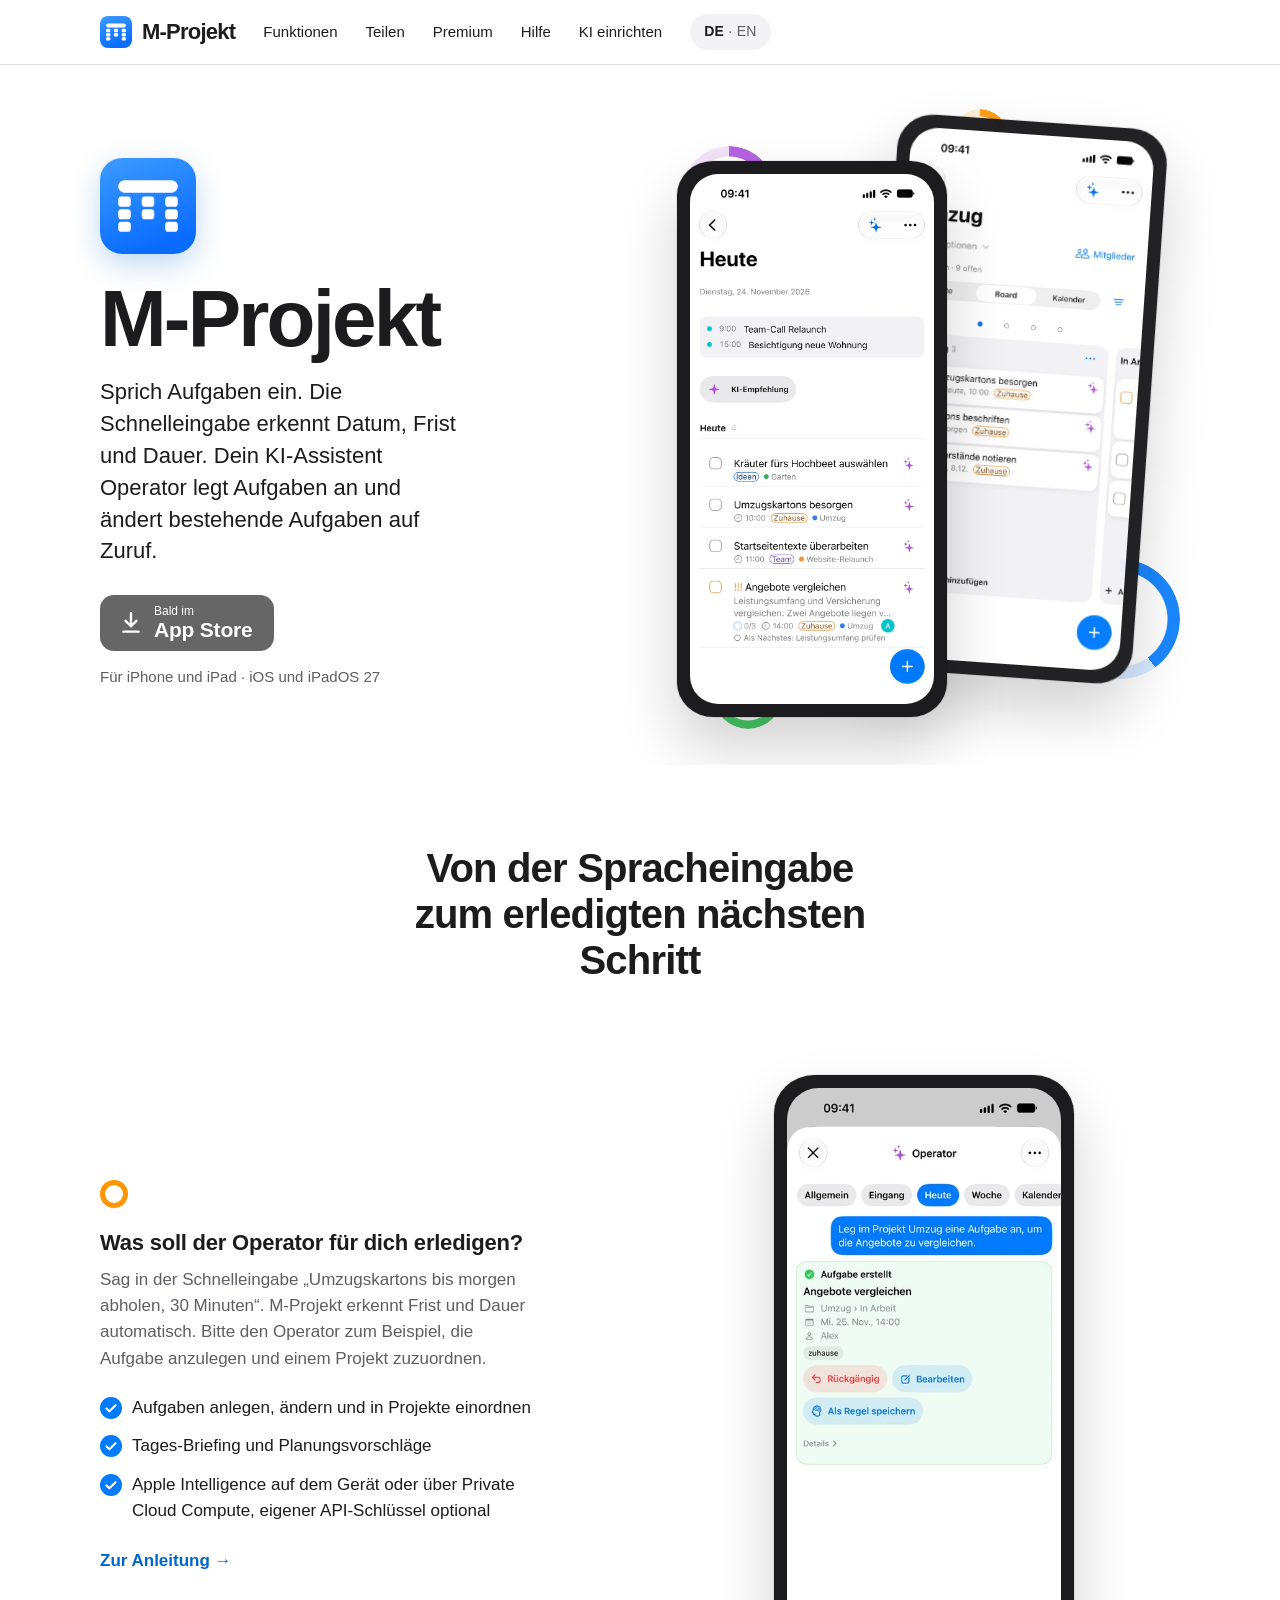
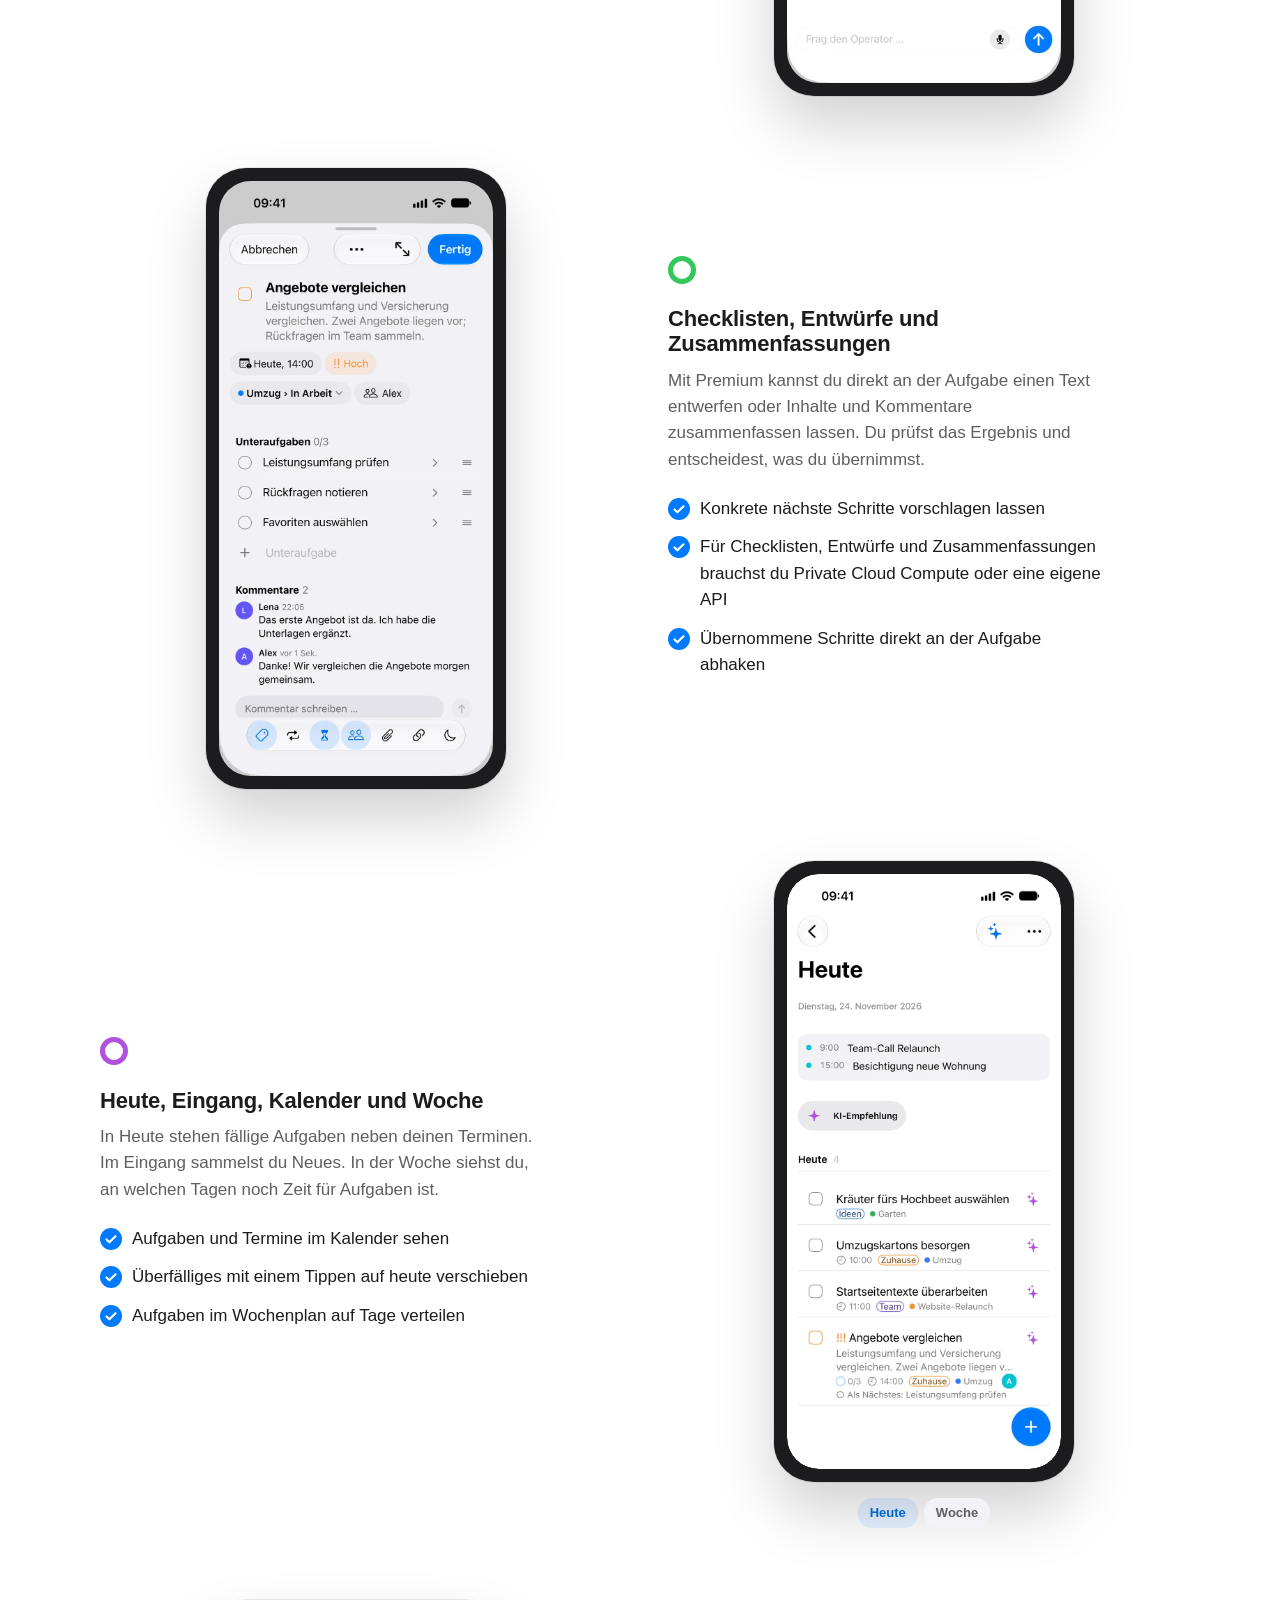
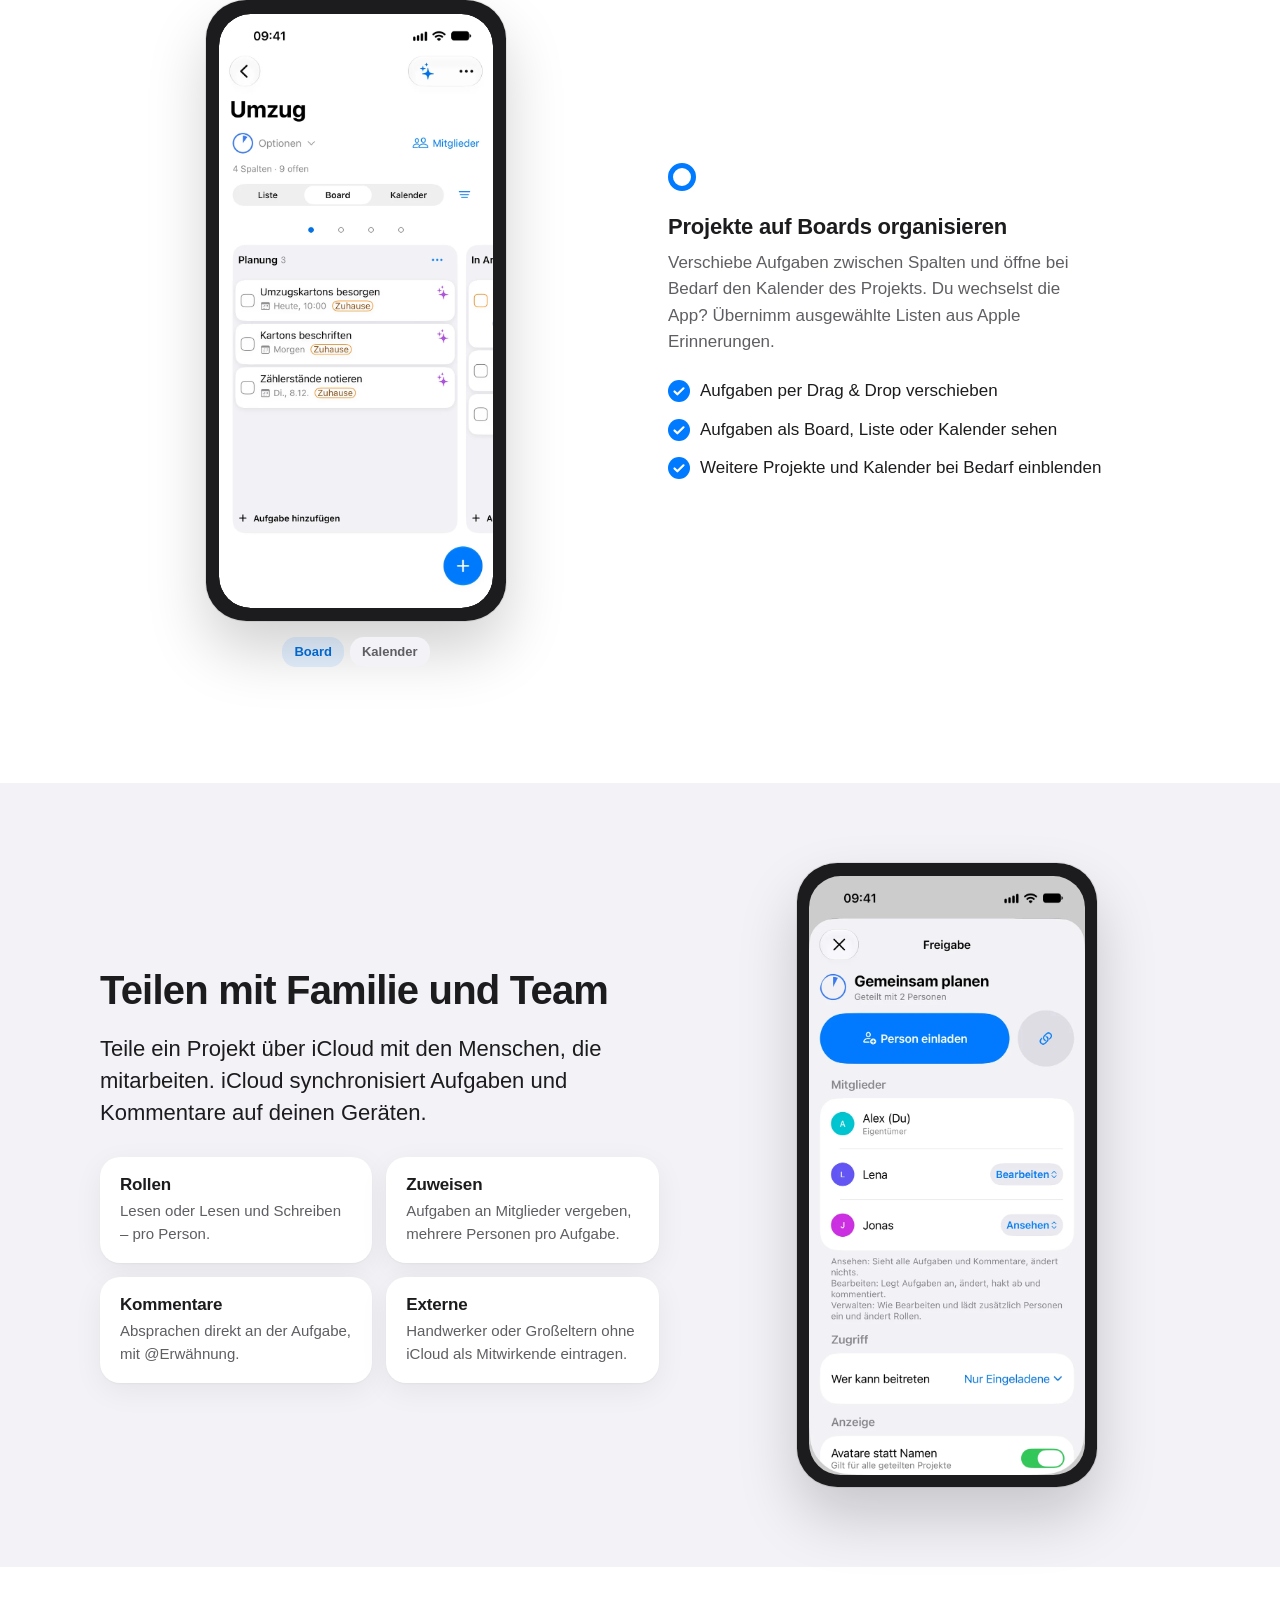
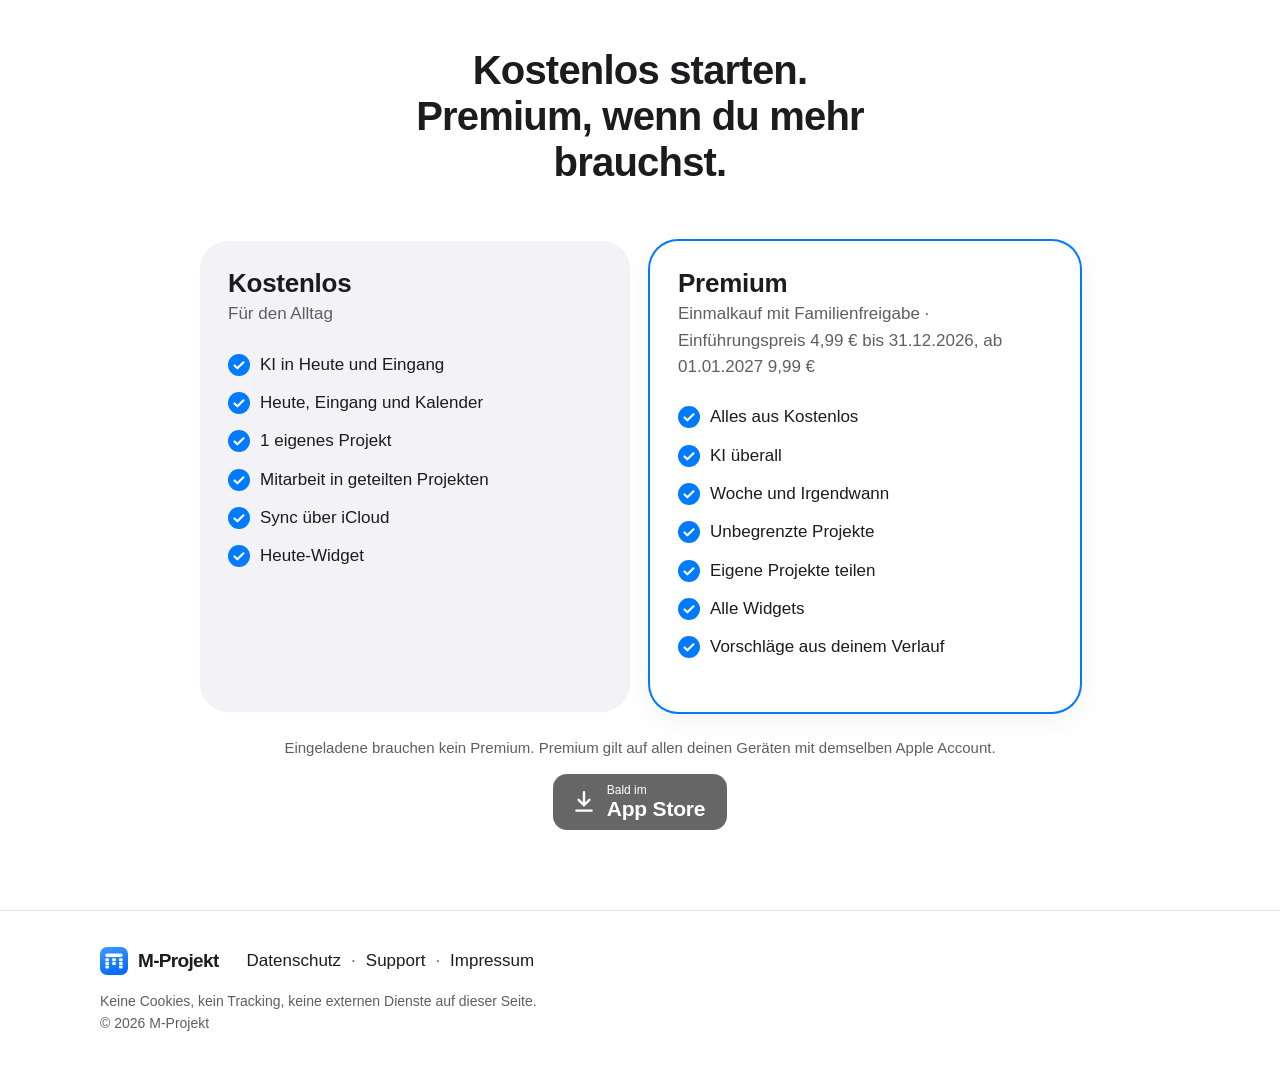
<file: index.html>
<!doctype html>
<html lang="de">
<head>
<meta charset="utf-8">
<meta name="viewport" content="width=device-width, initial-scale=1, viewport-fit=cover">
<title>M-Projekt – Aufgaben diktieren und mit KI planen</title>
<meta name="description" content="Sprich Aufgaben ein. Die Schnelleingabe erkennt Datum, Frist und Dauer. Der Operator legt Aufgaben an, ändert sie und entwirft Texte.">
<meta name="color-scheme" content="light dark">
<meta name="theme-color" content="#ffffff" media="(prefers-color-scheme: light)">
<meta name="theme-color" content="#000000" media="(prefers-color-scheme: dark)">
<link rel="icon" href="assets/app-icon.svg" type="image/svg+xml">
<link rel="apple-touch-icon" href="assets/apple-touch-icon.png">
<link rel="alternate" hreflang="en" href="en/index.html">
<link rel="stylesheet" href="assets/site.css">
<script src="assets/site.js"></script>
</head>
<body class="page-index">
<a class="skip" href="#inhalt">Zum Inhalt springen</a>
<header class="top">
<div class="wrap top-in">
<a class="brand" href="index.html" aria-label="M-Projekt"><img src="assets/app-icon.svg" alt="" width="32" height="32"><span class="wm" aria-hidden="true">M-Projekt</span></a>
<nav aria-label="Hauptnavigation"><ul class="nav"><li><a href="index.html#funktionen">Funktionen</a></li><li><a href="index.html#teilen">Teilen</a></li><li><a href="index.html#premium">Premium</a></li><li><a href="hilfe.html">Hilfe</a></li><li><a href="ki-setup.html">KI einrichten</a></li></ul></nav>
<a class="lang" href="en/index.html" hreflang="en" lang="en" aria-label="English"><span aria-hidden="true"><b>DE</b> · EN</span></a>
</div>
</header>
<main id="inhalt">
<section class="hero">
<div class="wrap hero-in">
<div class="hero-txt">
<img class="hero-icon" src="assets/app-icon.svg" alt="" width="96" height="96">
<h1 class="hero-wm"><span class="wm wm-xl">M-Projekt</span></h1>
<p class="lead">Sprich Aufgaben ein. Die Schnelleingabe erkennt Datum, Frist und Dauer. Dein KI-Assistent Operator legt Aufgaben an und ändert bestehende Aufgaben auf Zuruf.</p>
<div class="hero-cta"><span class="store soon" role="note" aria-label="M-Projekt: bald im App Store"><svg class="store-ic" viewBox="0 0 24 24" aria-hidden="true"><path d="M12 3v12m0 0l-5-5m5 5l5-5M5 20h14" fill="none" stroke="currentColor" stroke-width="2.2" stroke-linecap="round" stroke-linejoin="round"/></svg><span><small>Bald im</small><strong>App Store</strong></span></span></div>
<p class="muted small">Für iPhone und iPad · iOS und iPadOS 27</p>
</div>
<div class="hero-img"><div class="rings hero-rings" aria-hidden="true"><span style="--c:#af52de;--p:50%"></span><span style="--c:#007aff;--p:40%"></span><span style="--c:#34c759;--p:65%"></span><span style="--c:#ff9500;--p:20%"></span></div><figure class="phone back"><picture><source srcset="assets/img/board-dark.webp" media="(prefers-color-scheme: dark)"><img src="assets/img/board.webp" alt="Projekt „Umzug“ als Board mit der Spalte Planung und ihren Aufgaben." width="402" height="874" decoding="async"></picture></figure><figure class="phone front"><picture><source srcset="assets/img/heute-dark.webp" media="(prefers-color-scheme: dark)"><img src="assets/img/heute.webp" alt="M-Projekt auf dem iPhone: die Ansicht Heute mit zwei Terminen, einer KI-Empfehlung und den Aufgaben des Tages." width="402" height="874" decoding="async"></picture></figure></div>
</div>
</section>
<section class="sec" id="funktionen" aria-labelledby="h-funktionen">
<div class="wrap">
<h2 id="h-funktionen" class="sec-title">Von der Spracheingabe zum erledigten nächsten Schritt</h2>
<article class="feat reveal" id="f-ki">
<div class="feat-txt"><span class="ring-dot" style="--c:#ff9500" aria-hidden="true"></span><h3>Was soll der Operator für dich erledigen?</h3><p>Sag in der Schnelleingabe „Umzugskartons bis morgen abholen, 30 Minuten“. M-Projekt erkennt Frist und Dauer automatisch. Bitte den Operator zum Beispiel, die Aufgabe anzulegen und einem Projekt zuzuordnen.</p><ul class="ticks"><li><svg class="ck" viewBox="0 0 20 20" aria-hidden="true"><path d="M5 10.5l3.2 3.2L15 7" fill="none" stroke="currentColor" stroke-width="2.4" stroke-linecap="round" stroke-linejoin="round"/></svg>Aufgaben anlegen, ändern und in Projekte einordnen</li><li><svg class="ck" viewBox="0 0 20 20" aria-hidden="true"><path d="M5 10.5l3.2 3.2L15 7" fill="none" stroke="currentColor" stroke-width="2.4" stroke-linecap="round" stroke-linejoin="round"/></svg>Tages-Briefing und Planungsvorschläge</li><li><svg class="ck" viewBox="0 0 20 20" aria-hidden="true"><path d="M5 10.5l3.2 3.2L15 7" fill="none" stroke="currentColor" stroke-width="2.4" stroke-linecap="round" stroke-linejoin="round"/></svg>Apple Intelligence auf dem Gerät oder über Private Cloud Compute, eigener API-Schlüssel optional</li></ul><p><a class="link" href="ki-setup.html">Zur Anleitung →</a></p></div>
<div class="feat-img"><figure class="phone "><picture><img src="assets/img/ki-vorschlag.webp" alt="Operator hat eine Aufgabe angelegt, mit Rückgängig und Bearbeiten." width="402" height="874" loading="lazy" decoding="async"></picture></figure></div></article>
<article class="feat reveal rev" id="f-unteraufgaben">
<div class="feat-txt"><span class="ring-dot" style="--c:#34c759" aria-hidden="true"></span><h3>Checklisten, Entwürfe und Zusammenfassungen</h3><p>Mit Premium kannst du direkt an der Aufgabe einen Text entwerfen oder Inhalte und Kommentare zusammenfassen lassen. Du prüfst das Ergebnis und entscheidest, was du übernimmst.</p><ul class="ticks"><li><svg class="ck" viewBox="0 0 20 20" aria-hidden="true"><path d="M5 10.5l3.2 3.2L15 7" fill="none" stroke="currentColor" stroke-width="2.4" stroke-linecap="round" stroke-linejoin="round"/></svg>Konkrete nächste Schritte vorschlagen lassen</li><li><svg class="ck" viewBox="0 0 20 20" aria-hidden="true"><path d="M5 10.5l3.2 3.2L15 7" fill="none" stroke="currentColor" stroke-width="2.4" stroke-linecap="round" stroke-linejoin="round"/></svg>Für Checklisten, Entwürfe und Zusammenfassungen brauchst du Private Cloud Compute oder eine eigene API</li><li><svg class="ck" viewBox="0 0 20 20" aria-hidden="true"><path d="M5 10.5l3.2 3.2L15 7" fill="none" stroke="currentColor" stroke-width="2.4" stroke-linecap="round" stroke-linejoin="round"/></svg>Übernommene Schritte direkt an der Aufgabe abhaken</li></ul></div>
<div class="feat-img"><figure class="phone "><picture><source srcset="assets/img/unteraufgaben-dark.webp" media="(prefers-color-scheme: dark)"><img src="assets/img/unteraufgaben.webp" alt="Eine geöffnete Aufgabe mit drei Unteraufgaben und Kommentaren." width="402" height="874" loading="lazy" decoding="async"></picture></figure></div></article>
<article class="feat reveal" id="f-heute">
<div class="feat-txt"><span class="ring-dot" style="--c:#af52de" aria-hidden="true"></span><h3>Heute, Eingang, Kalender und Woche</h3><p>In Heute stehen fällige Aufgaben neben deinen Terminen. Im Eingang sammelst du Neues. In der Woche siehst du, an welchen Tagen noch Zeit für Aufgaben ist.</p><ul class="ticks"><li><svg class="ck" viewBox="0 0 20 20" aria-hidden="true"><path d="M5 10.5l3.2 3.2L15 7" fill="none" stroke="currentColor" stroke-width="2.4" stroke-linecap="round" stroke-linejoin="round"/></svg>Aufgaben und Termine im Kalender sehen</li><li><svg class="ck" viewBox="0 0 20 20" aria-hidden="true"><path d="M5 10.5l3.2 3.2L15 7" fill="none" stroke="currentColor" stroke-width="2.4" stroke-linecap="round" stroke-linejoin="round"/></svg>Überfälliges mit einem Tippen auf heute verschieben</li><li><svg class="ck" viewBox="0 0 20 20" aria-hidden="true"><path d="M5 10.5l3.2 3.2L15 7" fill="none" stroke="currentColor" stroke-width="2.4" stroke-linecap="round" stroke-linejoin="round"/></svg>Aufgaben im Wochenplan auf Tage verteilen</li></ul></div>
<div class="feat-img"><figure class="phone cycle"><div class="screen"><picture class="layer l0"><source srcset="assets/img/heute-dark.webp" media="(prefers-color-scheme: dark)"><img src="assets/img/heute.webp" alt="M-Projekt auf dem iPhone: die Ansicht Heute mit zwei Terminen, einer KI-Empfehlung und den Aufgaben des Tages." width="402" height="874" loading="lazy" decoding="async"></picture><picture class="layer l1"><source srcset="assets/img/woche-dark.webp" media="(prefers-color-scheme: dark)"><img src="assets/img/woche.webp" alt="" width="402" height="874" loading="lazy" decoding="async"></picture></div></figure><div class="cyc-labels" aria-hidden="true"><span class="cyc-l l0">Heute</span><span class="cyc-l l1">Woche</span></div></div></article>
<article class="feat reveal rev" id="f-projekte">
<div class="feat-txt"><span class="ring-dot" style="--c:#007aff" aria-hidden="true"></span><h3>Projekte auf Boards organisieren</h3><p>Verschiebe Aufgaben zwischen Spalten und öffne bei Bedarf den Kalender des Projekts. Du wechselst die App? Übernimm ausgewählte Listen aus Apple Erinnerungen.</p><ul class="ticks"><li><svg class="ck" viewBox="0 0 20 20" aria-hidden="true"><path d="M5 10.5l3.2 3.2L15 7" fill="none" stroke="currentColor" stroke-width="2.4" stroke-linecap="round" stroke-linejoin="round"/></svg>Aufgaben per Drag & Drop verschieben</li><li><svg class="ck" viewBox="0 0 20 20" aria-hidden="true"><path d="M5 10.5l3.2 3.2L15 7" fill="none" stroke="currentColor" stroke-width="2.4" stroke-linecap="round" stroke-linejoin="round"/></svg>Aufgaben als Board, Liste oder Kalender sehen</li><li><svg class="ck" viewBox="0 0 20 20" aria-hidden="true"><path d="M5 10.5l3.2 3.2L15 7" fill="none" stroke="currentColor" stroke-width="2.4" stroke-linecap="round" stroke-linejoin="round"/></svg>Weitere Projekte und Kalender bei Bedarf einblenden</li></ul></div>
<div class="feat-img"><figure class="phone cycle"><div class="screen"><picture class="layer l0"><source srcset="assets/img/board-dark.webp" media="(prefers-color-scheme: dark)"><img src="assets/img/board.webp" alt="Projekt „Umzug“ als Board mit der Spalte Planung und ihren Aufgaben." width="402" height="874" loading="lazy" decoding="async"></picture><picture class="layer l1"><source srcset="assets/img/kalender-dark.webp" media="(prefers-color-scheme: dark)"><img src="assets/img/kalender.webp" alt="" width="402" height="874" loading="lazy" decoding="async"></picture></div></figure><div class="cyc-labels" aria-hidden="true"><span class="cyc-l l0">Board</span><span class="cyc-l l1">Kalender</span></div></div></article>
</div>
</section>
<section class="sec alt" id="teilen" aria-labelledby="h-teilen">
<div class="wrap share">
<div class="share-txt"><h2 id="h-teilen">Teilen mit Familie und Team</h2><p class="lead">Teile ein Projekt über iCloud mit den Menschen, die mitarbeiten. iCloud synchronisiert Aufgaben und Kommentare auf deinen Geräten.</p><ul class="share-grid"><li class="reveal" style="--d:0ms"><h3>Rollen</h3><p>Lesen oder Lesen und Schreiben – pro Person.</p></li><li class="reveal" style="--d:90ms"><h3>Zuweisen</h3><p>Aufgaben an Mitglieder vergeben, mehrere Personen pro Aufgabe.</p></li><li class="reveal" style="--d:180ms"><h3>Kommentare</h3><p>Absprachen direkt an der Aufgabe, mit @Erwähnung.</p></li><li class="reveal" style="--d:270ms"><h3>Externe</h3><p>Handwerker oder Großeltern ohne iCloud als Mitwirkende eintragen.</p></li></ul></div>
<div class="share-img reveal"><figure class="phone "><picture><source srcset="assets/img/teilen-dark.webp" media="(prefers-color-scheme: dark)"><img src="assets/img/teilen.webp" alt="Das Freigabe-Sheet eines Projekts mit Mitgliedern und ihren Rollen." width="402" height="874" loading="lazy" decoding="async"></picture></figure></div>
</div>
</section>
<section class="sec" id="premium" aria-labelledby="h-premium">
<div class="wrap">
<h2 id="h-premium" class="sec-title">Kostenlos starten. Premium, wenn du mehr brauchst.</h2>
<div class="plans">
<div class="plan reveal"><h3>Kostenlos</h3><p class="muted">Für den Alltag</p><ul class="ticks"><li><svg class="ck" viewBox="0 0 20 20" aria-hidden="true"><path d="M5 10.5l3.2 3.2L15 7" fill="none" stroke="currentColor" stroke-width="2.4" stroke-linecap="round" stroke-linejoin="round"/></svg>KI in Heute und Eingang</li><li><svg class="ck" viewBox="0 0 20 20" aria-hidden="true"><path d="M5 10.5l3.2 3.2L15 7" fill="none" stroke="currentColor" stroke-width="2.4" stroke-linecap="round" stroke-linejoin="round"/></svg>Heute, Eingang und Kalender</li><li><svg class="ck" viewBox="0 0 20 20" aria-hidden="true"><path d="M5 10.5l3.2 3.2L15 7" fill="none" stroke="currentColor" stroke-width="2.4" stroke-linecap="round" stroke-linejoin="round"/></svg>1 eigenes Projekt</li><li><svg class="ck" viewBox="0 0 20 20" aria-hidden="true"><path d="M5 10.5l3.2 3.2L15 7" fill="none" stroke="currentColor" stroke-width="2.4" stroke-linecap="round" stroke-linejoin="round"/></svg>Mitarbeit in geteilten Projekten</li><li><svg class="ck" viewBox="0 0 20 20" aria-hidden="true"><path d="M5 10.5l3.2 3.2L15 7" fill="none" stroke="currentColor" stroke-width="2.4" stroke-linecap="round" stroke-linejoin="round"/></svg>Sync über iCloud</li><li><svg class="ck" viewBox="0 0 20 20" aria-hidden="true"><path d="M5 10.5l3.2 3.2L15 7" fill="none" stroke="currentColor" stroke-width="2.4" stroke-linecap="round" stroke-linejoin="round"/></svg>Heute-Widget</li></ul></div>
<div class="plan pro reveal" style="--d:120ms"><h3>Premium</h3><p class="muted">Einmalkauf mit Familienfreigabe · Einführungspreis 4,99 € bis 31.12.2026, ab 01.01.2027 9,99 €</p><ul class="ticks"><li><svg class="ck" viewBox="0 0 20 20" aria-hidden="true"><path d="M5 10.5l3.2 3.2L15 7" fill="none" stroke="currentColor" stroke-width="2.4" stroke-linecap="round" stroke-linejoin="round"/></svg>Alles aus Kostenlos</li><li><svg class="ck" viewBox="0 0 20 20" aria-hidden="true"><path d="M5 10.5l3.2 3.2L15 7" fill="none" stroke="currentColor" stroke-width="2.4" stroke-linecap="round" stroke-linejoin="round"/></svg>KI überall</li><li><svg class="ck" viewBox="0 0 20 20" aria-hidden="true"><path d="M5 10.5l3.2 3.2L15 7" fill="none" stroke="currentColor" stroke-width="2.4" stroke-linecap="round" stroke-linejoin="round"/></svg>Woche und Irgendwann</li><li><svg class="ck" viewBox="0 0 20 20" aria-hidden="true"><path d="M5 10.5l3.2 3.2L15 7" fill="none" stroke="currentColor" stroke-width="2.4" stroke-linecap="round" stroke-linejoin="round"/></svg>Unbegrenzte Projekte</li><li><svg class="ck" viewBox="0 0 20 20" aria-hidden="true"><path d="M5 10.5l3.2 3.2L15 7" fill="none" stroke="currentColor" stroke-width="2.4" stroke-linecap="round" stroke-linejoin="round"/></svg>Eigene Projekte teilen</li><li><svg class="ck" viewBox="0 0 20 20" aria-hidden="true"><path d="M5 10.5l3.2 3.2L15 7" fill="none" stroke="currentColor" stroke-width="2.4" stroke-linecap="round" stroke-linejoin="round"/></svg>Alle Widgets</li><li><svg class="ck" viewBox="0 0 20 20" aria-hidden="true"><path d="M5 10.5l3.2 3.2L15 7" fill="none" stroke="currentColor" stroke-width="2.4" stroke-linecap="round" stroke-linejoin="round"/></svg>Vorschläge aus deinem Verlauf</li></ul></div>
</div>
<p class="muted center small">Eingeladene brauchen kein Premium. Premium gilt auf allen deinen Geräten mit demselben Apple Account.</p>
<div class="center"><span class="store soon" role="note" aria-label="M-Projekt: bald im App Store"><svg class="store-ic" viewBox="0 0 24 24" aria-hidden="true"><path d="M12 3v12m0 0l-5-5m5 5l5-5M5 20h14" fill="none" stroke="currentColor" stroke-width="2.2" stroke-linecap="round" stroke-linejoin="round"/></svg><span><small>Bald im</small><strong>App Store</strong></span></span></div>
</div>
</section>
</main>
<footer class="foot">
<div class="wrap foot-in">
<div class="foot-brand"><img src="assets/app-icon.svg" alt="" width="28" height="28"><span class="wm wm-s" aria-hidden="true">M-Projekt</span><span class="vh">M-Projekt</span></div>
<nav aria-label="Footer"><ul class="foot-nav"><li><a href="datenschutz.html">Datenschutz</a></li><li><a href="hilfe.html">Support</a></li><li><a href="impressum.html">Impressum</a></li></ul></nav>
<p class="foot-note">Keine Cookies, kein Tracking, keine externen Dienste auf dieser Seite.<br>© 2026 M-Projekt</p>
</div>
</footer>
</body>
</html>
</file>
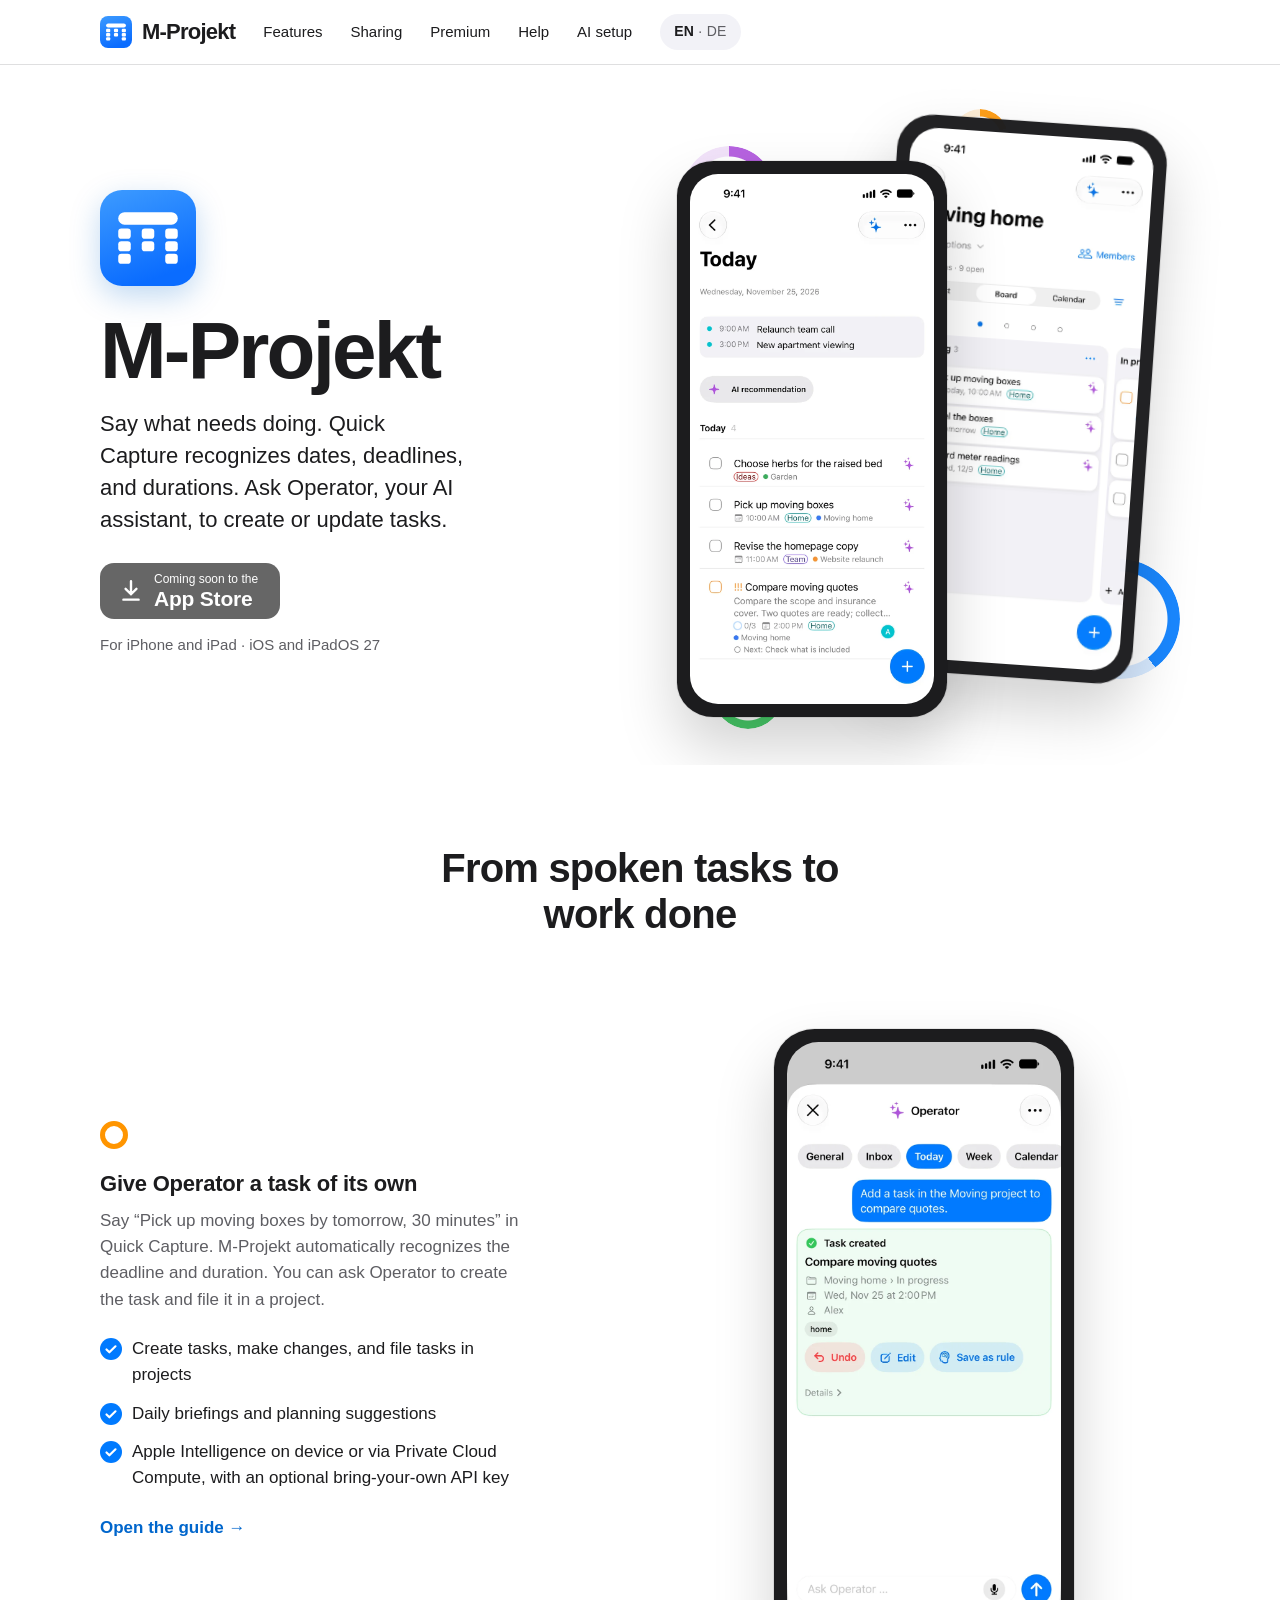
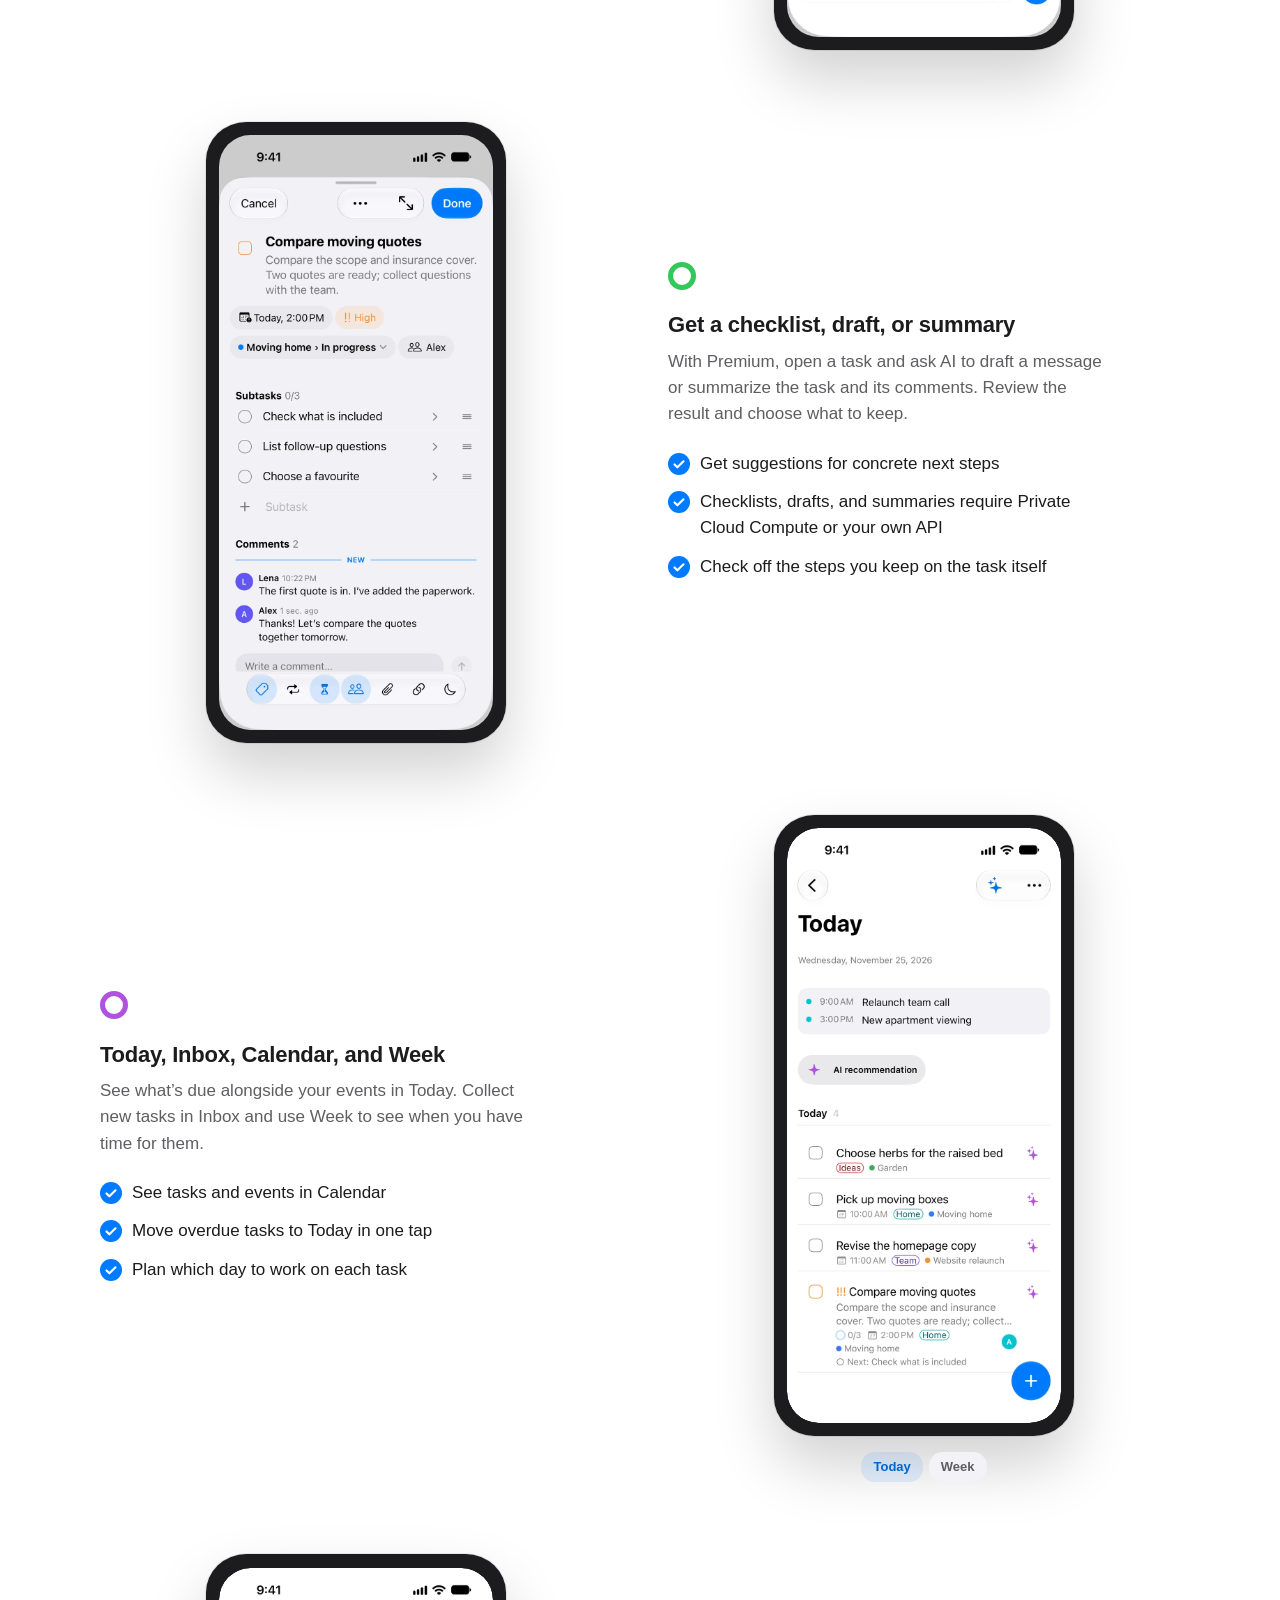
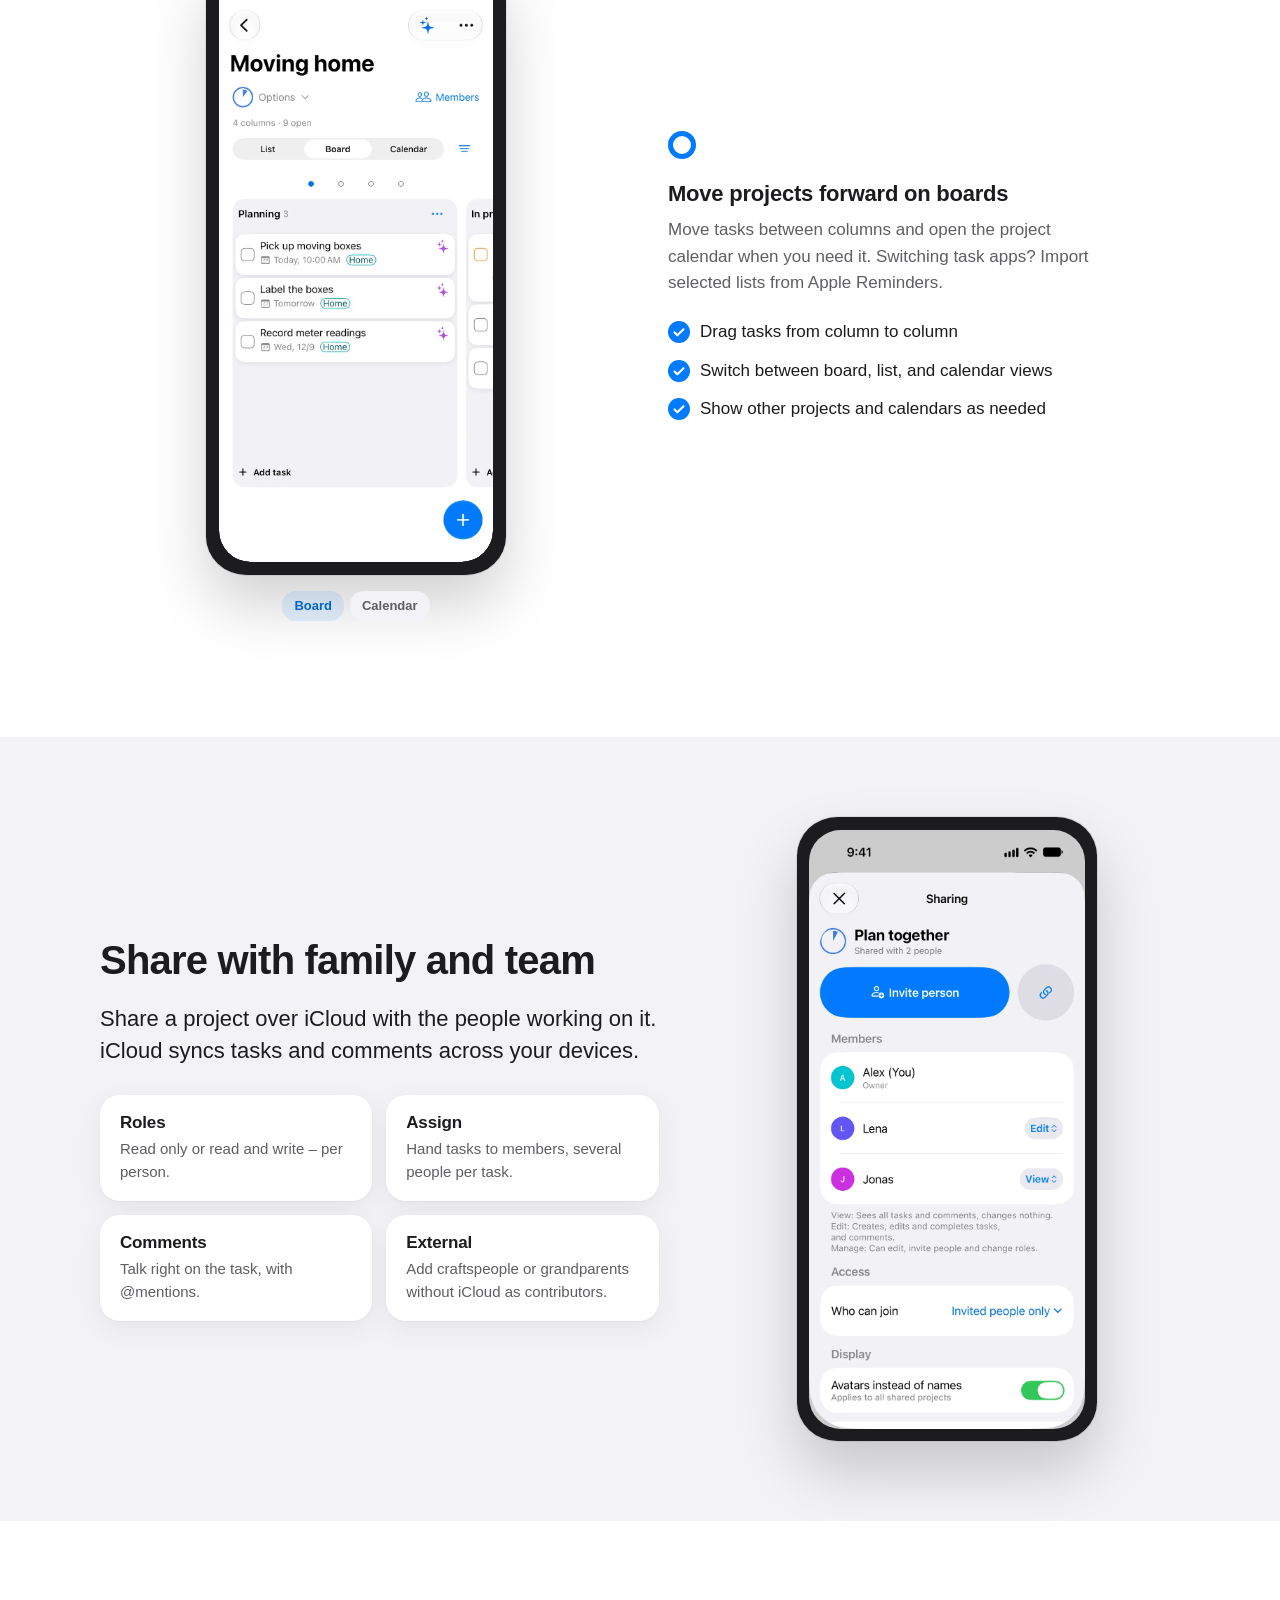
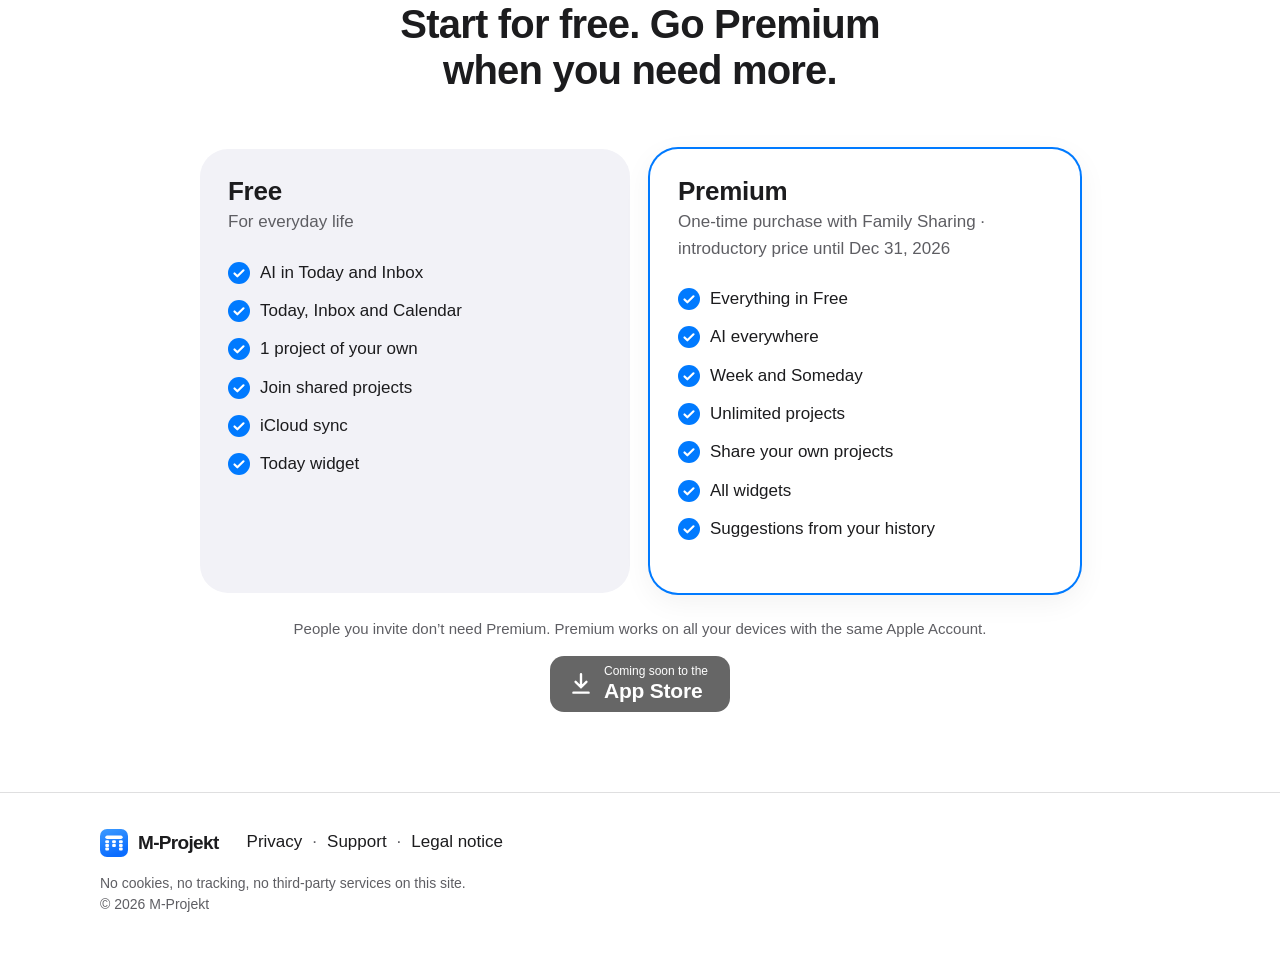
<file: en/index.html>
<!doctype html>
<html lang="en">
<head>
<meta charset="utf-8">
<meta name="viewport" content="width=device-width, initial-scale=1, viewport-fit=cover">
<title>M-Projekt – Dictate tasks and plan with AI</title>
<meta name="description" content="Dictate tasks and let Quick Capture recognize dates, deadlines, and durations. Ask Operator to create tasks, make changes, and draft text.">
<meta name="color-scheme" content="light dark">
<meta name="theme-color" content="#ffffff" media="(prefers-color-scheme: light)">
<meta name="theme-color" content="#000000" media="(prefers-color-scheme: dark)">
<link rel="icon" href="../assets/app-icon.svg" type="image/svg+xml">
<link rel="apple-touch-icon" href="../assets/apple-touch-icon.png">
<link rel="alternate" hreflang="de" href="../index.html">
<link rel="stylesheet" href="../assets/site.css">
<script src="../assets/site.js"></script>
</head>
<body class="page-index">
<a class="skip" href="#inhalt">Skip to content</a>
<header class="top">
<div class="wrap top-in">
<a class="brand" href="index.html" aria-label="M-Projekt"><img src="../assets/app-icon.svg" alt="" width="32" height="32"><span class="wm" aria-hidden="true">M-Projekt</span></a>
<nav aria-label="Main navigation"><ul class="nav"><li><a href="index.html#funktionen">Features</a></li><li><a href="index.html#teilen">Sharing</a></li><li><a href="index.html#premium">Premium</a></li><li><a href="hilfe.html">Help</a></li><li><a href="ki-setup.html">AI setup</a></li></ul></nav>
<a class="lang" href="../index.html" hreflang="de" lang="de" aria-label="Deutsch"><span aria-hidden="true"><b>EN</b> · DE</span></a>
</div>
</header>
<main id="inhalt">
<section class="hero">
<div class="wrap hero-in">
<div class="hero-txt">
<img class="hero-icon" src="../assets/app-icon.svg" alt="" width="96" height="96">
<h1 class="hero-wm"><span class="wm wm-xl">M-Projekt</span></h1>
<p class="lead">Say what needs doing. Quick Capture recognizes dates, deadlines, and durations. Ask Operator, your AI assistant, to create or update tasks.</p>
<div class="hero-cta"><span class="store soon" role="note" aria-label="M-Projekt: coming soon to the App Store"><svg class="store-ic" viewBox="0 0 24 24" aria-hidden="true"><path d="M12 3v12m0 0l-5-5m5 5l5-5M5 20h14" fill="none" stroke="currentColor" stroke-width="2.2" stroke-linecap="round" stroke-linejoin="round"/></svg><span><small>Coming soon to the</small><strong>App Store</strong></span></span></div>
<p class="muted small">For iPhone and iPad · iOS and iPadOS 27</p>
</div>
<div class="hero-img"><div class="rings hero-rings" aria-hidden="true"><span style="--c:#af52de;--p:50%"></span><span style="--c:#007aff;--p:40%"></span><span style="--c:#34c759;--p:65%"></span><span style="--c:#ff9500;--p:20%"></span></div><figure class="phone back"><picture><source srcset="../assets/img/en/board-dark.webp" media="(prefers-color-scheme: dark)"><img src="../assets/img/en/board.webp" alt="The “Moving home” project as a board with the Planning column and its tasks." width="402" height="874" decoding="async"></picture></figure><figure class="phone front"><picture><source srcset="../assets/img/en/heute-dark.webp" media="(prefers-color-scheme: dark)"><img src="../assets/img/en/heute.webp" alt="M-Projekt on iPhone: the Today view with two events, an AI recommendation and the day’s tasks." width="402" height="874" decoding="async"></picture></figure></div>
</div>
</section>
<section class="sec" id="funktionen" aria-labelledby="h-funktionen">
<div class="wrap">
<h2 id="h-funktionen" class="sec-title">From spoken tasks to work done</h2>
<article class="feat reveal" id="f-ki">
<div class="feat-txt"><span class="ring-dot" style="--c:#ff9500" aria-hidden="true"></span><h3>Give Operator a task of its own</h3><p>Say “Pick up moving boxes by tomorrow, 30 minutes” in Quick Capture. M-Projekt automatically recognizes the deadline and duration. You can ask Operator to create the task and file it in a project.</p><ul class="ticks"><li><svg class="ck" viewBox="0 0 20 20" aria-hidden="true"><path d="M5 10.5l3.2 3.2L15 7" fill="none" stroke="currentColor" stroke-width="2.4" stroke-linecap="round" stroke-linejoin="round"/></svg>Create tasks, make changes, and file tasks in projects</li><li><svg class="ck" viewBox="0 0 20 20" aria-hidden="true"><path d="M5 10.5l3.2 3.2L15 7" fill="none" stroke="currentColor" stroke-width="2.4" stroke-linecap="round" stroke-linejoin="round"/></svg>Daily briefings and planning suggestions</li><li><svg class="ck" viewBox="0 0 20 20" aria-hidden="true"><path d="M5 10.5l3.2 3.2L15 7" fill="none" stroke="currentColor" stroke-width="2.4" stroke-linecap="round" stroke-linejoin="round"/></svg>Apple Intelligence on device or via Private Cloud Compute, with an optional bring-your-own API key</li></ul><p><a class="link" href="ki-setup.html">Open the guide →</a></p></div>
<div class="feat-img"><figure class="phone "><picture><img src="../assets/img/en/ki-vorschlag.webp" alt="Operator created a task, with undo and edit." width="402" height="874" loading="lazy" decoding="async"></picture></figure></div></article>
<article class="feat reveal rev" id="f-unteraufgaben">
<div class="feat-txt"><span class="ring-dot" style="--c:#34c759" aria-hidden="true"></span><h3>Get a checklist, draft, or summary</h3><p>With Premium, open a task and ask AI to draft a message or summarize the task and its comments. Review the result and choose what to keep.</p><ul class="ticks"><li><svg class="ck" viewBox="0 0 20 20" aria-hidden="true"><path d="M5 10.5l3.2 3.2L15 7" fill="none" stroke="currentColor" stroke-width="2.4" stroke-linecap="round" stroke-linejoin="round"/></svg>Get suggestions for concrete next steps</li><li><svg class="ck" viewBox="0 0 20 20" aria-hidden="true"><path d="M5 10.5l3.2 3.2L15 7" fill="none" stroke="currentColor" stroke-width="2.4" stroke-linecap="round" stroke-linejoin="round"/></svg>Checklists, drafts, and summaries require Private Cloud Compute or your own API</li><li><svg class="ck" viewBox="0 0 20 20" aria-hidden="true"><path d="M5 10.5l3.2 3.2L15 7" fill="none" stroke="currentColor" stroke-width="2.4" stroke-linecap="round" stroke-linejoin="round"/></svg>Check off the steps you keep on the task itself</li></ul></div>
<div class="feat-img"><figure class="phone "><picture><source srcset="../assets/img/en/unteraufgaben-dark.webp" media="(prefers-color-scheme: dark)"><img src="../assets/img/en/unteraufgaben.webp" alt="An open task with three subtasks and comments." width="402" height="874" loading="lazy" decoding="async"></picture></figure></div></article>
<article class="feat reveal" id="f-heute">
<div class="feat-txt"><span class="ring-dot" style="--c:#af52de" aria-hidden="true"></span><h3>Today, Inbox, Calendar, and Week</h3><p>See what’s due alongside your events in Today. Collect new tasks in Inbox and use Week to see when you have time for them.</p><ul class="ticks"><li><svg class="ck" viewBox="0 0 20 20" aria-hidden="true"><path d="M5 10.5l3.2 3.2L15 7" fill="none" stroke="currentColor" stroke-width="2.4" stroke-linecap="round" stroke-linejoin="round"/></svg>See tasks and events in Calendar</li><li><svg class="ck" viewBox="0 0 20 20" aria-hidden="true"><path d="M5 10.5l3.2 3.2L15 7" fill="none" stroke="currentColor" stroke-width="2.4" stroke-linecap="round" stroke-linejoin="round"/></svg>Move overdue tasks to Today in one tap</li><li><svg class="ck" viewBox="0 0 20 20" aria-hidden="true"><path d="M5 10.5l3.2 3.2L15 7" fill="none" stroke="currentColor" stroke-width="2.4" stroke-linecap="round" stroke-linejoin="round"/></svg>Plan which day to work on each task</li></ul></div>
<div class="feat-img"><figure class="phone cycle"><div class="screen"><picture class="layer l0"><source srcset="../assets/img/en/heute-dark.webp" media="(prefers-color-scheme: dark)"><img src="../assets/img/en/heute.webp" alt="M-Projekt on iPhone: the Today view with two events, an AI recommendation and the day’s tasks." width="402" height="874" loading="lazy" decoding="async"></picture><picture class="layer l1"><source srcset="../assets/img/en/woche-dark.webp" media="(prefers-color-scheme: dark)"><img src="../assets/img/en/woche.webp" alt="" width="402" height="874" loading="lazy" decoding="async"></picture></div></figure><div class="cyc-labels" aria-hidden="true"><span class="cyc-l l0">Today</span><span class="cyc-l l1">Week</span></div></div></article>
<article class="feat reveal rev" id="f-projekte">
<div class="feat-txt"><span class="ring-dot" style="--c:#007aff" aria-hidden="true"></span><h3>Move projects forward on boards</h3><p>Move tasks between columns and open the project calendar when you need it. Switching task apps? Import selected lists from Apple Reminders.</p><ul class="ticks"><li><svg class="ck" viewBox="0 0 20 20" aria-hidden="true"><path d="M5 10.5l3.2 3.2L15 7" fill="none" stroke="currentColor" stroke-width="2.4" stroke-linecap="round" stroke-linejoin="round"/></svg>Drag tasks from column to column</li><li><svg class="ck" viewBox="0 0 20 20" aria-hidden="true"><path d="M5 10.5l3.2 3.2L15 7" fill="none" stroke="currentColor" stroke-width="2.4" stroke-linecap="round" stroke-linejoin="round"/></svg>Switch between board, list, and calendar views</li><li><svg class="ck" viewBox="0 0 20 20" aria-hidden="true"><path d="M5 10.5l3.2 3.2L15 7" fill="none" stroke="currentColor" stroke-width="2.4" stroke-linecap="round" stroke-linejoin="round"/></svg>Show other projects and calendars as needed</li></ul></div>
<div class="feat-img"><figure class="phone cycle"><div class="screen"><picture class="layer l0"><source srcset="../assets/img/en/board-dark.webp" media="(prefers-color-scheme: dark)"><img src="../assets/img/en/board.webp" alt="The “Moving home” project as a board with the Planning column and its tasks." width="402" height="874" loading="lazy" decoding="async"></picture><picture class="layer l1"><source srcset="../assets/img/en/kalender-dark.webp" media="(prefers-color-scheme: dark)"><img src="../assets/img/en/kalender.webp" alt="" width="402" height="874" loading="lazy" decoding="async"></picture></div></figure><div class="cyc-labels" aria-hidden="true"><span class="cyc-l l0">Board</span><span class="cyc-l l1">Calendar</span></div></div></article>
</div>
</section>
<section class="sec alt" id="teilen" aria-labelledby="h-teilen">
<div class="wrap share">
<div class="share-txt"><h2 id="h-teilen">Share with family and team</h2><p class="lead">Share a project over iCloud with the people working on it. iCloud syncs tasks and comments across your devices.</p><ul class="share-grid"><li class="reveal" style="--d:0ms"><h3>Roles</h3><p>Read only or read and write – per person.</p></li><li class="reveal" style="--d:90ms"><h3>Assign</h3><p>Hand tasks to members, several people per task.</p></li><li class="reveal" style="--d:180ms"><h3>Comments</h3><p>Talk right on the task, with @mentions.</p></li><li class="reveal" style="--d:270ms"><h3>External</h3><p>Add craftspeople or grandparents without iCloud as contributors.</p></li></ul></div>
<div class="share-img reveal"><figure class="phone "><picture><source srcset="../assets/img/en/teilen-dark.webp" media="(prefers-color-scheme: dark)"><img src="../assets/img/en/teilen.webp" alt="A project’s sharing sheet with members and their roles." width="402" height="874" loading="lazy" decoding="async"></picture></figure></div>
</div>
</section>
<section class="sec" id="premium" aria-labelledby="h-premium">
<div class="wrap">
<h2 id="h-premium" class="sec-title">Start for free. Go Premium when you need more.</h2>
<div class="plans">
<div class="plan reveal"><h3>Free</h3><p class="muted">For everyday life</p><ul class="ticks"><li><svg class="ck" viewBox="0 0 20 20" aria-hidden="true"><path d="M5 10.5l3.2 3.2L15 7" fill="none" stroke="currentColor" stroke-width="2.4" stroke-linecap="round" stroke-linejoin="round"/></svg>AI in Today and Inbox</li><li><svg class="ck" viewBox="0 0 20 20" aria-hidden="true"><path d="M5 10.5l3.2 3.2L15 7" fill="none" stroke="currentColor" stroke-width="2.4" stroke-linecap="round" stroke-linejoin="round"/></svg>Today, Inbox and Calendar</li><li><svg class="ck" viewBox="0 0 20 20" aria-hidden="true"><path d="M5 10.5l3.2 3.2L15 7" fill="none" stroke="currentColor" stroke-width="2.4" stroke-linecap="round" stroke-linejoin="round"/></svg>1 project of your own</li><li><svg class="ck" viewBox="0 0 20 20" aria-hidden="true"><path d="M5 10.5l3.2 3.2L15 7" fill="none" stroke="currentColor" stroke-width="2.4" stroke-linecap="round" stroke-linejoin="round"/></svg>Join shared projects</li><li><svg class="ck" viewBox="0 0 20 20" aria-hidden="true"><path d="M5 10.5l3.2 3.2L15 7" fill="none" stroke="currentColor" stroke-width="2.4" stroke-linecap="round" stroke-linejoin="round"/></svg>iCloud sync</li><li><svg class="ck" viewBox="0 0 20 20" aria-hidden="true"><path d="M5 10.5l3.2 3.2L15 7" fill="none" stroke="currentColor" stroke-width="2.4" stroke-linecap="round" stroke-linejoin="round"/></svg>Today widget</li></ul></div>
<div class="plan pro reveal" style="--d:120ms"><h3>Premium</h3><p class="muted">One-time purchase with Family Sharing · introductory price until Dec 31, 2026</p><ul class="ticks"><li><svg class="ck" viewBox="0 0 20 20" aria-hidden="true"><path d="M5 10.5l3.2 3.2L15 7" fill="none" stroke="currentColor" stroke-width="2.4" stroke-linecap="round" stroke-linejoin="round"/></svg>Everything in Free</li><li><svg class="ck" viewBox="0 0 20 20" aria-hidden="true"><path d="M5 10.5l3.2 3.2L15 7" fill="none" stroke="currentColor" stroke-width="2.4" stroke-linecap="round" stroke-linejoin="round"/></svg>AI everywhere</li><li><svg class="ck" viewBox="0 0 20 20" aria-hidden="true"><path d="M5 10.5l3.2 3.2L15 7" fill="none" stroke="currentColor" stroke-width="2.4" stroke-linecap="round" stroke-linejoin="round"/></svg>Week and Someday</li><li><svg class="ck" viewBox="0 0 20 20" aria-hidden="true"><path d="M5 10.5l3.2 3.2L15 7" fill="none" stroke="currentColor" stroke-width="2.4" stroke-linecap="round" stroke-linejoin="round"/></svg>Unlimited projects</li><li><svg class="ck" viewBox="0 0 20 20" aria-hidden="true"><path d="M5 10.5l3.2 3.2L15 7" fill="none" stroke="currentColor" stroke-width="2.4" stroke-linecap="round" stroke-linejoin="round"/></svg>Share your own projects</li><li><svg class="ck" viewBox="0 0 20 20" aria-hidden="true"><path d="M5 10.5l3.2 3.2L15 7" fill="none" stroke="currentColor" stroke-width="2.4" stroke-linecap="round" stroke-linejoin="round"/></svg>All widgets</li><li><svg class="ck" viewBox="0 0 20 20" aria-hidden="true"><path d="M5 10.5l3.2 3.2L15 7" fill="none" stroke="currentColor" stroke-width="2.4" stroke-linecap="round" stroke-linejoin="round"/></svg>Suggestions from your history</li></ul></div>
</div>
<p class="muted center small">People you invite don’t need Premium. Premium works on all your devices with the same Apple Account.</p>
<div class="center"><span class="store soon" role="note" aria-label="M-Projekt: coming soon to the App Store"><svg class="store-ic" viewBox="0 0 24 24" aria-hidden="true"><path d="M12 3v12m0 0l-5-5m5 5l5-5M5 20h14" fill="none" stroke="currentColor" stroke-width="2.2" stroke-linecap="round" stroke-linejoin="round"/></svg><span><small>Coming soon to the</small><strong>App Store</strong></span></span></div>
</div>
</section>
</main>
<footer class="foot">
<div class="wrap foot-in">
<div class="foot-brand"><img src="../assets/app-icon.svg" alt="" width="28" height="28"><span class="wm wm-s" aria-hidden="true">M-Projekt</span><span class="vh">M-Projekt</span></div>
<nav aria-label="Footer"><ul class="foot-nav"><li><a href="datenschutz.html">Privacy</a></li><li><a href="hilfe.html">Support</a></li><li><a href="impressum.html">Legal notice</a></li></ul></nav>
<p class="foot-note">No cookies, no tracking, no third-party services on this site.<br>© 2026 M-Projekt</p>
</div>
</footer>
</body>
</html>
</file>
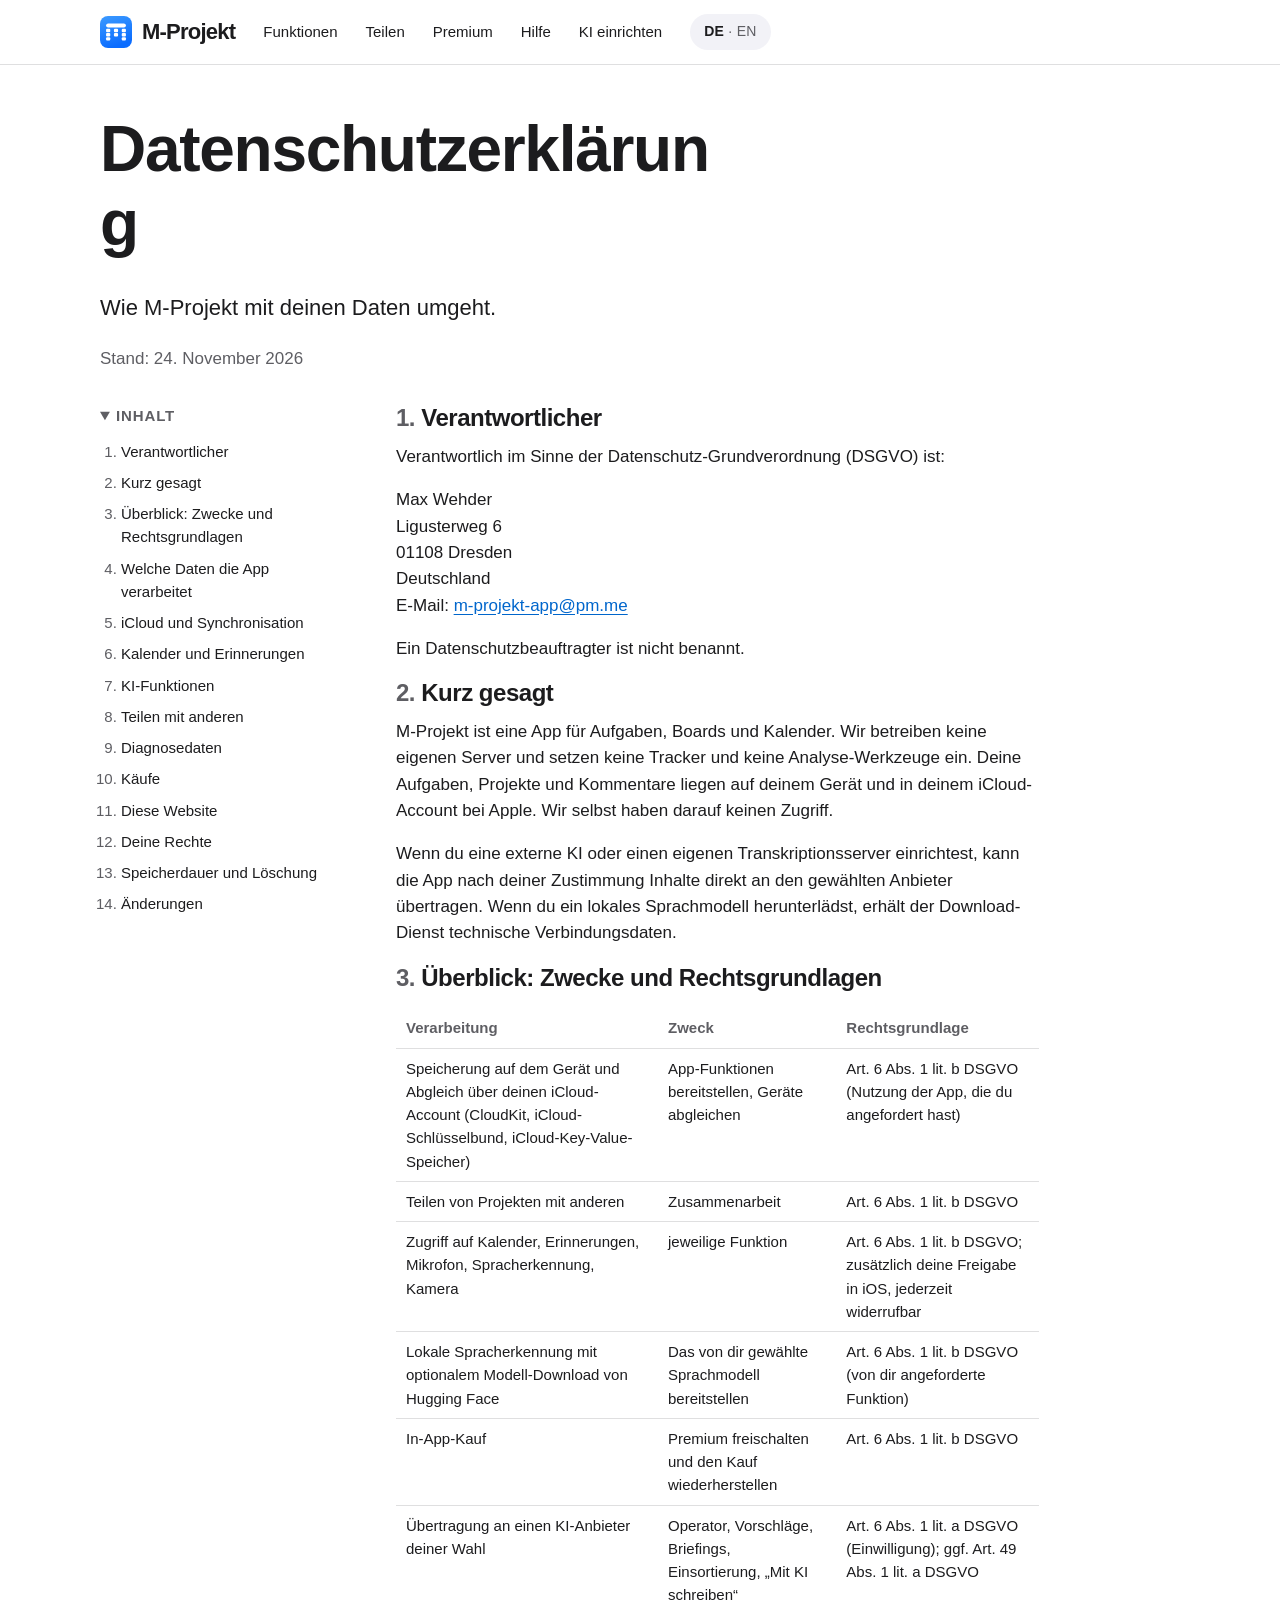
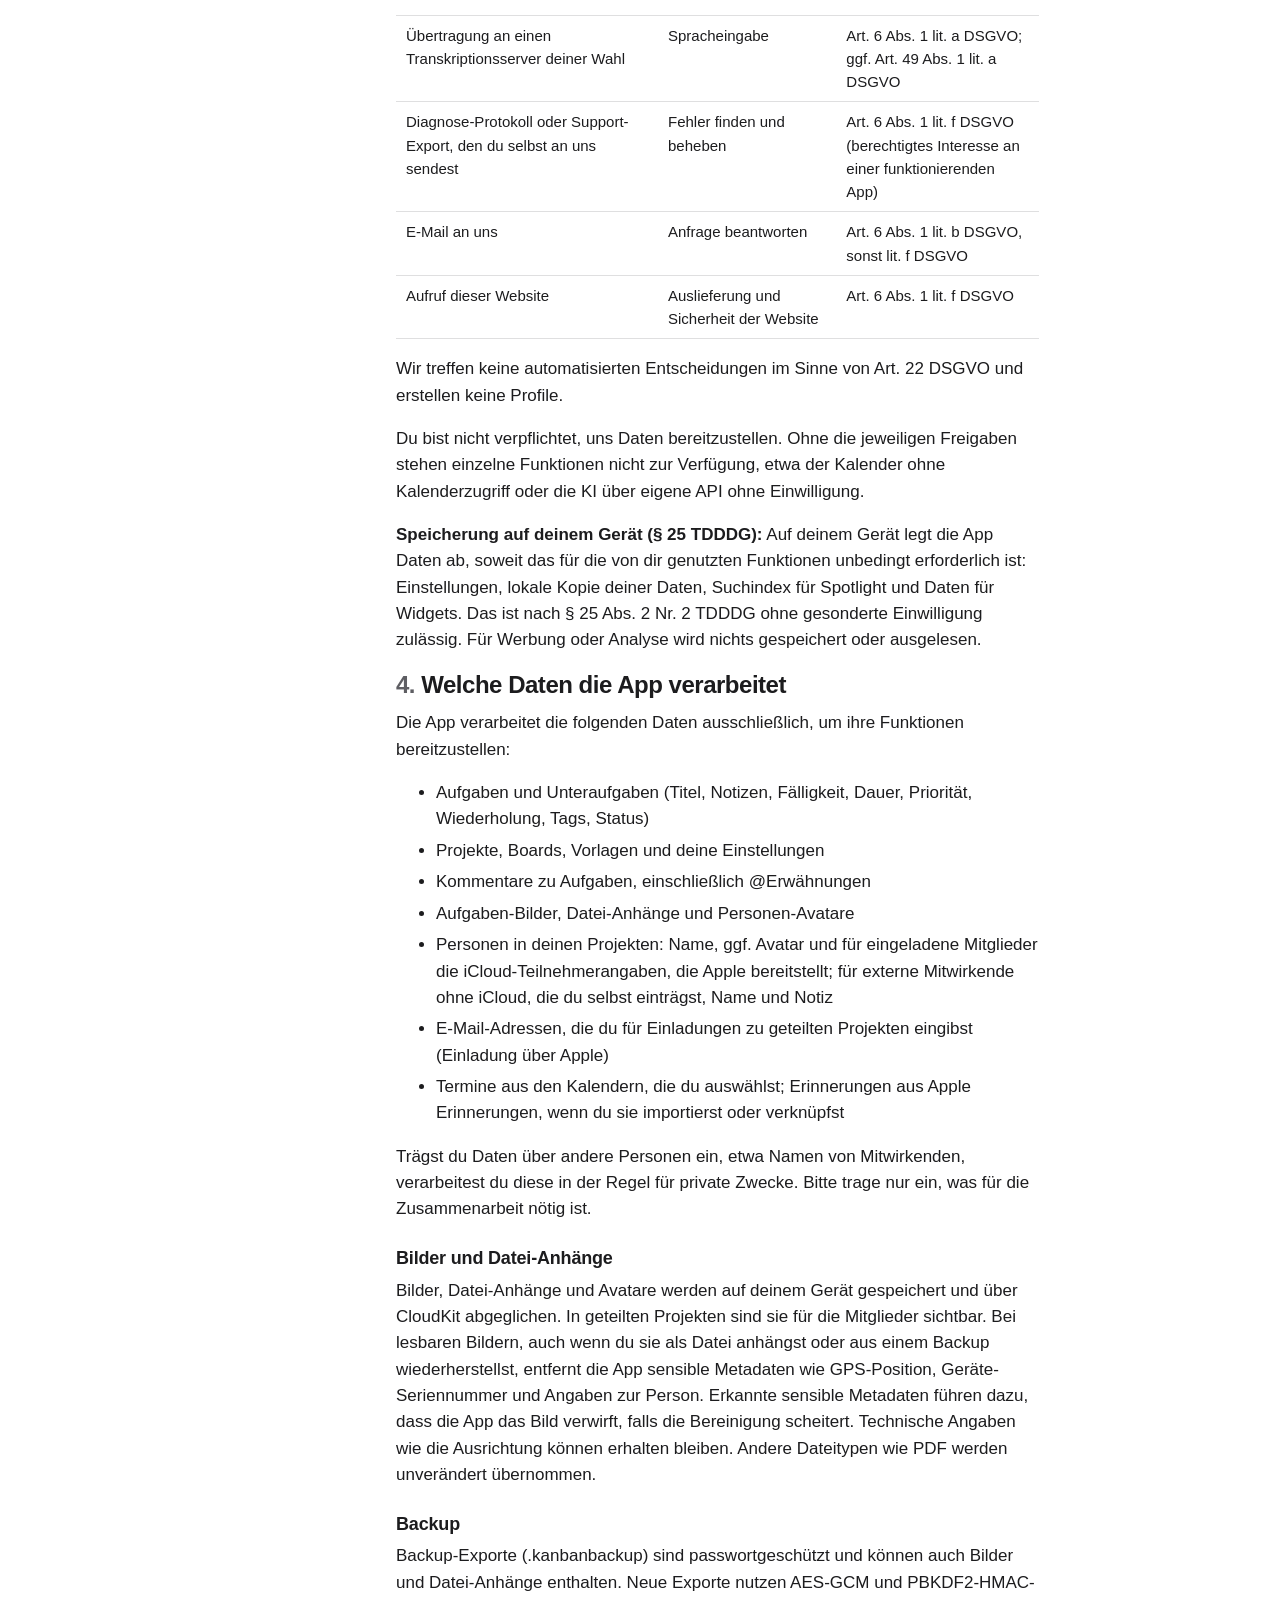
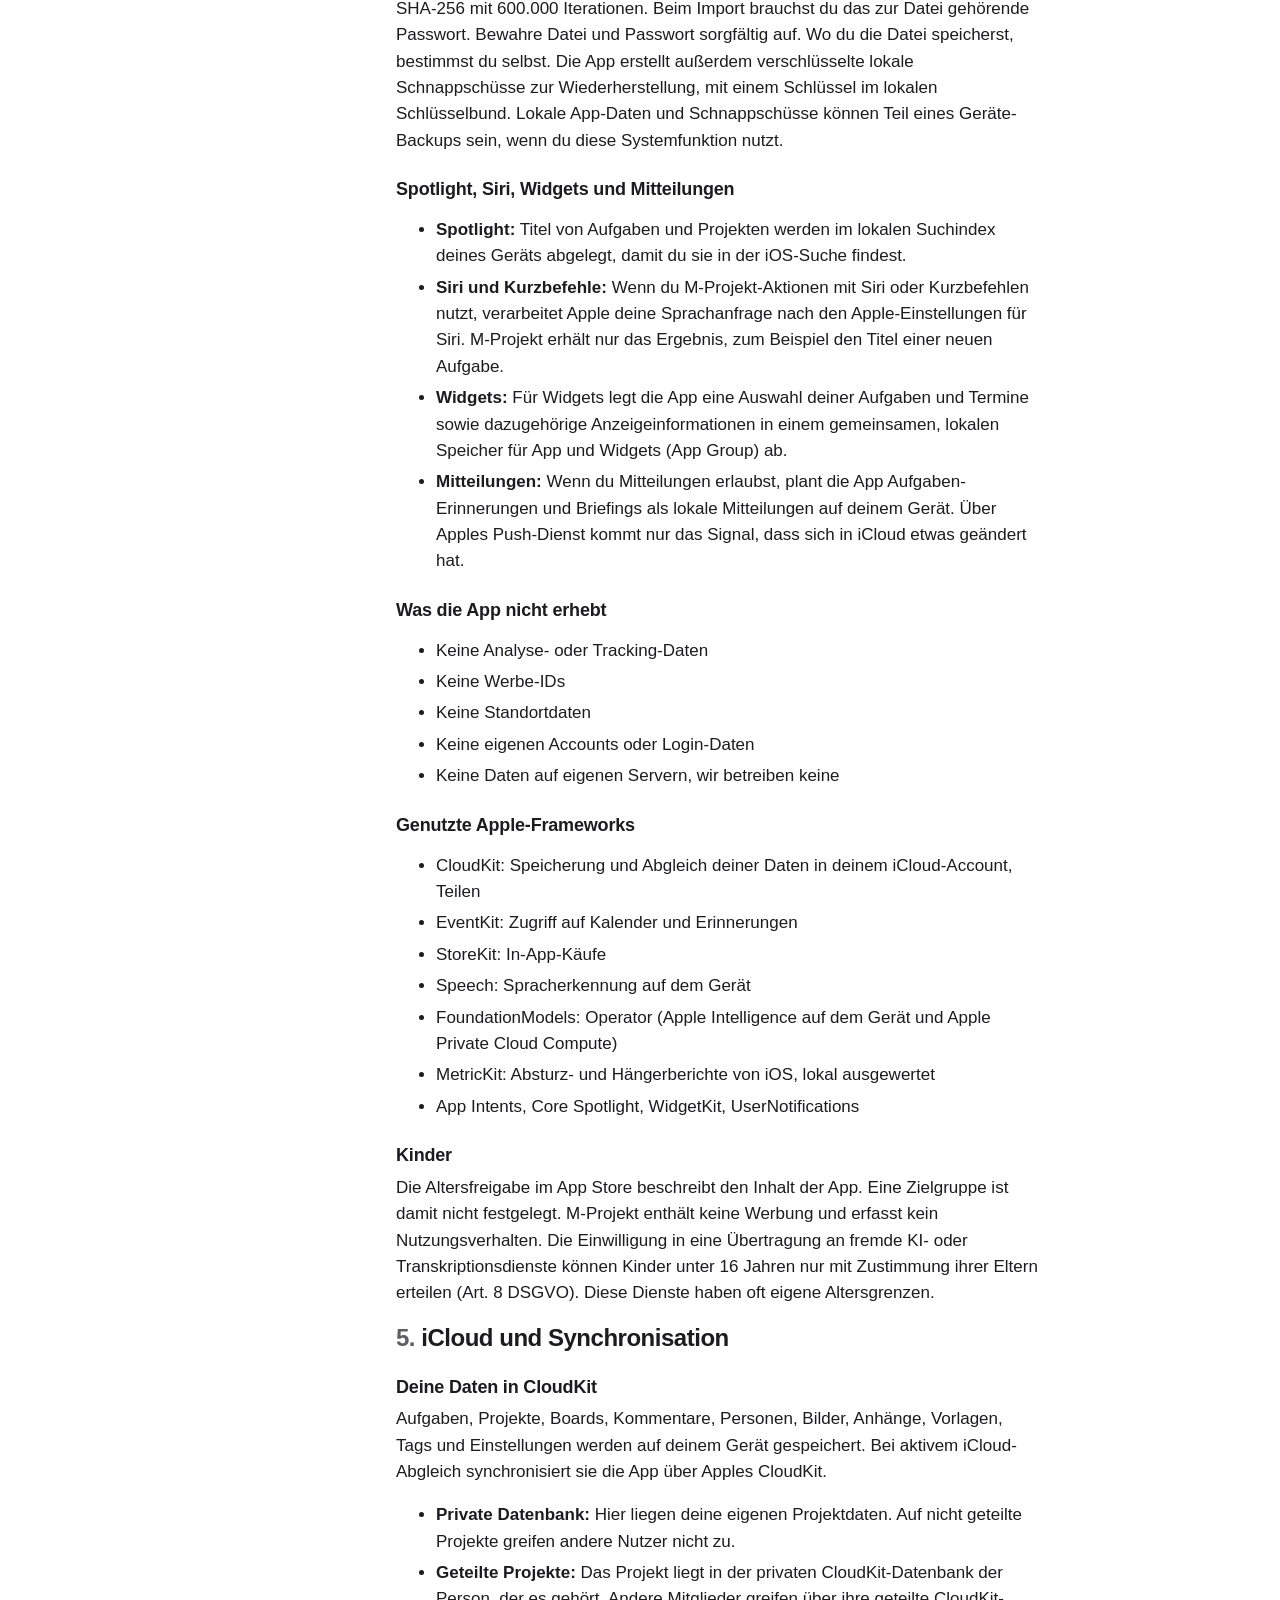
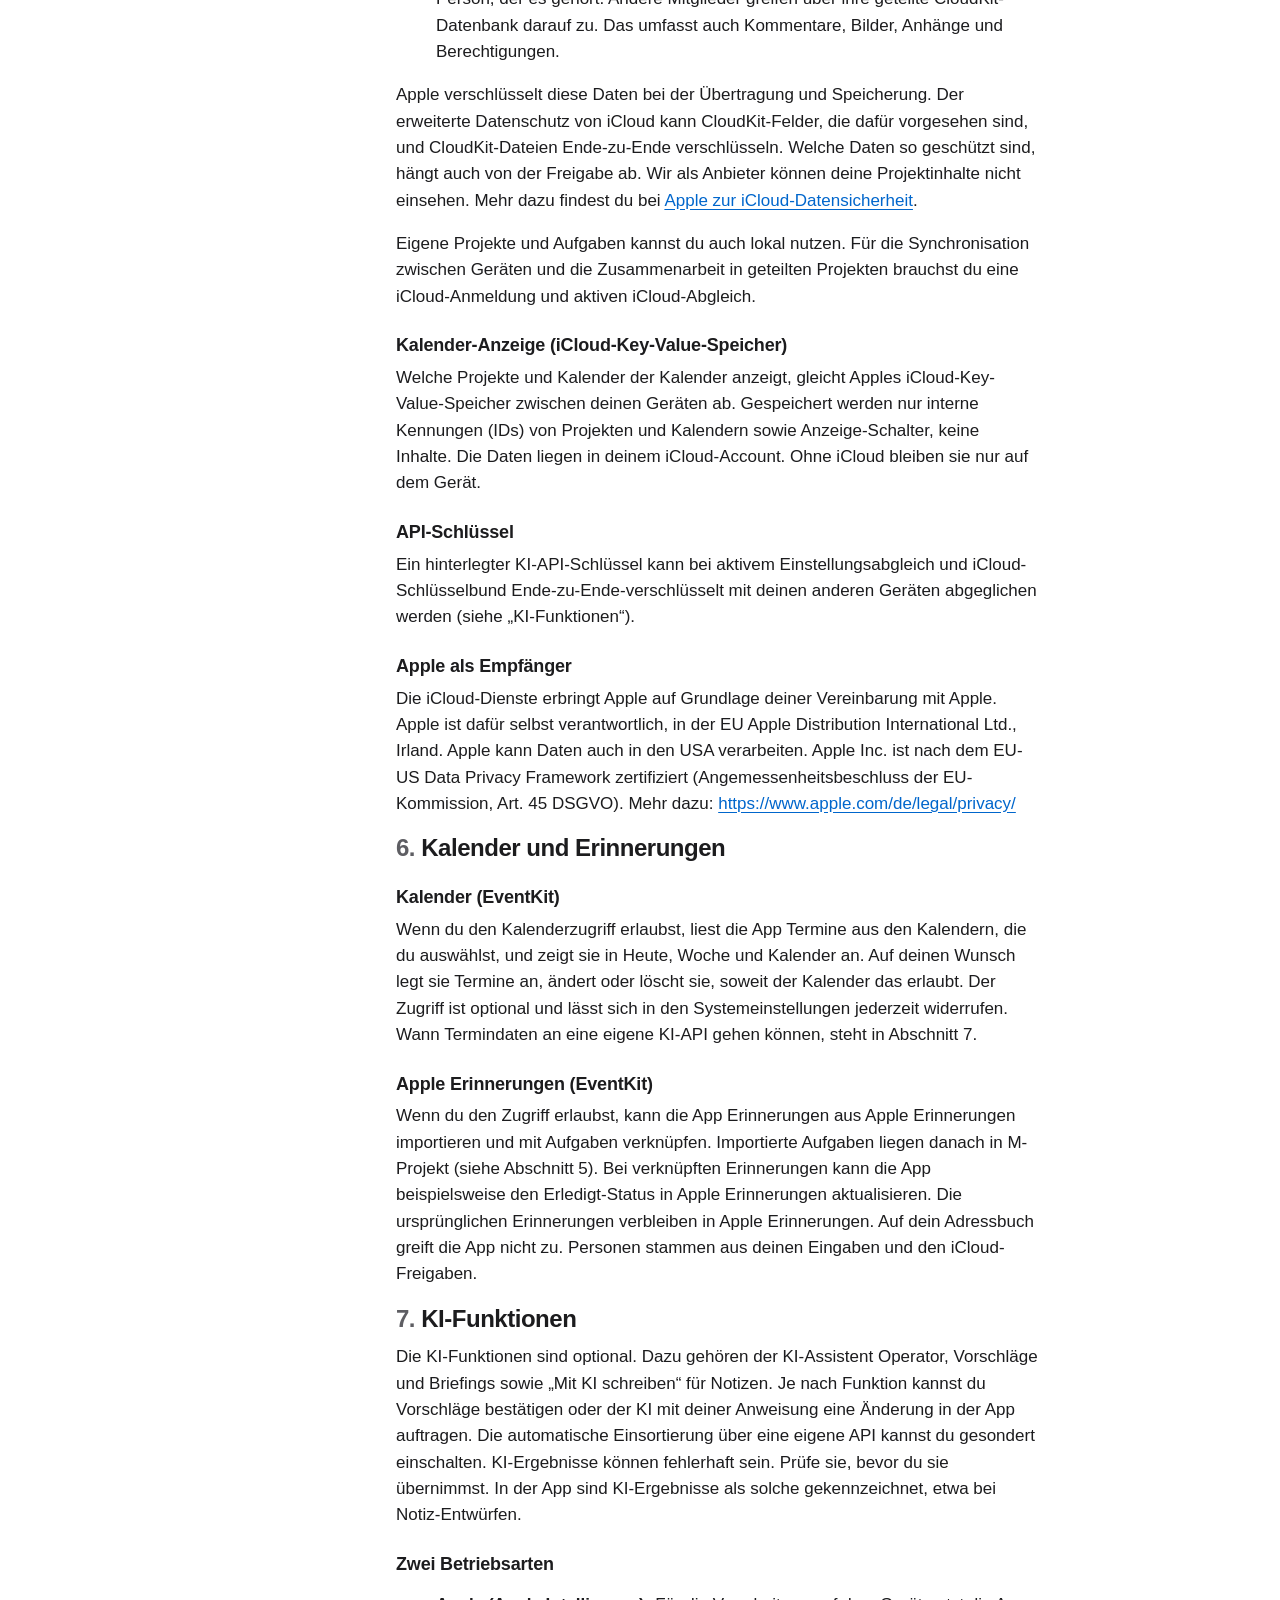
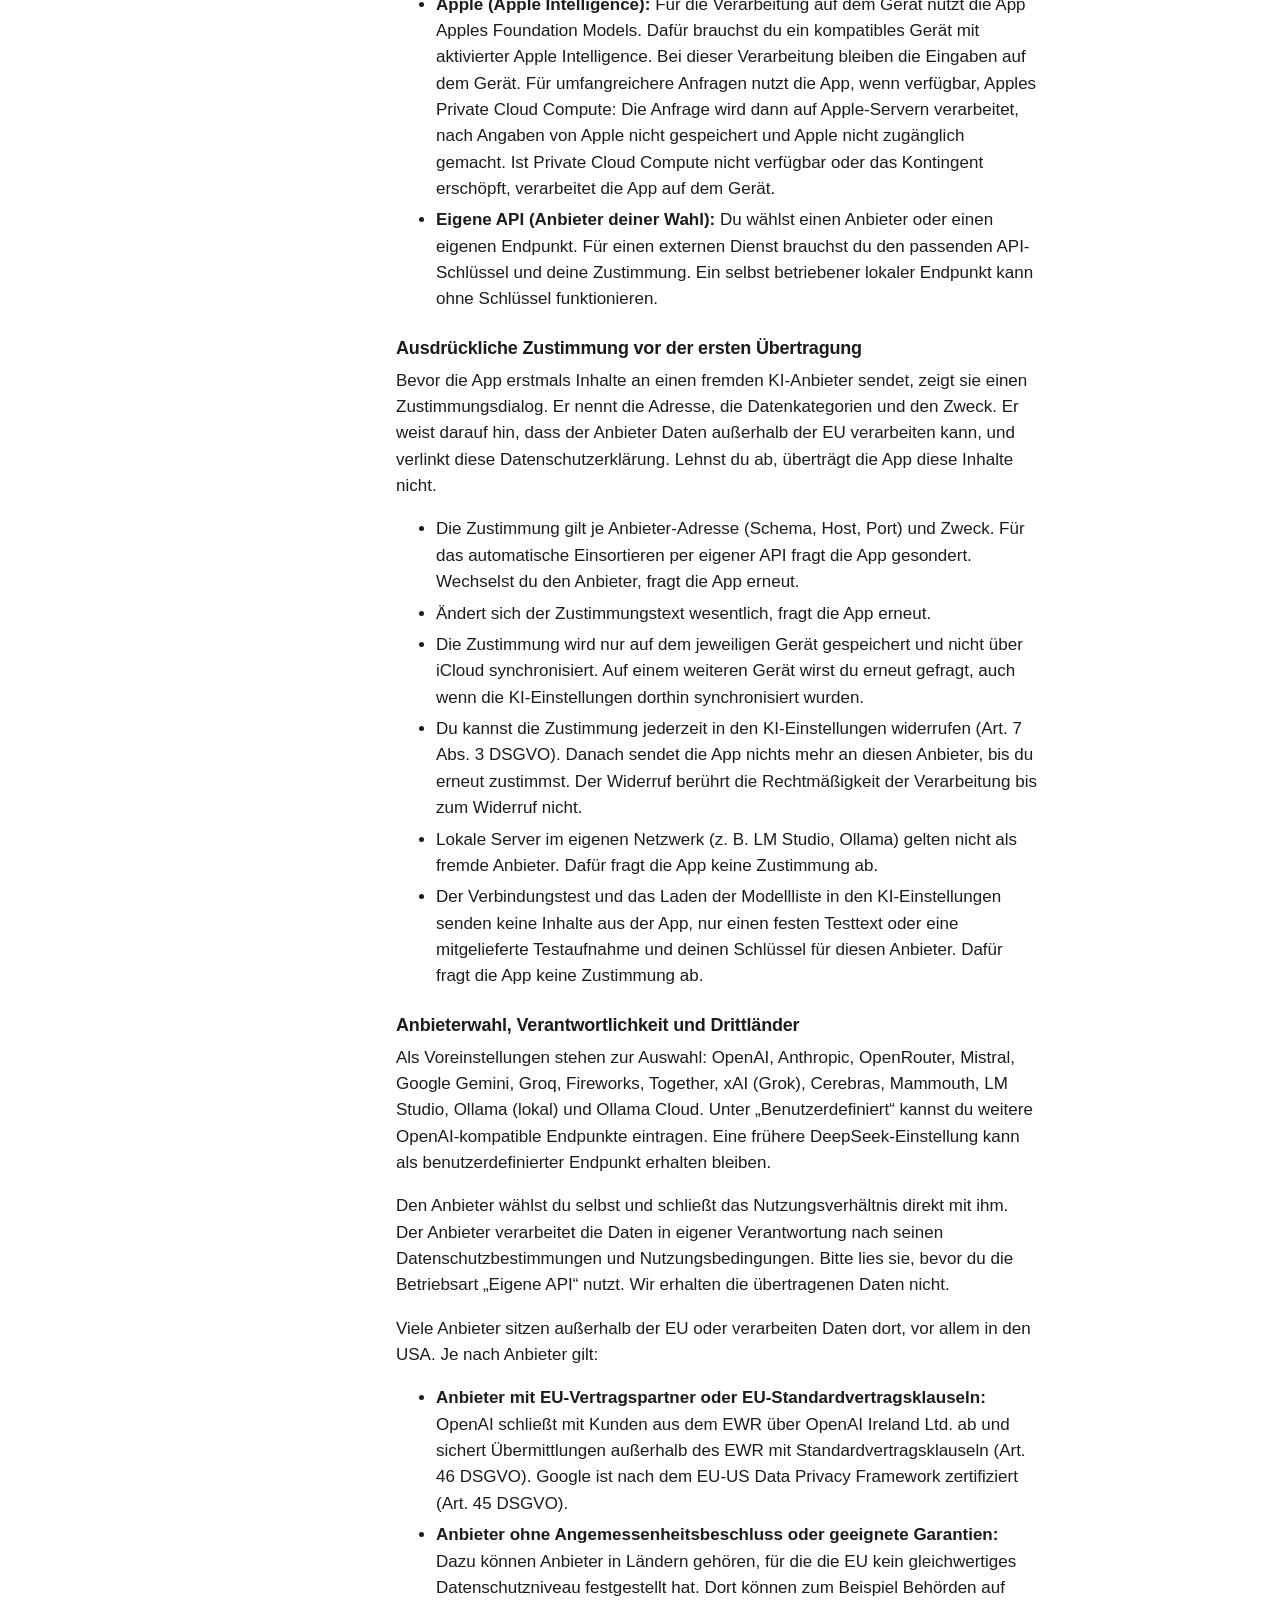
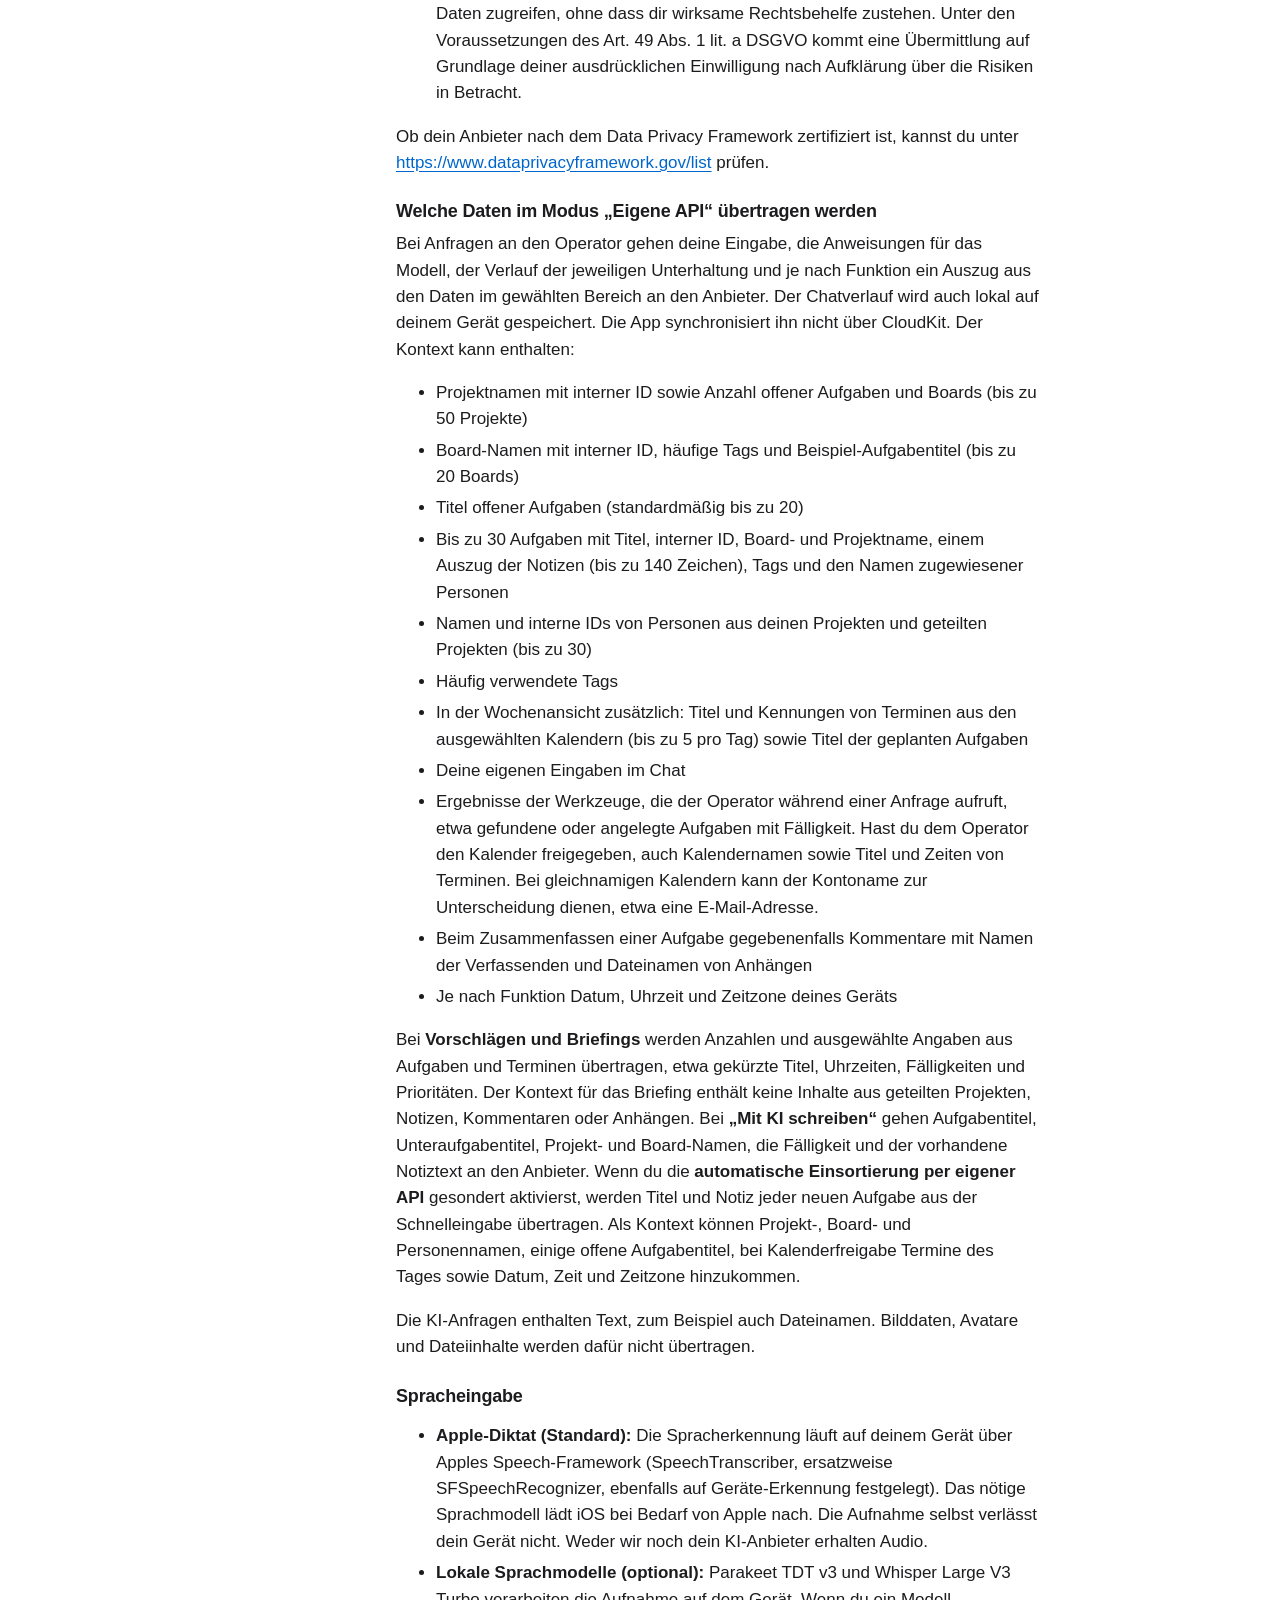
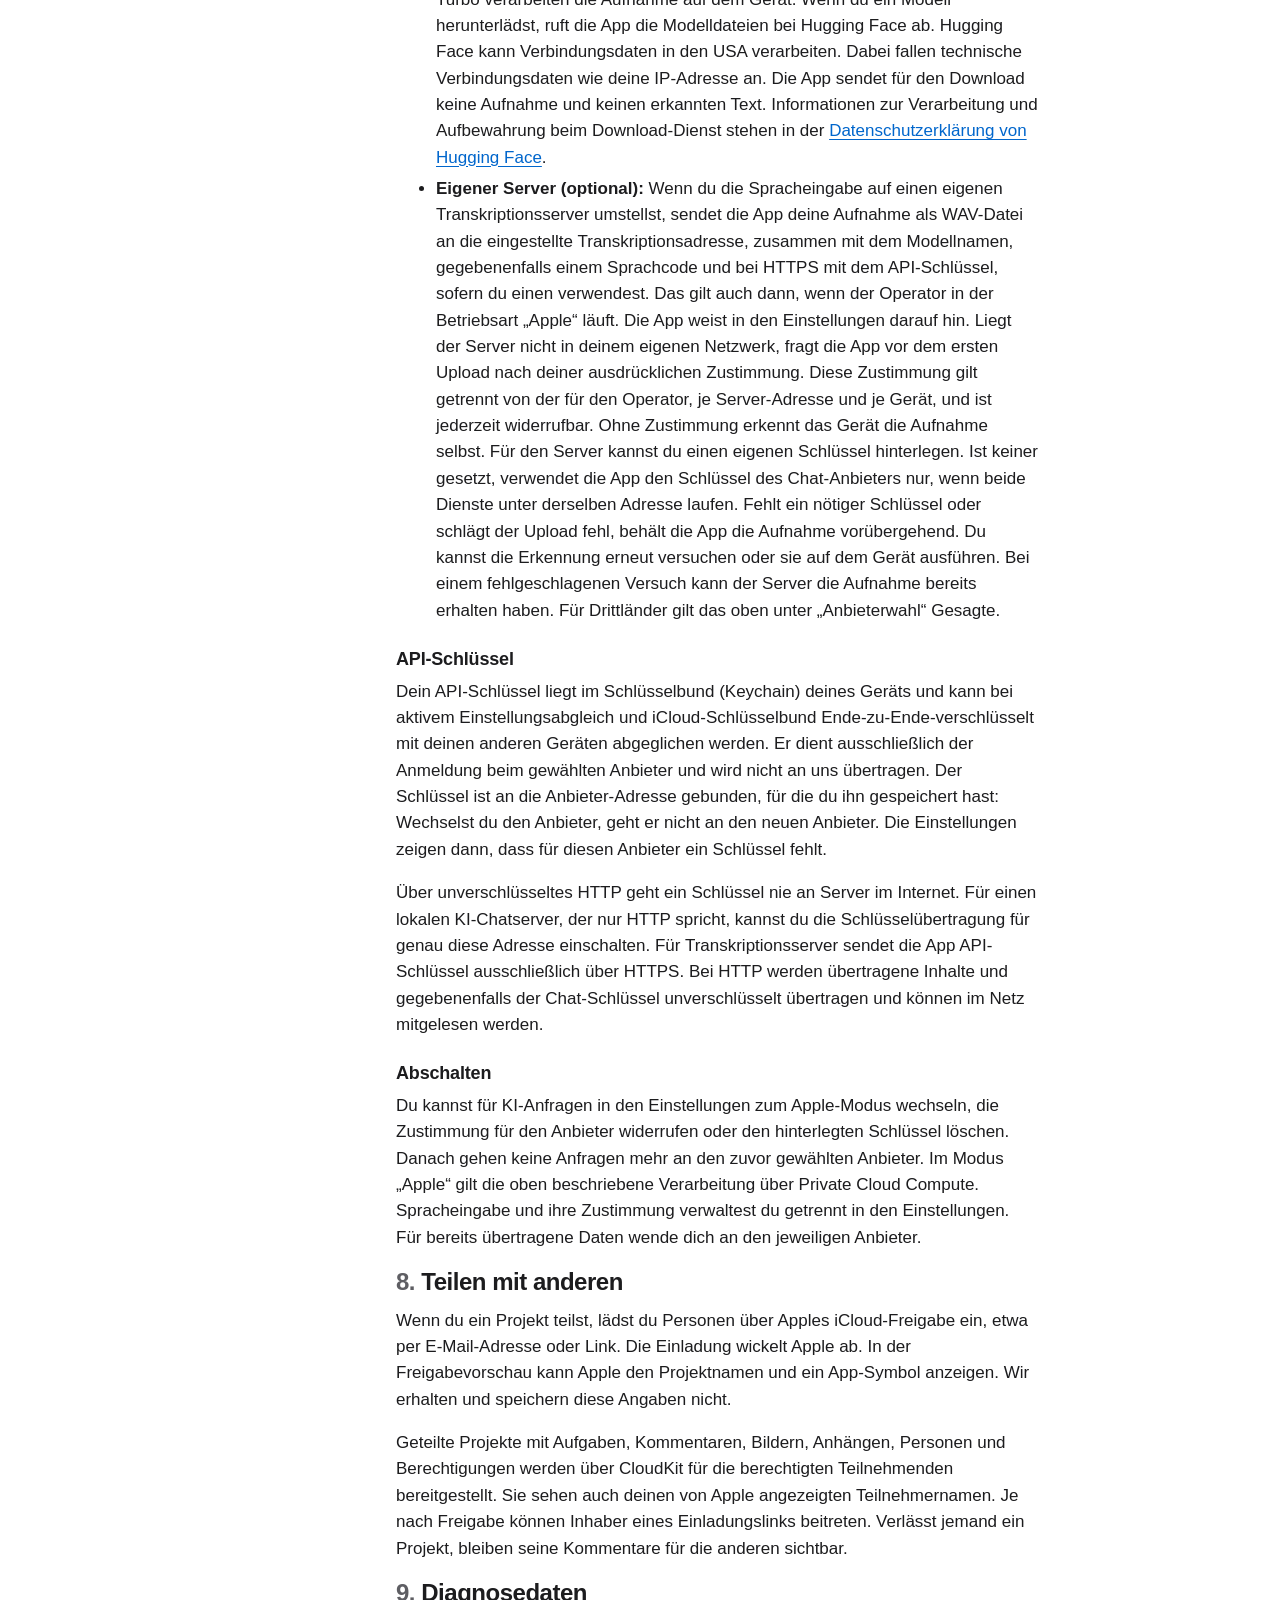
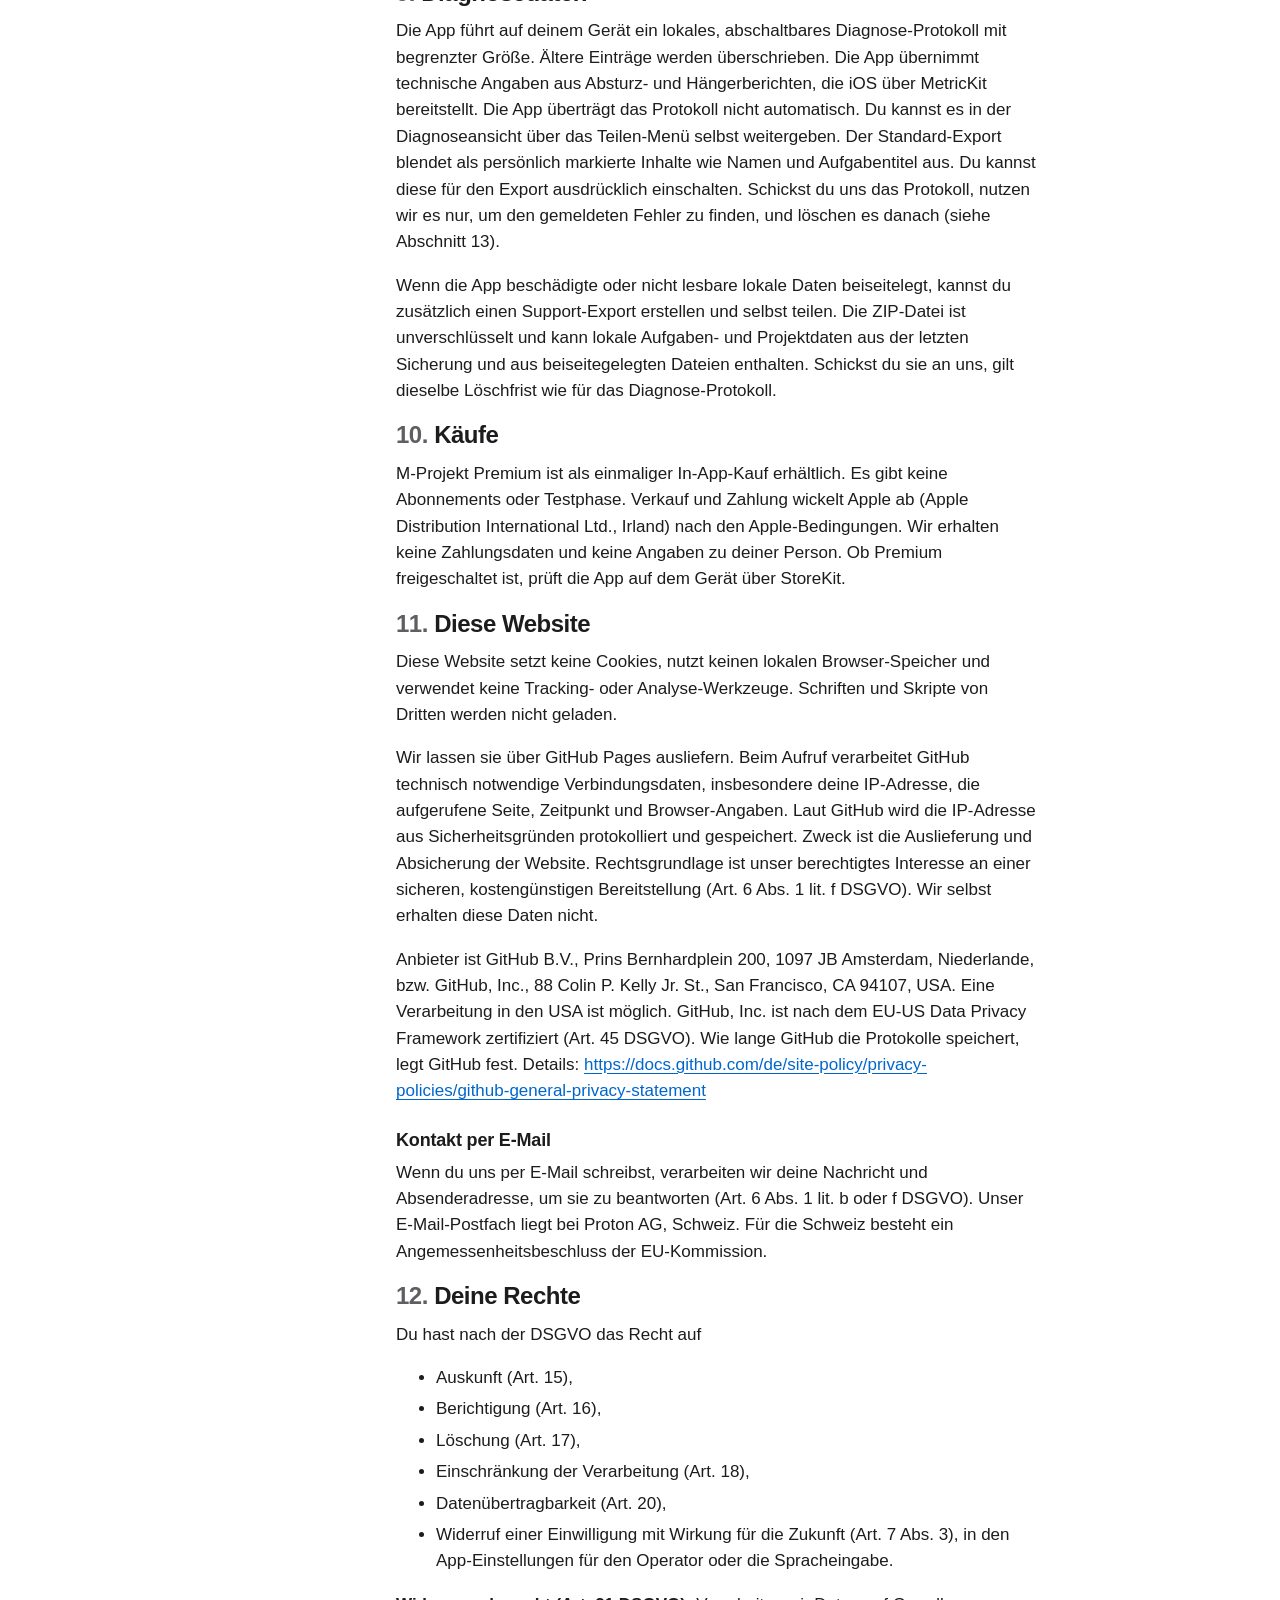
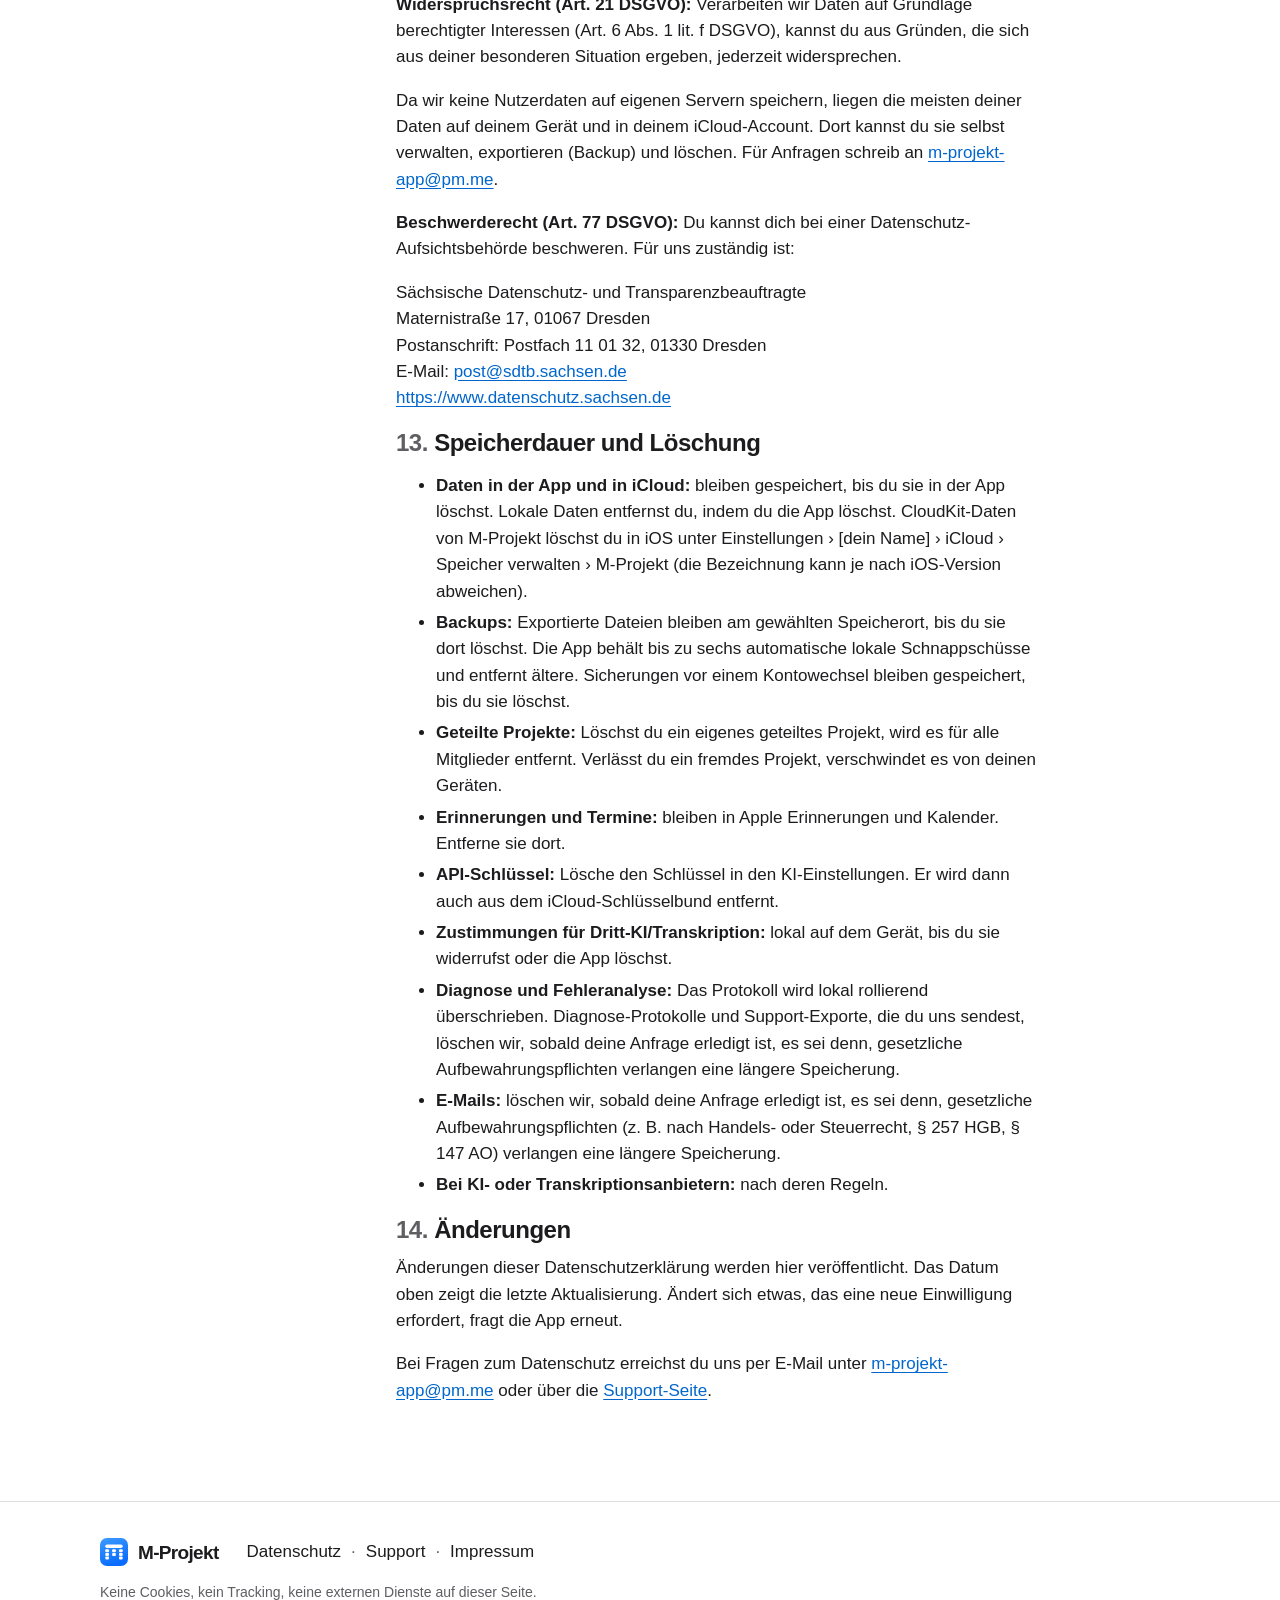
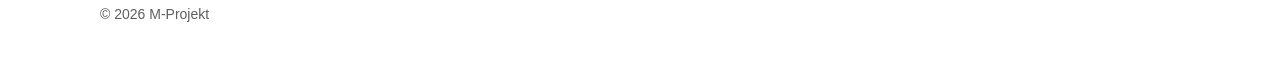
<file: datenschutz.html>
<!doctype html>
<html lang="de">
<head>
<meta charset="utf-8">
<meta name="viewport" content="width=device-width, initial-scale=1, viewport-fit=cover">
<title>Datenschutz – M-Projekt</title>
<meta name="description" content="M-Projekt für iPhone, iPad und Mac: Aufgaben, Boards und Kalender an einem Ort – mit KI, die mitdenkt und deine Daten respektiert.">
<meta name="color-scheme" content="light dark">
<meta name="theme-color" content="#ffffff" media="(prefers-color-scheme: light)">
<meta name="theme-color" content="#000000" media="(prefers-color-scheme: dark)">
<link rel="icon" href="assets/app-icon.svg" type="image/svg+xml">
<link rel="apple-touch-icon" href="assets/apple-touch-icon.png">
<link rel="alternate" hreflang="en" href="en/datenschutz.html">
<link rel="stylesheet" href="assets/site.css">
<script src="assets/site.js"></script>
</head>
<body class="page-datenschutz">
<a class="skip" href="#inhalt">Zum Inhalt springen</a>
<header class="top">
<div class="wrap top-in">
<a class="brand" href="index.html" aria-label="M-Projekt"><img src="assets/app-icon.svg" alt="" width="32" height="32"><span class="wm" aria-hidden="true">M-Projekt</span></a>
<nav aria-label="Hauptnavigation"><ul class="nav"><li><a href="index.html#funktionen">Funktionen</a></li><li><a href="index.html#teilen">Teilen</a></li><li><a href="index.html#premium">Premium</a></li><li><a href="hilfe.html">Hilfe</a></li><li><a href="ki-setup.html">KI einrichten</a></li></ul></nav>
<a class="lang" href="en/datenschutz.html" hreflang="en" lang="en" aria-label="English"><span aria-hidden="true"><b>DE</b> · EN</span></a>
</div>
</header>
<main id="inhalt">
<div class="wrap doc">
<header class="doc-head"><h1>Datenschutzerklärung</h1><p class="lead">Wie M-Projekt mit deinen Daten umgeht.</p><p class="muted">Stand: 24. November 2026</p></header>
<div class="doc-grid">
<nav class="toc" aria-labelledby="toc-h"><details open><summary id="toc-h">Inhalt</summary><ol><li><a href="#verantwortlicher">Verantwortlicher</a></li><li><a href="#kurz-gesagt">Kurz gesagt</a></li><li><a href="#ueberblick-zwecke-und-rechtsgrundlagen">Überblick: Zwecke und Rechtsgrundlagen</a></li><li><a href="#welche-daten-die-app-verarbeitet">Welche Daten die App verarbeitet</a></li><li><a href="#icloud-und-synchronisation">iCloud und Synchronisation</a></li><li><a href="#kalender-und-erinnerungen">Kalender und Erinnerungen</a></li><li><a href="#ki-funktionen">KI-Funktionen</a></li><li><a href="#teilen-mit-anderen">Teilen mit anderen</a></li><li><a href="#diagnosedaten">Diagnosedaten</a></li><li><a href="#kaeufe">Käufe</a></li><li><a href="#diese-website">Diese Website</a></li><li><a href="#deine-rechte">Deine Rechte</a></li><li><a href="#speicherdauer-und-loeschung">Speicherdauer und Löschung</a></li><li><a href="#aenderungen">Änderungen</a></li></ol></details></nav>
<article class="prose"><section id="verantwortlicher"><h2><span class="num">1.</span> Verantwortlicher</h2>
<p>Verantwortlich im Sinne der Datenschutz-Grundverordnung (DSGVO) ist:</p>
<p>Max Wehder<br>Ligusterweg 6<br>01108 Dresden<br>Deutschland<br>E-Mail: <a href="mailto:m-projekt-app@pm.me">m-projekt-app@pm.me</a></p>
<p>Ein Datenschutzbeauftragter ist nicht benannt.</p>
</section>
<section id="kurz-gesagt"><h2><span class="num">2.</span> Kurz gesagt</h2>
<p>M-Projekt ist eine App für Aufgaben, Boards und Kalender. Wir betreiben keine eigenen Server und setzen keine Tracker und keine Analyse-Werkzeuge ein. Deine Aufgaben, Projekte und Kommentare liegen auf deinem Gerät und in deinem iCloud-Account bei Apple. Wir selbst haben darauf keinen Zugriff.</p>
<p>Wenn du eine externe KI oder einen eigenen Transkriptionsserver einrichtest, kann die App nach deiner Zustimmung Inhalte direkt an den gewählten Anbieter übertragen. Wenn du ein lokales Sprachmodell herunterlädst, erhält der Download-Dienst technische Verbindungsdaten.</p>
</section>
<section id="ueberblick-zwecke-und-rechtsgrundlagen"><h2><span class="num">3.</span> Überblick: Zwecke und Rechtsgrundlagen</h2>
<div class="table-wrap"><table><thead><tr><th scope="col">Verarbeitung</th><th scope="col">Zweck</th><th scope="col">Rechtsgrundlage</th></tr></thead><tbody><tr><td>Speicherung auf dem Gerät und Abgleich über deinen iCloud-Account (CloudKit, iCloud-Schlüsselbund, iCloud-Key-Value-Speicher)</td><td>App-Funktionen bereitstellen, Geräte abgleichen</td><td>Art. 6 Abs. 1 lit. b DSGVO (Nutzung der App, die du angefordert hast)</td></tr><tr><td>Teilen von Projekten mit anderen</td><td>Zusammenarbeit</td><td>Art. 6 Abs. 1 lit. b DSGVO</td></tr><tr><td>Zugriff auf Kalender, Erinnerungen, Mikrofon, Spracherkennung, Kamera</td><td>jeweilige Funktion</td><td>Art. 6 Abs. 1 lit. b DSGVO; zusätzlich deine Freigabe in iOS, jederzeit widerrufbar</td></tr><tr><td>Lokale Spracherkennung mit optionalem Modell-Download von Hugging Face</td><td>Das von dir gewählte Sprachmodell bereitstellen</td><td>Art. 6 Abs. 1 lit. b DSGVO (von dir angeforderte Funktion)</td></tr><tr><td>In-App-Kauf</td><td>Premium freischalten und den Kauf wiederherstellen</td><td>Art. 6 Abs. 1 lit. b DSGVO</td></tr><tr><td>Übertragung an einen KI-Anbieter deiner Wahl</td><td>Operator, Vorschläge, Briefings, Einsortierung, „Mit KI schreiben“</td><td>Art. 6 Abs. 1 lit. a DSGVO (Einwilligung); ggf. Art. 49 Abs. 1 lit. a DSGVO</td></tr><tr><td>Übertragung an einen Transkriptionsserver deiner Wahl</td><td>Spracheingabe</td><td>Art. 6 Abs. 1 lit. a DSGVO; ggf. Art. 49 Abs. 1 lit. a DSGVO</td></tr><tr><td>Diagnose-Protokoll oder Support-Export, den du selbst an uns sendest</td><td>Fehler finden und beheben</td><td>Art. 6 Abs. 1 lit. f DSGVO (berechtigtes Interesse an einer funktionierenden App)</td></tr><tr><td>E-Mail an uns</td><td>Anfrage beantworten</td><td>Art. 6 Abs. 1 lit. b DSGVO, sonst lit. f DSGVO</td></tr><tr><td>Aufruf dieser Website</td><td>Auslieferung und Sicherheit der Website</td><td>Art. 6 Abs. 1 lit. f DSGVO</td></tr></tbody></table></div>
<p>Wir treffen keine automatisierten Entscheidungen im Sinne von Art. 22 DSGVO und erstellen keine Profile.</p>
<p>Du bist nicht verpflichtet, uns Daten bereitzustellen. Ohne die jeweiligen Freigaben stehen einzelne Funktionen nicht zur Verfügung, etwa der Kalender ohne Kalenderzugriff oder die KI über eigene API ohne Einwilligung.</p>
<p><strong>Speicherung auf deinem Gerät (§ 25 TDDDG):</strong> Auf deinem Gerät legt die App Daten ab, soweit das für die von dir genutzten Funktionen unbedingt erforderlich ist: Einstellungen, lokale Kopie deiner Daten, Suchindex für Spotlight und Daten für Widgets. Das ist nach § 25 Abs. 2 Nr. 2 TDDDG ohne gesonderte Einwilligung zulässig. Für Werbung oder Analyse wird nichts gespeichert oder ausgelesen.</p>
</section>
<section id="welche-daten-die-app-verarbeitet"><h2><span class="num">4.</span> Welche Daten die App verarbeitet</h2>
<p>Die App verarbeitet die folgenden Daten ausschließlich, um ihre Funktionen bereitzustellen:</p>
<ul><li>Aufgaben und Unteraufgaben (Titel, Notizen, Fälligkeit, Dauer, Priorität, Wiederholung, Tags, Status)</li><li>Projekte, Boards, Vorlagen und deine Einstellungen</li><li>Kommentare zu Aufgaben, einschließlich @Erwähnungen</li><li>Aufgaben-Bilder, Datei-Anhänge und Personen-Avatare</li><li>Personen in deinen Projekten: Name, ggf. Avatar und für eingeladene Mitglieder die iCloud-Teilnehmerangaben, die Apple bereitstellt; für externe Mitwirkende ohne iCloud, die du selbst einträgst, Name und Notiz</li><li>E-Mail-Adressen, die du für Einladungen zu geteilten Projekten eingibst (Einladung über Apple)</li><li>Termine aus den Kalendern, die du auswählst; Erinnerungen aus Apple Erinnerungen, wenn du sie importierst oder verknüpfst</li></ul>
<p>Trägst du Daten über andere Personen ein, etwa Namen von Mitwirkenden, verarbeitest du diese in der Regel für private Zwecke. Bitte trage nur ein, was für die Zusammenarbeit nötig ist.</p>
<h3>Bilder und Datei-Anhänge</h3>
<p>Bilder, Datei-Anhänge und Avatare werden auf deinem Gerät gespeichert und über CloudKit abgeglichen. In geteilten Projekten sind sie für die Mitglieder sichtbar. Bei lesbaren Bildern, auch wenn du sie als Datei anhängst oder aus einem Backup wiederherstellst, entfernt die App sensible Metadaten wie GPS-Position, Geräte-Seriennummer und Angaben zur Person. Erkannte sensible Metadaten führen dazu, dass die App das Bild verwirft, falls die Bereinigung scheitert. Technische Angaben wie die Ausrichtung können erhalten bleiben. Andere Dateitypen wie PDF werden unverändert übernommen.</p>
<h3>Backup</h3>
<p>Backup-Exporte (.kanbanbackup) sind passwortgeschützt und können auch Bilder und Datei-Anhänge enthalten. Neue Exporte nutzen AES-GCM und PBKDF2-HMAC-SHA-256 mit 600.000 Iterationen. Beim Import brauchst du das zur Datei gehörende Passwort. Bewahre Datei und Passwort sorgfältig auf. Wo du die Datei speicherst, bestimmst du selbst. Die App erstellt außerdem verschlüsselte lokale Schnappschüsse zur Wiederherstellung, mit einem Schlüssel im lokalen Schlüsselbund. Lokale App-Daten und Schnappschüsse können Teil eines Geräte-Backups sein, wenn du diese Systemfunktion nutzt.</p>
<h3>Spotlight, Siri, Widgets und Mitteilungen</h3>
<ul><li><strong>Spotlight:</strong> Titel von Aufgaben und Projekten werden im lokalen Suchindex deines Geräts abgelegt, damit du sie in der iOS-Suche findest.</li><li><strong>Siri und Kurzbefehle:</strong> Wenn du M-Projekt-Aktionen mit Siri oder Kurzbefehlen nutzt, verarbeitet Apple deine Sprachanfrage nach den Apple-Einstellungen für Siri. M-Projekt erhält nur das Ergebnis, zum Beispiel den Titel einer neuen Aufgabe.</li><li><strong>Widgets:</strong> Für Widgets legt die App eine Auswahl deiner Aufgaben und Termine sowie dazugehörige Anzeigeinformationen in einem gemeinsamen, lokalen Speicher für App und Widgets (App Group) ab.</li><li><strong>Mitteilungen:</strong> Wenn du Mitteilungen erlaubst, plant die App Aufgaben-Erinnerungen und Briefings als lokale Mitteilungen auf deinem Gerät. Über Apples Push-Dienst kommt nur das Signal, dass sich in iCloud etwas geändert hat.</li></ul>
<h3>Was die App nicht erhebt</h3>
<ul><li>Keine Analyse- oder Tracking-Daten</li><li>Keine Werbe-IDs</li><li>Keine Standortdaten</li><li>Keine eigenen Accounts oder Login-Daten</li><li>Keine Daten auf eigenen Servern, wir betreiben keine</li></ul>
<h3>Genutzte Apple-Frameworks</h3>
<ul><li>CloudKit: Speicherung und Abgleich deiner Daten in deinem iCloud-Account, Teilen</li><li>EventKit: Zugriff auf Kalender und Erinnerungen</li><li>StoreKit: In-App-Käufe</li><li>Speech: Spracherkennung auf dem Gerät</li><li>FoundationModels: Operator (Apple Intelligence auf dem Gerät und Apple Private Cloud Compute)</li><li>MetricKit: Absturz- und Hängerberichte von iOS, lokal ausgewertet</li><li>App Intents, Core Spotlight, WidgetKit, UserNotifications</li></ul>
<h3>Kinder</h3>
<p>Die Altersfreigabe im App Store beschreibt den Inhalt der App. Eine Zielgruppe ist damit nicht festgelegt. M-Projekt enthält keine Werbung und erfasst kein Nutzungsverhalten. Die Einwilligung in eine Übertragung an fremde KI- oder Transkriptionsdienste können Kinder unter 16 Jahren nur mit Zustimmung ihrer Eltern erteilen (Art. 8 DSGVO). Diese Dienste haben oft eigene Altersgrenzen.</p>
</section>
<section id="icloud-und-synchronisation"><h2><span class="num">5.</span> iCloud und Synchronisation</h2>
<h3>Deine Daten in CloudKit</h3>
<p>Aufgaben, Projekte, Boards, Kommentare, Personen, Bilder, Anhänge, Vorlagen, Tags und Einstellungen werden auf deinem Gerät gespeichert. Bei aktivem iCloud-Abgleich synchronisiert sie die App über Apples CloudKit.</p>
<ul><li><strong>Private Datenbank:</strong> Hier liegen deine eigenen Projektdaten. Auf nicht geteilte Projekte greifen andere Nutzer nicht zu.</li><li><strong>Geteilte Projekte:</strong> Das Projekt liegt in der privaten CloudKit-Datenbank der Person, der es gehört. Andere Mitglieder greifen über ihre geteilte CloudKit-Datenbank darauf zu. Das umfasst auch Kommentare, Bilder, Anhänge und Berechtigungen.</li></ul>
<p>Apple verschlüsselt diese Daten bei der Übertragung und Speicherung. Der erweiterte Datenschutz von iCloud kann CloudKit-Felder, die dafür vorgesehen sind, und CloudKit-Dateien Ende-zu-Ende verschlüsseln. Welche Daten so geschützt sind, hängt auch von der Freigabe ab. Wir als Anbieter können deine Projektinhalte nicht einsehen. Mehr dazu findest du bei <a href="https://support.apple.com/de-de/102651">Apple zur iCloud-Datensicherheit</a>.</p>
<p>Eigene Projekte und Aufgaben kannst du auch lokal nutzen. Für die Synchronisation zwischen Geräten und die Zusammenarbeit in geteilten Projekten brauchst du eine iCloud-Anmeldung und aktiven iCloud-Abgleich.</p>
<h3>Kalender-Anzeige (iCloud-Key-Value-Speicher)</h3>
<p>Welche Projekte und Kalender der Kalender anzeigt, gleicht Apples iCloud-Key-Value-Speicher zwischen deinen Geräten ab. Gespeichert werden nur interne Kennungen (IDs) von Projekten und Kalendern sowie Anzeige-Schalter, keine Inhalte. Die Daten liegen in deinem iCloud-Account. Ohne iCloud bleiben sie nur auf dem Gerät.</p>
<h3>API-Schlüssel</h3>
<p>Ein hinterlegter KI-API-Schlüssel kann bei aktivem Einstellungsabgleich und iCloud-Schlüsselbund Ende-zu-Ende-verschlüsselt mit deinen anderen Geräten abgeglichen werden (siehe „KI-Funktionen“).</p>
<h3>Apple als Empfänger</h3>
<p>Die iCloud-Dienste erbringt Apple auf Grundlage deiner Vereinbarung mit Apple. Apple ist dafür selbst verantwortlich, in der EU Apple Distribution International Ltd., Irland. Apple kann Daten auch in den USA verarbeiten. Apple Inc. ist nach dem EU-US Data Privacy Framework zertifiziert (Angemessenheitsbeschluss der EU-Kommission, Art. 45 DSGVO). Mehr dazu: <a href="https://www.apple.com/de/legal/privacy/">https://www.apple.com/de/legal/privacy/</a></p>
</section>
<section id="kalender-und-erinnerungen"><h2><span class="num">6.</span> Kalender und Erinnerungen</h2>
<h3>Kalender (EventKit)</h3>
<p>Wenn du den Kalenderzugriff erlaubst, liest die App Termine aus den Kalendern, die du auswählst, und zeigt sie in Heute, Woche und Kalender an. Auf deinen Wunsch legt sie Termine an, ändert oder löscht sie, soweit der Kalender das erlaubt. Der Zugriff ist optional und lässt sich in den Systemeinstellungen jederzeit widerrufen. Wann Termindaten an eine eigene KI-API gehen können, steht in Abschnitt 7.</p>
<h3>Apple Erinnerungen (EventKit)</h3>
<p>Wenn du den Zugriff erlaubst, kann die App Erinnerungen aus Apple Erinnerungen importieren und mit Aufgaben verknüpfen. Importierte Aufgaben liegen danach in M-Projekt (siehe Abschnitt 5). Bei verknüpften Erinnerungen kann die App beispielsweise den Erledigt-Status in Apple Erinnerungen aktualisieren. Die ursprünglichen Erinnerungen verbleiben in Apple Erinnerungen. Auf dein Adressbuch greift die App nicht zu. Personen stammen aus deinen Eingaben und den iCloud-Freigaben.</p>
</section>
<section id="ki-funktionen"><h2><span class="num">7.</span> KI-Funktionen</h2>
<p>Die KI-Funktionen sind optional. Dazu gehören der KI-Assistent Operator, Vorschläge und Briefings sowie „Mit KI schreiben“ für Notizen. Je nach Funktion kannst du Vorschläge bestätigen oder der KI mit deiner Anweisung eine Änderung in der App auftragen. Die automatische Einsortierung über eine eigene API kannst du gesondert einschalten. KI-Ergebnisse können fehlerhaft sein. Prüfe sie, bevor du sie übernimmst. In der App sind KI-Ergebnisse als solche gekennzeichnet, etwa bei Notiz-Entwürfen.</p>
<h3>Zwei Betriebsarten</h3>
<ul><li><strong>Apple (Apple Intelligence):</strong> Für die Verarbeitung auf dem Gerät nutzt die App Apples Foundation Models. Dafür brauchst du ein kompatibles Gerät mit aktivierter Apple Intelligence. Bei dieser Verarbeitung bleiben die Eingaben auf dem Gerät. Für umfangreichere Anfragen nutzt die App, wenn verfügbar, Apples Private Cloud Compute: Die Anfrage wird dann auf Apple-Servern verarbeitet, nach Angaben von Apple nicht gespeichert und Apple nicht zugänglich gemacht. Ist Private Cloud Compute nicht verfügbar oder das Kontingent erschöpft, verarbeitet die App auf dem Gerät.</li><li><strong>Eigene API (Anbieter deiner Wahl):</strong> Du wählst einen Anbieter oder einen eigenen Endpunkt. Für einen externen Dienst brauchst du den passenden API-Schlüssel und deine Zustimmung. Ein selbst betriebener lokaler Endpunkt kann ohne Schlüssel funktionieren.</li></ul>
<h3>Ausdrückliche Zustimmung vor der ersten Übertragung</h3>
<p>Bevor die App erstmals Inhalte an einen fremden KI-Anbieter sendet, zeigt sie einen Zustimmungsdialog. Er nennt die Adresse, die Datenkategorien und den Zweck. Er weist darauf hin, dass der Anbieter Daten außerhalb der EU verarbeiten kann, und verlinkt diese Datenschutzerklärung. Lehnst du ab, überträgt die App diese Inhalte nicht.</p>
<ul><li>Die Zustimmung gilt je Anbieter-Adresse (Schema, Host, Port) und Zweck. Für das automatische Einsortieren per eigener API fragt die App gesondert. Wechselst du den Anbieter, fragt die App erneut.</li><li>Ändert sich der Zustimmungstext wesentlich, fragt die App erneut.</li><li>Die Zustimmung wird nur auf dem jeweiligen Gerät gespeichert und nicht über iCloud synchronisiert. Auf einem weiteren Gerät wirst du erneut gefragt, auch wenn die KI-Einstellungen dorthin synchronisiert wurden.</li><li>Du kannst die Zustimmung jederzeit in den KI-Einstellungen widerrufen (Art. 7 Abs. 3 DSGVO). Danach sendet die App nichts mehr an diesen Anbieter, bis du erneut zustimmst. Der Widerruf berührt die Rechtmäßigkeit der Verarbeitung bis zum Widerruf nicht.</li><li>Lokale Server im eigenen Netzwerk (z. B. LM Studio, Ollama) gelten nicht als fremde Anbieter. Dafür fragt die App keine Zustimmung ab.</li><li>Der Verbindungstest und das Laden der Modellliste in den KI-Einstellungen senden keine Inhalte aus der App, nur einen festen Testtext oder eine mitgelieferte Testaufnahme und deinen Schlüssel für diesen Anbieter. Dafür fragt die App keine Zustimmung ab.</li></ul>
<h3>Anbieterwahl, Verantwortlichkeit und Drittländer</h3>
<p>Als Voreinstellungen stehen zur Auswahl: OpenAI, Anthropic, OpenRouter, Mistral, Google Gemini, Groq, Fireworks, Together, xAI (Grok), Cerebras, Mammouth, LM Studio, Ollama (lokal) und Ollama Cloud. Unter „Benutzerdefiniert“ kannst du weitere OpenAI-kompatible Endpunkte eintragen. Eine frühere DeepSeek-Einstellung kann als benutzerdefinierter Endpunkt erhalten bleiben.</p>
<p>Den Anbieter wählst du selbst und schließt das Nutzungsverhältnis direkt mit ihm. Der Anbieter verarbeitet die Daten in eigener Verantwortung nach seinen Datenschutzbestimmungen und Nutzungsbedingungen. Bitte lies sie, bevor du die Betriebsart „Eigene API“ nutzt. Wir erhalten die übertragenen Daten nicht.</p>
<p>Viele Anbieter sitzen außerhalb der EU oder verarbeiten Daten dort, vor allem in den USA. Je nach Anbieter gilt:</p>
<ul><li><strong>Anbieter mit EU-Vertragspartner oder EU-Standardvertragsklauseln:</strong> OpenAI schließt mit Kunden aus dem EWR über OpenAI Ireland Ltd. ab und sichert Übermittlungen außerhalb des EWR mit Standardvertragsklauseln (Art. 46 DSGVO). Google ist nach dem EU-US Data Privacy Framework zertifiziert (Art. 45 DSGVO).</li><li><strong>Anbieter ohne Angemessenheitsbeschluss oder geeignete Garantien:</strong> Dazu können Anbieter in Ländern gehören, für die die EU kein gleichwertiges Datenschutzniveau festgestellt hat. Dort können zum Beispiel Behörden auf Daten zugreifen, ohne dass dir wirksame Rechtsbehelfe zustehen. Unter den Voraussetzungen des Art. 49 Abs. 1 lit. a DSGVO kommt eine Übermittlung auf Grundlage deiner ausdrücklichen Einwilligung nach Aufklärung über die Risiken in Betracht.</li></ul>
<p>Ob dein Anbieter nach dem Data Privacy Framework zertifiziert ist, kannst du unter <a href="https://www.dataprivacyframework.gov/list">https://www.dataprivacyframework.gov/list</a> prüfen.</p>
<h3>Welche Daten im Modus „Eigene API“ übertragen werden</h3>
<p>Bei Anfragen an den Operator gehen deine Eingabe, die Anweisungen für das Modell, der Verlauf der jeweiligen Unterhaltung und je nach Funktion ein Auszug aus den Daten im gewählten Bereich an den Anbieter. Der Chatverlauf wird auch lokal auf deinem Gerät gespeichert. Die App synchronisiert ihn nicht über CloudKit. Der Kontext kann enthalten:</p>
<ul><li>Projektnamen mit interner ID sowie Anzahl offener Aufgaben und Boards (bis zu 50 Projekte)</li><li>Board-Namen mit interner ID, häufige Tags und Beispiel-Aufgabentitel (bis zu 20 Boards)</li><li>Titel offener Aufgaben (standardmäßig bis zu 20)</li><li>Bis zu 30 Aufgaben mit Titel, interner ID, Board- und Projektname, einem Auszug der Notizen (bis zu 140 Zeichen), Tags und den Namen zugewiesener Personen</li><li>Namen und interne IDs von Personen aus deinen Projekten und geteilten Projekten (bis zu 30)</li><li>Häufig verwendete Tags</li><li>In der Wochenansicht zusätzlich: Titel und Kennungen von Terminen aus den ausgewählten Kalendern (bis zu 5 pro Tag) sowie Titel der geplanten Aufgaben</li><li>Deine eigenen Eingaben im Chat</li><li>Ergebnisse der Werkzeuge, die der Operator während einer Anfrage aufruft, etwa gefundene oder angelegte Aufgaben mit Fälligkeit. Hast du dem Operator den Kalender freigegeben, auch Kalendernamen sowie Titel und Zeiten von Terminen. Bei gleichnamigen Kalendern kann der Kontoname zur Unterscheidung dienen, etwa eine E-Mail-Adresse.</li><li>Beim Zusammenfassen einer Aufgabe gegebenenfalls Kommentare mit Namen der Verfassenden und Dateinamen von Anhängen</li><li>Je nach Funktion Datum, Uhrzeit und Zeitzone deines Geräts</li></ul>
<p>Bei <strong>Vorschlägen und Briefings</strong> werden Anzahlen und ausgewählte Angaben aus Aufgaben und Terminen übertragen, etwa gekürzte Titel, Uhrzeiten, Fälligkeiten und Prioritäten. Der Kontext für das Briefing enthält keine Inhalte aus geteilten Projekten, Notizen, Kommentaren oder Anhängen. Bei <strong>„Mit KI schreiben“</strong> gehen Aufgabentitel, Unteraufgabentitel, Projekt- und Board-Namen, die Fälligkeit und der vorhandene Notiztext an den Anbieter. Wenn du die <strong>automatische Einsortierung per eigener API</strong> gesondert aktivierst, werden Titel und Notiz jeder neuen Aufgabe aus der Schnelleingabe übertragen. Als Kontext können Projekt-, Board- und Personennamen, einige offene Aufgabentitel, bei Kalenderfreigabe Termine des Tages sowie Datum, Zeit und Zeitzone hinzukommen.</p>
<p>Die KI-Anfragen enthalten Text, zum Beispiel auch Dateinamen. Bilddaten, Avatare und Dateiinhalte werden dafür nicht übertragen.</p>
<h3>Spracheingabe</h3>
<ul><li><strong>Apple-Diktat (Standard):</strong> Die Spracherkennung läuft auf deinem Gerät über Apples Speech-Framework (SpeechTranscriber, ersatzweise SFSpeechRecognizer, ebenfalls auf Geräte-Erkennung festgelegt). Das nötige Sprachmodell lädt iOS bei Bedarf von Apple nach. Die Aufnahme selbst verlässt dein Gerät nicht. Weder wir noch dein KI-Anbieter erhalten Audio.</li><li><strong>Lokale Sprachmodelle (optional):</strong> Parakeet TDT v3 und Whisper Large V3 Turbo verarbeiten die Aufnahme auf dem Gerät. Wenn du ein Modell herunterlädst, ruft die App die Modelldateien bei Hugging Face ab. Hugging Face kann Verbindungsdaten in den USA verarbeiten. Dabei fallen technische Verbindungsdaten wie deine IP-Adresse an. Die App sendet für den Download keine Aufnahme und keinen erkannten Text. Informationen zur Verarbeitung und Aufbewahrung beim Download-Dienst stehen in der <a href="https://huggingface.co/privacy">Datenschutzerklärung von Hugging Face</a>.</li><li><strong>Eigener Server (optional):</strong> Wenn du die Spracheingabe auf einen eigenen Transkriptionsserver umstellst, sendet die App deine Aufnahme als WAV-Datei an die eingestellte Transkriptionsadresse, zusammen mit dem Modellnamen, gegebenenfalls einem Sprachcode und bei HTTPS mit dem API-Schlüssel, sofern du einen verwendest. Das gilt auch dann, wenn der Operator in der Betriebsart „Apple“ läuft. Die App weist in den Einstellungen darauf hin. Liegt der Server nicht in deinem eigenen Netzwerk, fragt die App vor dem ersten Upload nach deiner ausdrücklichen Zustimmung. Diese Zustimmung gilt getrennt von der für den Operator, je Server-Adresse und je Gerät, und ist jederzeit widerrufbar. Ohne Zustimmung erkennt das Gerät die Aufnahme selbst. Für den Server kannst du einen eigenen Schlüssel hinterlegen. Ist keiner gesetzt, verwendet die App den Schlüssel des Chat-Anbieters nur, wenn beide Dienste unter derselben Adresse laufen. Fehlt ein nötiger Schlüssel oder schlägt der Upload fehl, behält die App die Aufnahme vorübergehend. Du kannst die Erkennung erneut versuchen oder sie auf dem Gerät ausführen. Bei einem fehlgeschlagenen Versuch kann der Server die Aufnahme bereits erhalten haben. Für Drittländer gilt das oben unter „Anbieterwahl“ Gesagte.</li></ul>
<h3>API-Schlüssel</h3>
<p>Dein API-Schlüssel liegt im Schlüsselbund (Keychain) deines Geräts und kann bei aktivem Einstellungsabgleich und iCloud-Schlüsselbund Ende-zu-Ende-verschlüsselt mit deinen anderen Geräten abgeglichen werden. Er dient ausschließlich der Anmeldung beim gewählten Anbieter und wird nicht an uns übertragen. Der Schlüssel ist an die Anbieter-Adresse gebunden, für die du ihn gespeichert hast: Wechselst du den Anbieter, geht er nicht an den neuen Anbieter. Die Einstellungen zeigen dann, dass für diesen Anbieter ein Schlüssel fehlt.</p>
<p>Über unverschlüsseltes HTTP geht ein Schlüssel nie an Server im Internet. Für einen lokalen KI-Chatserver, der nur HTTP spricht, kannst du die Schlüsselübertragung für genau diese Adresse einschalten. Für Transkriptionsserver sendet die App API-Schlüssel ausschließlich über HTTPS. Bei HTTP werden übertragene Inhalte und gegebenenfalls der Chat-Schlüssel unverschlüsselt übertragen und können im Netz mitgelesen werden.</p>
<h3>Abschalten</h3>
<p>Du kannst für KI-Anfragen in den Einstellungen zum Apple-Modus wechseln, die Zustimmung für den Anbieter widerrufen oder den hinterlegten Schlüssel löschen. Danach gehen keine Anfragen mehr an den zuvor gewählten Anbieter. Im Modus „Apple“ gilt die oben beschriebene Verarbeitung über Private Cloud Compute. Spracheingabe und ihre Zustimmung verwaltest du getrennt in den Einstellungen. Für bereits übertragene Daten wende dich an den jeweiligen Anbieter.</p>
</section>
<section id="teilen-mit-anderen"><h2><span class="num">8.</span> Teilen mit anderen</h2>
<p>Wenn du ein Projekt teilst, lädst du Personen über Apples iCloud-Freigabe ein, etwa per E-Mail-Adresse oder Link. Die Einladung wickelt Apple ab. In der Freigabevorschau kann Apple den Projektnamen und ein App-Symbol anzeigen. Wir erhalten und speichern diese Angaben nicht.</p>
<p>Geteilte Projekte mit Aufgaben, Kommentaren, Bildern, Anhängen, Personen und Berechtigungen werden über CloudKit für die berechtigten Teilnehmenden bereitgestellt. Sie sehen auch deinen von Apple angezeigten Teilnehmernamen. Je nach Freigabe können Inhaber eines Einladungslinks beitreten. Verlässt jemand ein Projekt, bleiben seine Kommentare für die anderen sichtbar.</p>
</section>
<section id="diagnosedaten"><h2><span class="num">9.</span> Diagnosedaten</h2>
<p>Die App führt auf deinem Gerät ein lokales, abschaltbares Diagnose-Protokoll mit begrenzter Größe. Ältere Einträge werden überschrieben. Die App übernimmt technische Angaben aus Absturz- und Hängerberichten, die iOS über MetricKit bereitstellt. Die App überträgt das Protokoll nicht automatisch. Du kannst es in der Diagnoseansicht über das Teilen-Menü selbst weitergeben. Der Standard-Export blendet als persönlich markierte Inhalte wie Namen und Aufgabentitel aus. Du kannst diese für den Export ausdrücklich einschalten. Schickst du uns das Protokoll, nutzen wir es nur, um den gemeldeten Fehler zu finden, und löschen es danach (siehe Abschnitt 13).</p>
<p>Wenn die App beschädigte oder nicht lesbare lokale Daten beiseitelegt, kannst du zusätzlich einen Support-Export erstellen und selbst teilen. Die ZIP-Datei ist unverschlüsselt und kann lokale Aufgaben- und Projektdaten aus der letzten Sicherung und aus beiseitegelegten Dateien enthalten. Schickst du sie an uns, gilt dieselbe Löschfrist wie für das Diagnose-Protokoll.</p>
</section>
<section id="kaeufe"><h2><span class="num">10.</span> Käufe</h2>
<p>M-Projekt Premium ist als einmaliger In-App-Kauf erhältlich. Es gibt keine Abonnements oder Testphase. Verkauf und Zahlung wickelt Apple ab (Apple Distribution International Ltd., Irland) nach den Apple-Bedingungen. Wir erhalten keine Zahlungsdaten und keine Angaben zu deiner Person. Ob Premium freigeschaltet ist, prüft die App auf dem Gerät über StoreKit.</p>
</section>
<section id="diese-website"><h2><span class="num">11.</span> Diese Website</h2>
<p>Diese Website setzt keine Cookies, nutzt keinen lokalen Browser-Speicher und verwendet keine Tracking- oder Analyse-Werkzeuge. Schriften und Skripte von Dritten werden nicht geladen.</p>
<p>Wir lassen sie über GitHub Pages ausliefern. Beim Aufruf verarbeitet GitHub technisch notwendige Verbindungsdaten, insbesondere deine IP-Adresse, die aufgerufene Seite, Zeitpunkt und Browser-Angaben. Laut GitHub wird die IP-Adresse aus Sicherheitsgründen protokolliert und gespeichert. Zweck ist die Auslieferung und Absicherung der Website. Rechtsgrundlage ist unser berechtigtes Interesse an einer sicheren, kostengünstigen Bereitstellung (Art. 6 Abs. 1 lit. f DSGVO). Wir selbst erhalten diese Daten nicht.</p>
<p>Anbieter ist GitHub B.V., Prins Bernhardplein 200, 1097 JB Amsterdam, Niederlande, bzw. GitHub, Inc., 88 Colin P. Kelly Jr. St., San Francisco, CA 94107, USA. Eine Verarbeitung in den USA ist möglich. GitHub, Inc. ist nach dem EU-US Data Privacy Framework zertifiziert (Art. 45 DSGVO). Wie lange GitHub die Protokolle speichert, legt GitHub fest. Details: <a href="https://docs.github.com/de/site-policy/privacy-policies/github-general-privacy-statement">https://docs.github.com/de/site-policy/privacy-policies/github-general-privacy-statement</a></p>
<h3>Kontakt per E-Mail</h3>
<p>Wenn du uns per E-Mail schreibst, verarbeiten wir deine Nachricht und Absenderadresse, um sie zu beantworten (Art. 6 Abs. 1 lit. b oder f DSGVO). Unser E-Mail-Postfach liegt bei Proton AG, Schweiz. Für die Schweiz besteht ein Angemessenheitsbeschluss der EU-Kommission.</p>
</section>
<section id="deine-rechte"><h2><span class="num">12.</span> Deine Rechte</h2>
<p>Du hast nach der DSGVO das Recht auf</p>
<ul><li>Auskunft (Art. 15),</li><li>Berichtigung (Art. 16),</li><li>Löschung (Art. 17),</li><li>Einschränkung der Verarbeitung (Art. 18),</li><li>Datenübertragbarkeit (Art. 20),</li><li>Widerruf einer Einwilligung mit Wirkung für die Zukunft (Art. 7 Abs. 3), in den App-Einstellungen für den Operator oder die Spracheingabe.</li></ul>
<p><strong>Widerspruchsrecht (Art. 21 DSGVO):</strong> Verarbeiten wir Daten auf Grundlage berechtigter Interessen (Art. 6 Abs. 1 lit. f DSGVO), kannst du aus Gründen, die sich aus deiner besonderen Situation ergeben, jederzeit widersprechen.</p>
<p>Da wir keine Nutzerdaten auf eigenen Servern speichern, liegen die meisten deiner Daten auf deinem Gerät und in deinem iCloud-Account. Dort kannst du sie selbst verwalten, exportieren (Backup) und löschen. Für Anfragen schreib an <a href="mailto:m-projekt-app@pm.me">m-projekt-app@pm.me</a>.</p>
<p><strong>Beschwerderecht (Art. 77 DSGVO):</strong> Du kannst dich bei einer Datenschutz-Aufsichtsbehörde beschweren. Für uns zuständig ist:</p>
<p>Sächsische Datenschutz- und Transparenzbeauftragte<br>Maternistraße 17, 01067 Dresden<br>Postanschrift: Postfach 11 01 32, 01330 Dresden<br>E-Mail: <a href="mailto:post@sdtb.sachsen.de">post@sdtb.sachsen.de</a><br><a href="https://www.datenschutz.sachsen.de">https://www.datenschutz.sachsen.de</a></p>
</section>
<section id="speicherdauer-und-loeschung"><h2><span class="num">13.</span> Speicherdauer und Löschung</h2>
<ul><li><strong>Daten in der App und in iCloud:</strong> bleiben gespeichert, bis du sie in der App löschst. Lokale Daten entfernst du, indem du die App löschst. CloudKit-Daten von M-Projekt löschst du in iOS unter Einstellungen › [dein Name] › iCloud › Speicher verwalten › M-Projekt (die Bezeichnung kann je nach iOS-Version abweichen).</li><li><strong>Backups:</strong> Exportierte Dateien bleiben am gewählten Speicherort, bis du sie dort löschst. Die App behält bis zu sechs automatische lokale Schnappschüsse und entfernt ältere. Sicherungen vor einem Kontowechsel bleiben gespeichert, bis du sie löschst.</li><li><strong>Geteilte Projekte:</strong> Löschst du ein eigenes geteiltes Projekt, wird es für alle Mitglieder entfernt. Verlässt du ein fremdes Projekt, verschwindet es von deinen Geräten.</li><li><strong>Erinnerungen und Termine:</strong> bleiben in Apple Erinnerungen und Kalender. Entferne sie dort.</li><li><strong>API-Schlüssel:</strong> Lösche den Schlüssel in den KI-Einstellungen. Er wird dann auch aus dem iCloud-Schlüsselbund entfernt.</li><li><strong>Zustimmungen für Dritt-KI/Transkription:</strong> lokal auf dem Gerät, bis du sie widerrufst oder die App löschst.</li><li><strong>Diagnose und Fehleranalyse:</strong> Das Protokoll wird lokal rollierend überschrieben. Diagnose-Protokolle und Support-Exporte, die du uns sendest, löschen wir, sobald deine Anfrage erledigt ist, es sei denn, gesetzliche Aufbewahrungspflichten verlangen eine längere Speicherung.</li><li><strong>E-Mails:</strong> löschen wir, sobald deine Anfrage erledigt ist, es sei denn, gesetzliche Aufbewahrungspflichten (z. B. nach Handels- oder Steuerrecht, § 257 HGB, § 147 AO) verlangen eine längere Speicherung.</li><li><strong>Bei KI- oder Transkriptionsanbietern:</strong> nach deren Regeln.</li></ul>
</section>
<section id="aenderungen"><h2><span class="num">14.</span> Änderungen</h2>
<p>Änderungen dieser Datenschutzerklärung werden hier veröffentlicht. Das Datum oben zeigt die letzte Aktualisierung. Ändert sich etwas, das eine neue Einwilligung erfordert, fragt die App erneut.</p>
<p>Bei Fragen zum Datenschutz erreichst du uns per E-Mail unter <a href="mailto:m-projekt-app@pm.me">m-projekt-app@pm.me</a> oder über die <a href="hilfe.html">Support-Seite</a>.</p>
</section>
</article>
</div></div>
</main>
<footer class="foot">
<div class="wrap foot-in">
<div class="foot-brand"><img src="assets/app-icon.svg" alt="" width="28" height="28"><span class="wm wm-s" aria-hidden="true">M-Projekt</span><span class="vh">M-Projekt</span></div>
<nav aria-label="Footer"><ul class="foot-nav"><li><a href="datenschutz.html">Datenschutz</a></li><li><a href="hilfe.html">Support</a></li><li><a href="impressum.html">Impressum</a></li></ul></nav>
<p class="foot-note">Keine Cookies, kein Tracking, keine externen Dienste auf dieser Seite.<br>© 2026 M-Projekt</p>
</div>
</footer>
</body>
</html>
</file>
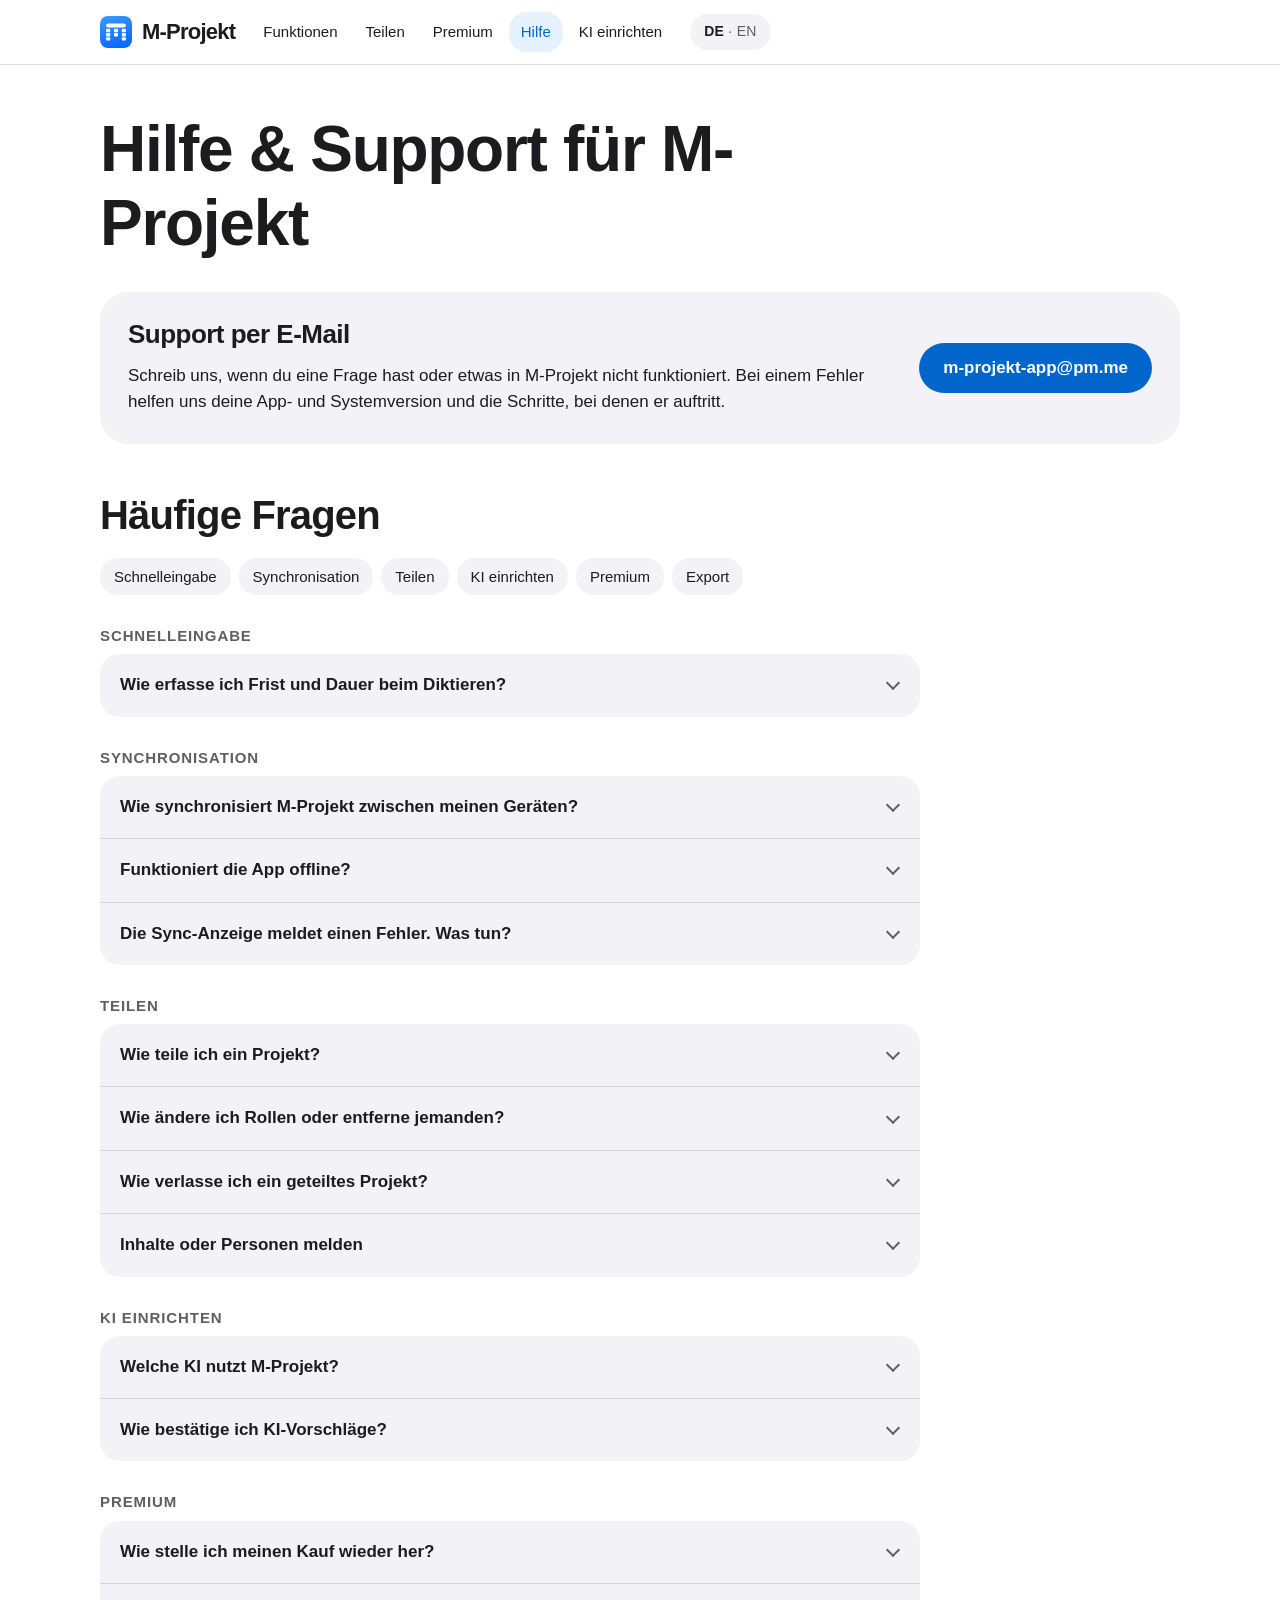
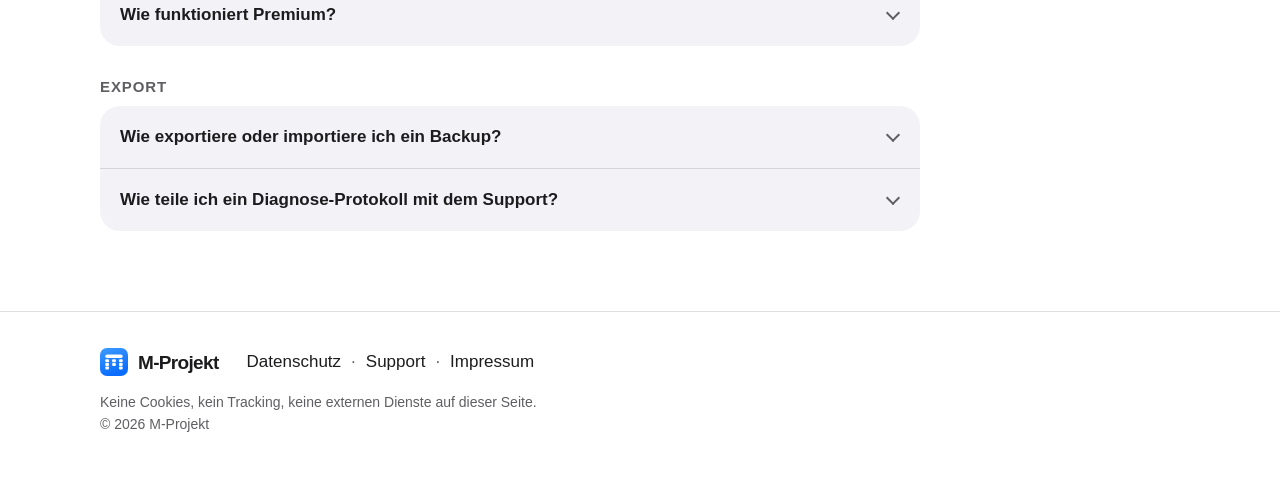
<file: hilfe.html>
<!doctype html>
<html lang="de">
<head>
<meta charset="utf-8">
<meta name="viewport" content="width=device-width, initial-scale=1, viewport-fit=cover">
<title>Hilfe & Support – M-Projekt</title>
<meta name="description" content="Hilfe zu M-Projekt: Aufgaben einsprechen, KI einrichten, Projekte teilen und iCloud-Sync verwenden.">
<meta name="color-scheme" content="light dark">
<meta name="theme-color" content="#ffffff" media="(prefers-color-scheme: light)">
<meta name="theme-color" content="#000000" media="(prefers-color-scheme: dark)">
<link rel="icon" href="assets/app-icon.svg" type="image/svg+xml">
<link rel="apple-touch-icon" href="assets/apple-touch-icon.png">
<link rel="alternate" hreflang="en" href="en/hilfe.html">
<link rel="stylesheet" href="assets/site.css">
<script src="assets/site.js"></script>
</head>
<body class="page-hilfe">
<a class="skip" href="#inhalt">Zum Inhalt springen</a>
<header class="top">
<div class="wrap top-in">
<a class="brand" href="index.html" aria-label="M-Projekt"><img src="assets/app-icon.svg" alt="" width="32" height="32"><span class="wm" aria-hidden="true">M-Projekt</span></a>
<nav aria-label="Hauptnavigation"><ul class="nav"><li><a href="index.html#funktionen">Funktionen</a></li><li><a href="index.html#teilen">Teilen</a></li><li><a href="index.html#premium">Premium</a></li><li><a href="hilfe.html" aria-current="page">Hilfe</a></li><li><a href="ki-setup.html">KI einrichten</a></li></ul></nav>
<a class="lang" href="en/hilfe.html" hreflang="en" lang="en" aria-label="English"><span aria-hidden="true"><b>DE</b> · EN</span></a>
</div>
</header>
<main id="inhalt">
<div class="wrap page">
<header class="page-head"><h1>Hilfe &amp; Support für M-Projekt</h1></header>
<section class="contact card" aria-labelledby="h-kontakt">
<div><h2 id="h-kontakt">Support per E-Mail</h2><p>Schreib uns, wenn du eine Frage hast oder etwas in M-Projekt nicht funktioniert. Bei einem Fehler helfen uns deine App- und Systemversion und die Schritte, bei denen er auftritt.</p></div>
<a class="btn" href="mailto:m-projekt-app@pm.me">m-projekt-app@pm.me</a>
</section>
<section aria-labelledby="h-faq"><h2 id="h-faq">Häufige Fragen</h2><ul class="chips"><li><a href="#schnelleingabe">Schnelleingabe</a></li><li><a href="#synchronisation">Synchronisation</a></li><li><a href="#teilen">Teilen</a></li><li><a href="#ki-einrichten">KI einrichten</a></li><li><a href="#premium">Premium</a></li><li><a href="#export">Export</a></li></ul>
<h3 class="faq-group" id="schnelleingabe">Schnelleingabe</h3><div class="faq"><details><summary>Wie erfasse ich Frist und Dauer beim Diktieren?</summary><div class="ans"><p>Sag oder tippe „Umzugskartons bis morgen abholen, 30 Minuten“. Die Schnelleingabe übernimmt „bis morgen“ in Frist und „30 Minuten“ in Dauer. Auch „eine halbe Stunde“ funktioniert. Du kannst die Werte vor dem Speichern prüfen und ändern. Das geht ohne Operator.</p></div></details></div>
<h3 class="faq-group" id="synchronisation">Synchronisation</h3><div class="faq"><details><summary>Wie synchronisiert M-Projekt zwischen meinen Geräten?</summary><div class="ans"><p>M-Projekt nutzt iCloud. Melde dich auf deinen Geräten mit demselben Apple Account an und prüfe in der App unter Einstellungen › iCloud &amp; Sync, ob der Abgleich aktiv ist.</p></div></details>
<details><summary>Funktioniert die App offline?</summary><div class="ans"><p>Du kannst mit bereits geladenen Projekten und Aufgaben offline weiterarbeiten. Bei aktivem iCloud-Abgleich werden Änderungen synchronisiert, sobald dein Gerät wieder online ist.</p></div></details>
<details><summary>Die Sync-Anzeige meldet einen Fehler. Was tun?</summary><div class="ans"><p>Tippe auf die Sync-Anzeige, um den Status zu sehen. Unter Einstellungen › iCloud &amp; Sync kannst du den Abgleich erneut starten, sobald du wieder online bist.</p></div></details>
</div>
<h3 class="faq-group" id="teilen">Teilen</h3><div class="faq"><details><summary>Wie teile ich ein Projekt?</summary><div class="ans"><p>Öffne das Projekt und tippe oben auf das Personen-Symbol oder auf „…“ › Mitglieder. Dort lädst du Personen ein oder verwaltest die Freigabe. Eigene Projekte zu teilen ist Teil von Premium; Eingeladene brauchen kein Premium.</p></div></details>
<details><summary>Wie ändere ich Rollen oder entferne jemanden?</summary><div class="ans"><p>Im Freigabe-Sheet auf die Person tippen: Rolle „Lesen“ oder „Lesen und Schreiben“ wählen oder „Aus Projekt entfernen“. Das kann nur die Person, der das Projekt gehört.</p></div></details>
<details><summary>Wie verlasse ich ein geteiltes Projekt?</summary><div class="ans"><p>Personen-Symbol im Projektkopf › Freigabe › „Projekt verlassen“. Das Projekt verschwindet von deinen Geräten, deine Kommentare bleiben für die anderen sichtbar.</p></div></details>
<details><summary>Inhalte oder Personen melden</summary><div class="ans"><p>Halte in einem geteilten Projekt einen Namen unter „Freigabe“ › „Mitglieder“, einen Kommentar oder einen Anhang gedrückt und wähle „Melden“. Bei geöffneten Bildern und PDFs findest du „Melden“ auch im Menü „…“. Die App öffnet eine vorbereitete E-Mail an <a href="mailto:m-projekt-app@pm.me">m-projekt-app@pm.me</a>, die du selbst absendest. Eigentümer können Teilnehmende entfernen. Teilnehmende können das Projekt verlassen.</p></div></details>
</div>
<h3 class="faq-group" id="ki-einrichten">KI einrichten</h3><div class="faq"><details><summary>Welche KI nutzt M-Projekt?</summary><div class="ans"><p>Du kannst Apple Intelligence verwenden – auf deinem Gerät und, wenn verfügbar, über Apples Private Cloud Compute. Alternativ kannst du einen eigenen API-Schlüssel oder einen lokalen Server im Heimnetz verwenden. Die Schritt-für-Schritt-Anleitung findest du unter <a href="ki-setup.html">KI einrichten</a>.</p></div></details>
<details><summary>Wie bestätige ich KI-Vorschläge?</summary><div class="ans"><p>Je nach Funktion kannst du Vorschläge prüfen und anwenden oder dem Operator direkt eine Änderung auftragen. Die automatische Einsortierung per eigener API lässt sich gesondert in den Einstellungen einschalten.</p></div></details>
</div>
<h3 class="faq-group" id="premium">Premium</h3><div class="faq"><details><summary>Wie stelle ich meinen Kauf wieder her?</summary><div class="ans"><p>Öffne die Einstellungen in M-Projekt und tippe auf „Käufe wiederherstellen“. Verwende denselben Apple Account, mit dem du gekauft hast.</p></div></details>
<details><summary>Wie funktioniert Premium?</summary><div class="ans"><p>Du schaltest Premium mit einem Einmalkauf frei. Es gibt kein Abo und keine Testphase. Einführungspreis 4,99 € bis 31.12.2026, ab 01.01.2027 9,99 €.</p></div></details>
</div>
<h3 class="faq-group" id="export">Export</h3><div class="faq"><details><summary>Wie exportiere oder importiere ich ein Backup?</summary><div class="ans"><p>Öffne Einstellungen › iCloud &amp; Sync. Mit „Backup exportieren“ speicherst du eine passwortgeschützte Datei. Wähle „Backup wiederherstellen“, um die Datei zu öffnen, und gib das zugehörige Passwort ein.</p></div></details>
<details><summary>Wie teile ich ein Diagnose-Protokoll mit dem Support?</summary><div class="ans"><p>Öffne Einstellungen › iCloud &amp; Sync › Diagnose-Protokoll. Tippe auf „Protokoll teilen“, um es deiner Support-E-Mail beizufügen. Die Option „Namen und Inhalte mitsenden“ kannst du ausgeschaltet lassen.</p></div></details></div></section>
</div>
</main>
<footer class="foot">
<div class="wrap foot-in">
<div class="foot-brand"><img src="assets/app-icon.svg" alt="" width="28" height="28"><span class="wm wm-s" aria-hidden="true">M-Projekt</span><span class="vh">M-Projekt</span></div>
<nav aria-label="Footer"><ul class="foot-nav"><li><a href="datenschutz.html">Datenschutz</a></li><li><a href="hilfe.html">Support</a></li><li><a href="impressum.html">Impressum</a></li></ul></nav>
<p class="foot-note">Keine Cookies, kein Tracking, keine externen Dienste auf dieser Seite.<br>© 2026 M-Projekt</p>
</div>
</footer>
</body>
</html>
</file>
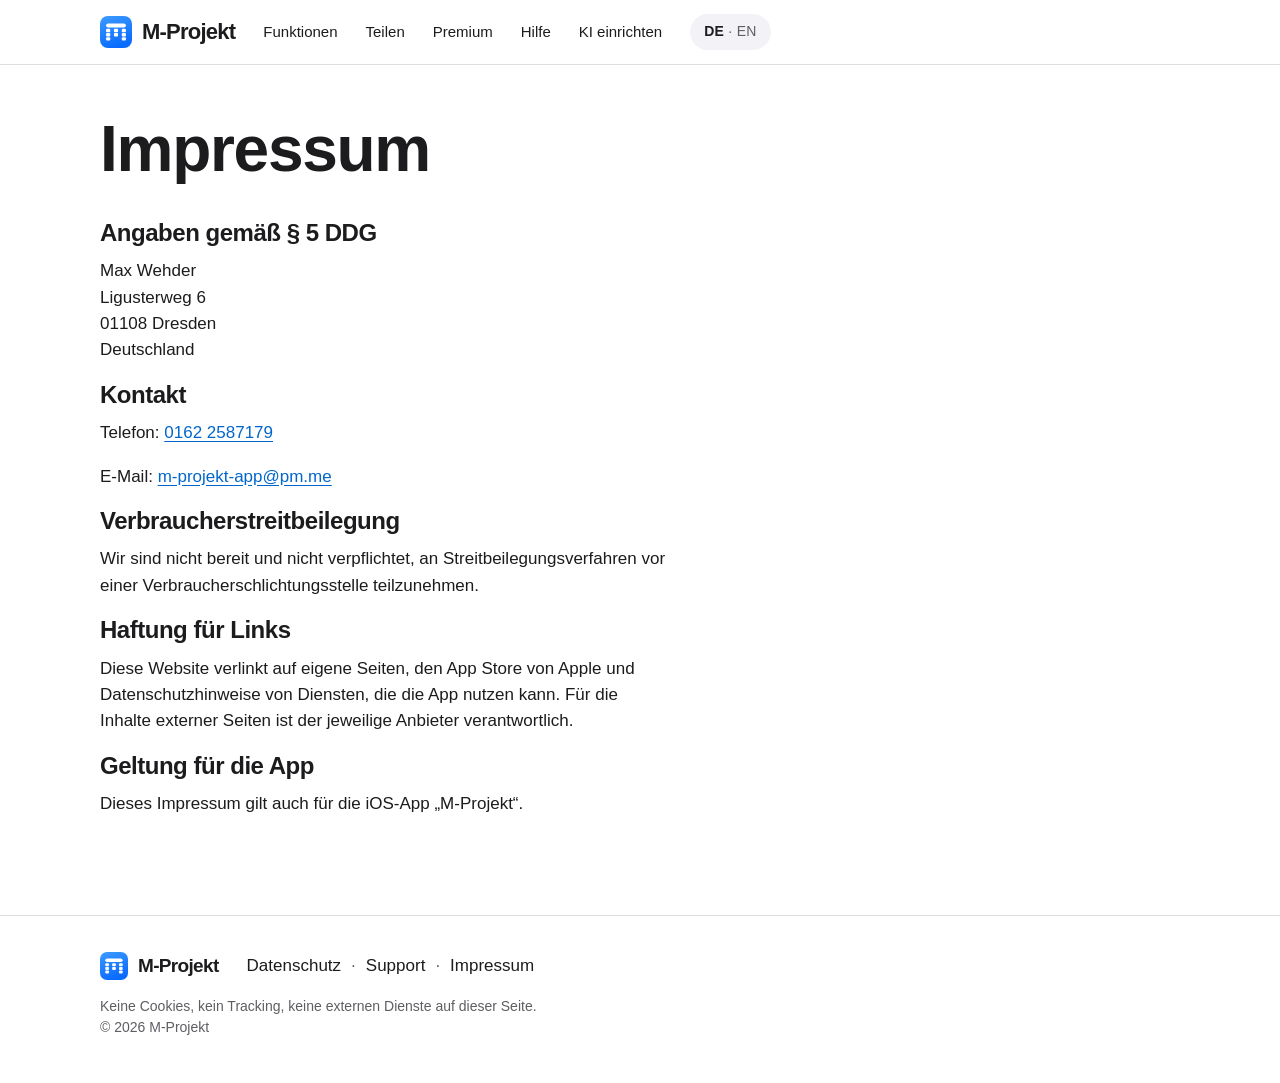
<file: impressum.html>
<!doctype html>
<html lang="de">
<head>
<meta charset="utf-8">
<meta name="viewport" content="width=device-width, initial-scale=1, viewport-fit=cover">
<title>Impressum – M-Projekt</title>
<meta name="description" content="M-Projekt für iPhone, iPad und Mac: Aufgaben, Boards und Kalender an einem Ort – mit KI, die mitdenkt und deine Daten respektiert.">
<meta name="color-scheme" content="light dark">
<meta name="theme-color" content="#ffffff" media="(prefers-color-scheme: light)">
<meta name="theme-color" content="#000000" media="(prefers-color-scheme: dark)">
<link rel="icon" href="assets/app-icon.svg" type="image/svg+xml">
<link rel="apple-touch-icon" href="assets/apple-touch-icon.png">
<link rel="alternate" hreflang="en" href="en/impressum.html">
<link rel="stylesheet" href="assets/site.css">
<script src="assets/site.js"></script>
</head>
<body class="page-impressum">
<a class="skip" href="#inhalt">Zum Inhalt springen</a>
<header class="top">
<div class="wrap top-in">
<a class="brand" href="index.html" aria-label="M-Projekt"><img src="assets/app-icon.svg" alt="" width="32" height="32"><span class="wm" aria-hidden="true">M-Projekt</span></a>
<nav aria-label="Hauptnavigation"><ul class="nav"><li><a href="index.html#funktionen">Funktionen</a></li><li><a href="index.html#teilen">Teilen</a></li><li><a href="index.html#premium">Premium</a></li><li><a href="hilfe.html">Hilfe</a></li><li><a href="ki-setup.html">KI einrichten</a></li></ul></nav>
<a class="lang" href="en/impressum.html" hreflang="en" lang="en" aria-label="English"><span aria-hidden="true"><b>DE</b> · EN</span></a>
</div>
</header>
<main id="inhalt">
<div class="wrap doc narrow">
<header class="doc-head"><h1>Impressum</h1></header>
<article class="prose">
<section id="angaben-gemaess-5-ddg"><h2>Angaben gemäß § 5 DDG</h2>
<p>Max Wehder<br>Ligusterweg 6<br>01108 Dresden<br>Deutschland</p>
</section>
<section id="kontakt"><h2>Kontakt</h2>
<p>Telefon: <a href="tel:+491622587179">0162 2587179</a></p>
<p>E-Mail: <a href="mailto:m-projekt-app@pm.me">m-projekt-app@pm.me</a></p>
</section>
<section id="verbraucherstreitbeilegung"><h2>Verbraucherstreitbeilegung</h2>
<p>Wir sind nicht bereit und nicht verpflichtet, an Streitbeilegungsverfahren vor einer Verbraucherschlichtungsstelle teilzunehmen.</p>
</section>
<section id="haftung-fuer-links"><h2>Haftung für Links</h2>
<p>Diese Website verlinkt auf eigene Seiten, den App Store von Apple und Datenschutzhinweise von Diensten, die die App nutzen kann. Für die Inhalte externer Seiten ist der jeweilige Anbieter verantwortlich.</p>
</section>
<section id="geltung-fuer-die-app"><h2>Geltung für die App</h2>
<p>Dieses Impressum gilt auch für die iOS-App „M-Projekt“.</p>
</section>
</article></div>
</main>
<footer class="foot">
<div class="wrap foot-in">
<div class="foot-brand"><img src="assets/app-icon.svg" alt="" width="28" height="28"><span class="wm wm-s" aria-hidden="true">M-Projekt</span><span class="vh">M-Projekt</span></div>
<nav aria-label="Footer"><ul class="foot-nav"><li><a href="datenschutz.html">Datenschutz</a></li><li><a href="hilfe.html">Support</a></li><li><a href="impressum.html">Impressum</a></li></ul></nav>
<p class="foot-note">Keine Cookies, kein Tracking, keine externen Dienste auf dieser Seite.<br>© 2026 M-Projekt</p>
</div>
</footer>
</body>
</html>
</file>
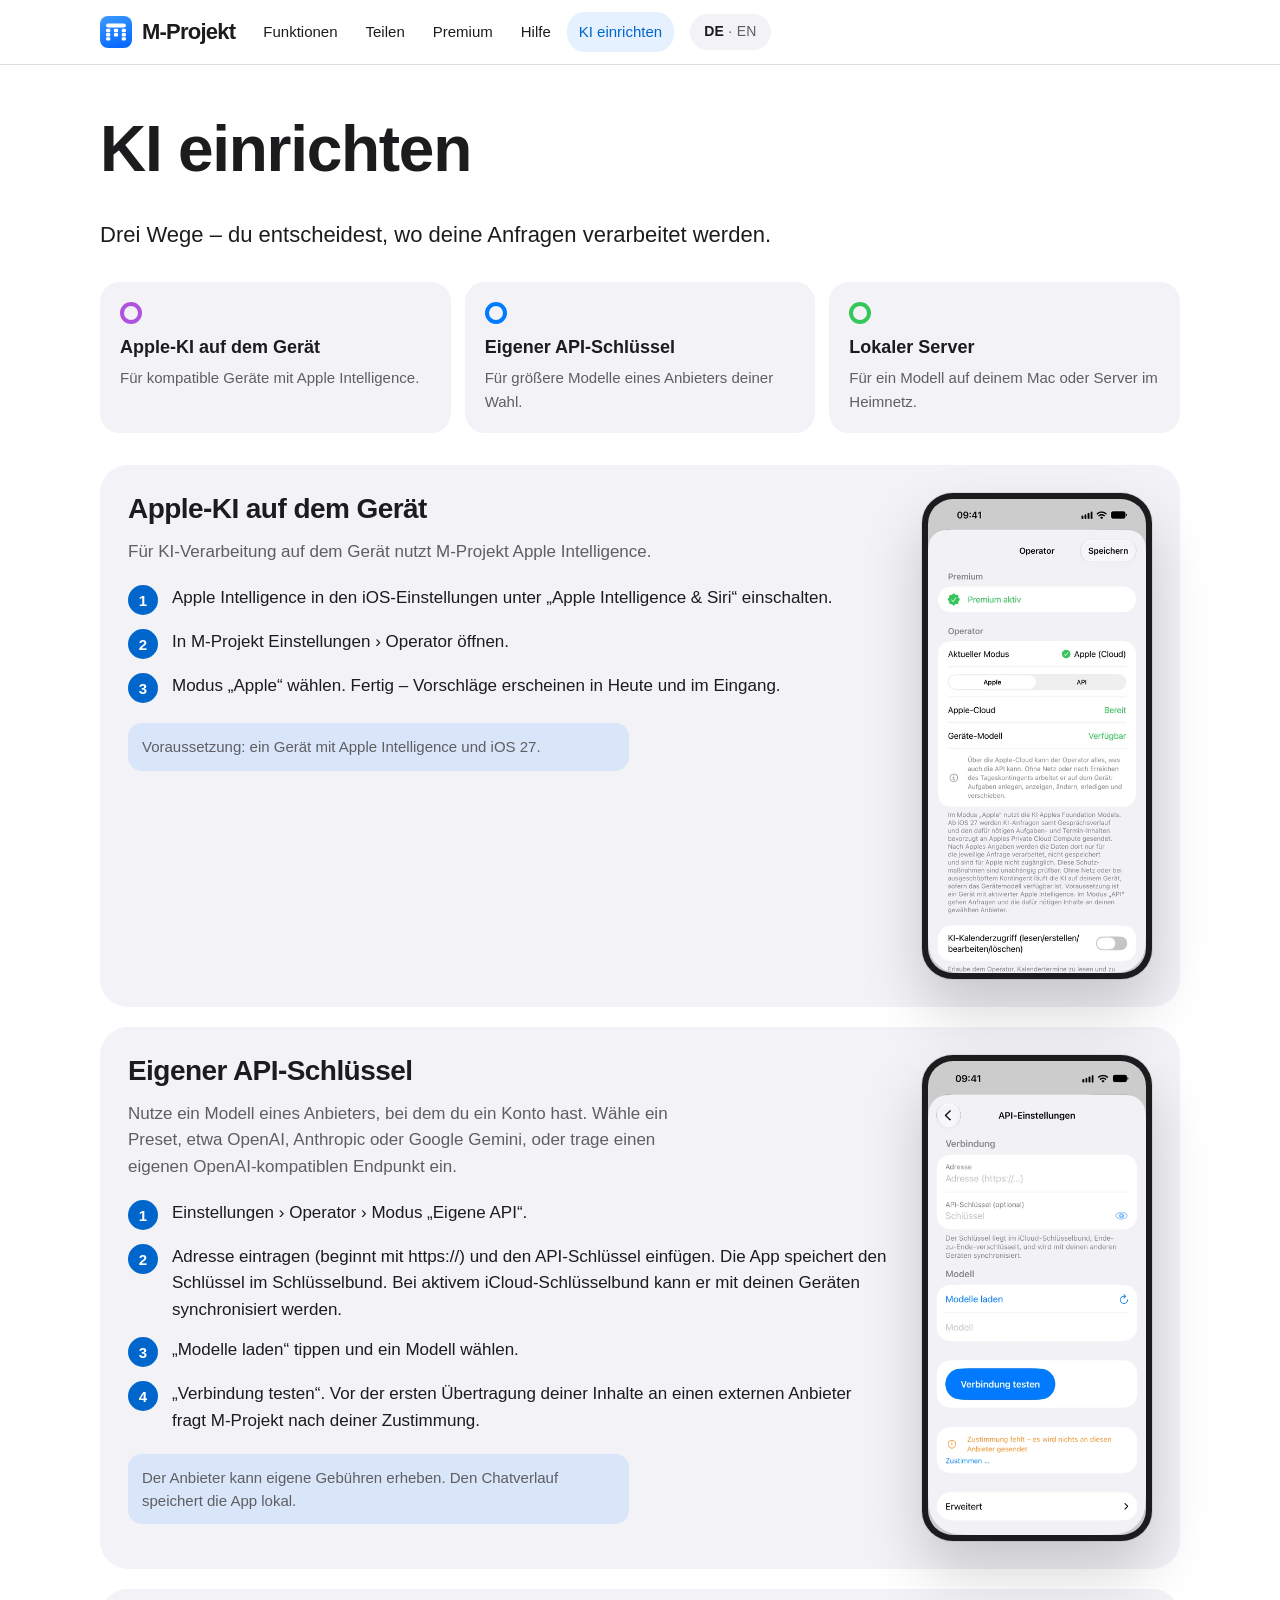
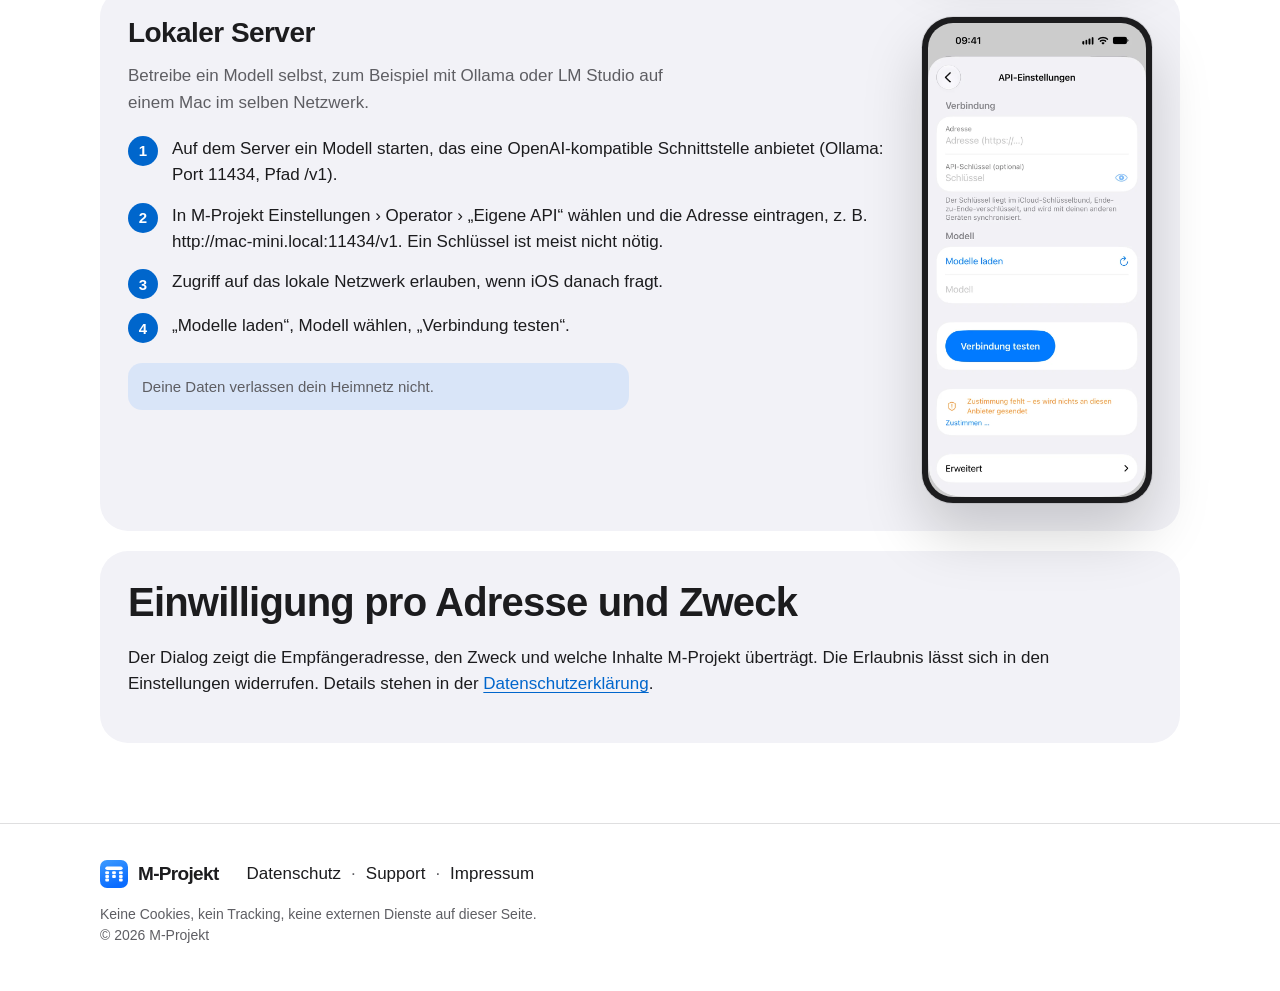
<file: ki-setup.html>
<!doctype html>
<html lang="de">
<head>
<meta charset="utf-8">
<meta name="viewport" content="width=device-width, initial-scale=1, viewport-fit=cover">
<title>KI einrichten – M-Projekt</title>
<meta name="description" content="M-Projekt für iPhone, iPad und Mac: Aufgaben, Boards und Kalender an einem Ort – mit KI, die mitdenkt und deine Daten respektiert.">
<meta name="color-scheme" content="light dark">
<meta name="theme-color" content="#ffffff" media="(prefers-color-scheme: light)">
<meta name="theme-color" content="#000000" media="(prefers-color-scheme: dark)">
<link rel="icon" href="assets/app-icon.svg" type="image/svg+xml">
<link rel="apple-touch-icon" href="assets/apple-touch-icon.png">
<link rel="alternate" hreflang="en" href="en/ki-setup.html">
<link rel="stylesheet" href="assets/site.css">
<script src="assets/site.js"></script>
</head>
<body class="page-ki-setup">
<a class="skip" href="#inhalt">Zum Inhalt springen</a>
<header class="top">
<div class="wrap top-in">
<a class="brand" href="index.html" aria-label="M-Projekt"><img src="assets/app-icon.svg" alt="" width="32" height="32"><span class="wm" aria-hidden="true">M-Projekt</span></a>
<nav aria-label="Hauptnavigation"><ul class="nav"><li><a href="index.html#funktionen">Funktionen</a></li><li><a href="index.html#teilen">Teilen</a></li><li><a href="index.html#premium">Premium</a></li><li><a href="hilfe.html">Hilfe</a></li><li><a href="ki-setup.html" aria-current="page">KI einrichten</a></li></ul></nav>
<a class="lang" href="en/ki-setup.html" hreflang="en" lang="en" aria-label="English"><span aria-hidden="true"><b>DE</b> · EN</span></a>
</div>
</header>
<main id="inhalt">
<div class="wrap page">
<header class="page-head"><h1>KI einrichten</h1><p class="lead">Drei Wege – du entscheidest, wo deine Anfragen verarbeitet werden.</p></header>
<ul class="ways"><li><a class="way" href="#apple"><span class="ring-dot" style="--c:#af52de" aria-hidden="true"></span><strong>Apple-KI auf dem Gerät</strong><span>Für kompatible Geräte mit Apple Intelligence.</span></a></li><li><a class="way" href="#api"><span class="ring-dot" style="--c:#007aff" aria-hidden="true"></span><strong>Eigener API-Schlüssel</strong><span>Für größere Modelle eines Anbieters deiner Wahl.</span></a></li><li><a class="way" href="#lokal"><span class="ring-dot" style="--c:#34c759" aria-hidden="true"></span><strong>Lokaler Server</strong><span>Für ein Modell auf deinem Mac oder Server im Heimnetz.</span></a></li></ul>
<section class="ai-sec card reveal" id="apple" aria-labelledby="h-apple">
<div class="ai-txt"><h2 id="h-apple">Apple-KI auf dem Gerät</h2><p>Für KI-Verarbeitung auf dem Gerät nutzt M-Projekt Apple Intelligence.</p><ol class="steps"><li><span class="step-n" aria-hidden="true">1</span><p><span class="sr">Schritt 1: </span>Apple Intelligence in den iOS-Einstellungen unter „Apple Intelligence & Siri“ einschalten.</p></li><li><span class="step-n" aria-hidden="true">2</span><p><span class="sr">Schritt 2: </span>In M-Projekt Einstellungen › Operator öffnen.</p></li><li><span class="step-n" aria-hidden="true">3</span><p><span class="sr">Schritt 3: </span>Modus „Apple“ wählen. Fertig – Vorschläge erscheinen in Heute und im Eingang.</p></li></ol><p class="note">Voraussetzung: ein Gerät mit Apple Intelligence und iOS 27.</p></div>
<div class="ai-img"><figure class="phone small"><picture><img src="assets/img/setup-apple.webp" alt="Operator-Einstellungen im Modus Apple: Apple-Cloud bereit, Geräte-Modell verfügbar." width="402" height="874" loading="lazy" decoding="async"></picture></figure></div></section><section class="ai-sec card reveal" id="api" aria-labelledby="h-api">
<div class="ai-txt"><h2 id="h-api">Eigener API-Schlüssel</h2><p>Nutze ein Modell eines Anbieters, bei dem du ein Konto hast. Wähle ein Preset, etwa OpenAI, Anthropic oder Google Gemini, oder trage einen eigenen OpenAI-kompatiblen Endpunkt ein.</p><ol class="steps"><li><span class="step-n" aria-hidden="true">1</span><p><span class="sr">Schritt 1: </span>Einstellungen › Operator › Modus „Eigene API“.</p></li><li><span class="step-n" aria-hidden="true">2</span><p><span class="sr">Schritt 2: </span>Adresse eintragen (beginnt mit https://) und den API-Schlüssel einfügen. Die App speichert den Schlüssel im Schlüsselbund. Bei aktivem iCloud-Schlüsselbund kann er mit deinen Geräten synchronisiert werden.</p></li><li><span class="step-n" aria-hidden="true">3</span><p><span class="sr">Schritt 3: </span>„Modelle laden“ tippen und ein Modell wählen.</p></li><li><span class="step-n" aria-hidden="true">4</span><p><span class="sr">Schritt 4: </span>„Verbindung testen“. Vor der ersten Übertragung deiner Inhalte an einen externen Anbieter fragt M-Projekt nach deiner Zustimmung.</p></li></ol><p class="note">Der Anbieter kann eigene Gebühren erheben. Den Chatverlauf speichert die App lokal.</p></div>
<div class="ai-img"><figure class="phone small"><picture><img src="assets/img/setup-api.webp" alt="API-Einstellungen mit Adresse, API-Schlüssel, Modellauswahl und Verbindungstest." width="402" height="874" loading="lazy" decoding="async"></picture></figure></div></section><section class="ai-sec card reveal" id="lokal" aria-labelledby="h-lokal">
<div class="ai-txt"><h2 id="h-lokal">Lokaler Server</h2><p>Betreibe ein Modell selbst, zum Beispiel mit Ollama oder LM Studio auf einem Mac im selben Netzwerk.</p><ol class="steps"><li><span class="step-n" aria-hidden="true">1</span><p><span class="sr">Schritt 1: </span>Auf dem Server ein Modell starten, das eine OpenAI-kompatible Schnittstelle anbietet (Ollama: Port 11434, Pfad /v1).</p></li><li><span class="step-n" aria-hidden="true">2</span><p><span class="sr">Schritt 2: </span>In M-Projekt Einstellungen › Operator › „Eigene API“ wählen und die Adresse eintragen, z. B. http://mac-mini.local:11434/v1. Ein Schlüssel ist meist nicht nötig.</p></li><li><span class="step-n" aria-hidden="true">3</span><p><span class="sr">Schritt 3: </span>Zugriff auf das lokale Netzwerk erlauben, wenn iOS danach fragt.</p></li><li><span class="step-n" aria-hidden="true">4</span><p><span class="sr">Schritt 4: </span>„Modelle laden“, Modell wählen, „Verbindung testen“.</p></li></ol><p class="note">Deine Daten verlassen dein Heimnetz nicht.</p></div>
<div class="ai-img"><figure class="phone small"><picture><img src="assets/img/setup-lokal.webp" alt="API-Einstellungen: Hier trägst du die Adresse deines lokalen Servers ein, ein Schlüssel ist optional." width="402" height="874" loading="lazy" decoding="async"></picture></figure></div></section>
<section class="card reveal" aria-labelledby="h-consent"><h2 id="h-consent">Einwilligung pro Adresse und Zweck</h2><p>Der Dialog zeigt die Empfängeradresse, den Zweck und welche Inhalte M-Projekt überträgt. Die Erlaubnis lässt sich in den Einstellungen widerrufen. Details stehen in der <a href="datenschutz.html#ki-funktionen">Datenschutzerklärung</a>.</p></section>
</div>
</main>
<footer class="foot">
<div class="wrap foot-in">
<div class="foot-brand"><img src="assets/app-icon.svg" alt="" width="28" height="28"><span class="wm wm-s" aria-hidden="true">M-Projekt</span><span class="vh">M-Projekt</span></div>
<nav aria-label="Footer"><ul class="foot-nav"><li><a href="datenschutz.html">Datenschutz</a></li><li><a href="hilfe.html">Support</a></li><li><a href="impressum.html">Impressum</a></li></ul></nav>
<p class="foot-note">Keine Cookies, kein Tracking, keine externen Dienste auf dieser Seite.<br>© 2026 M-Projekt</p>
</div>
</footer>
</body>
</html>
</file>
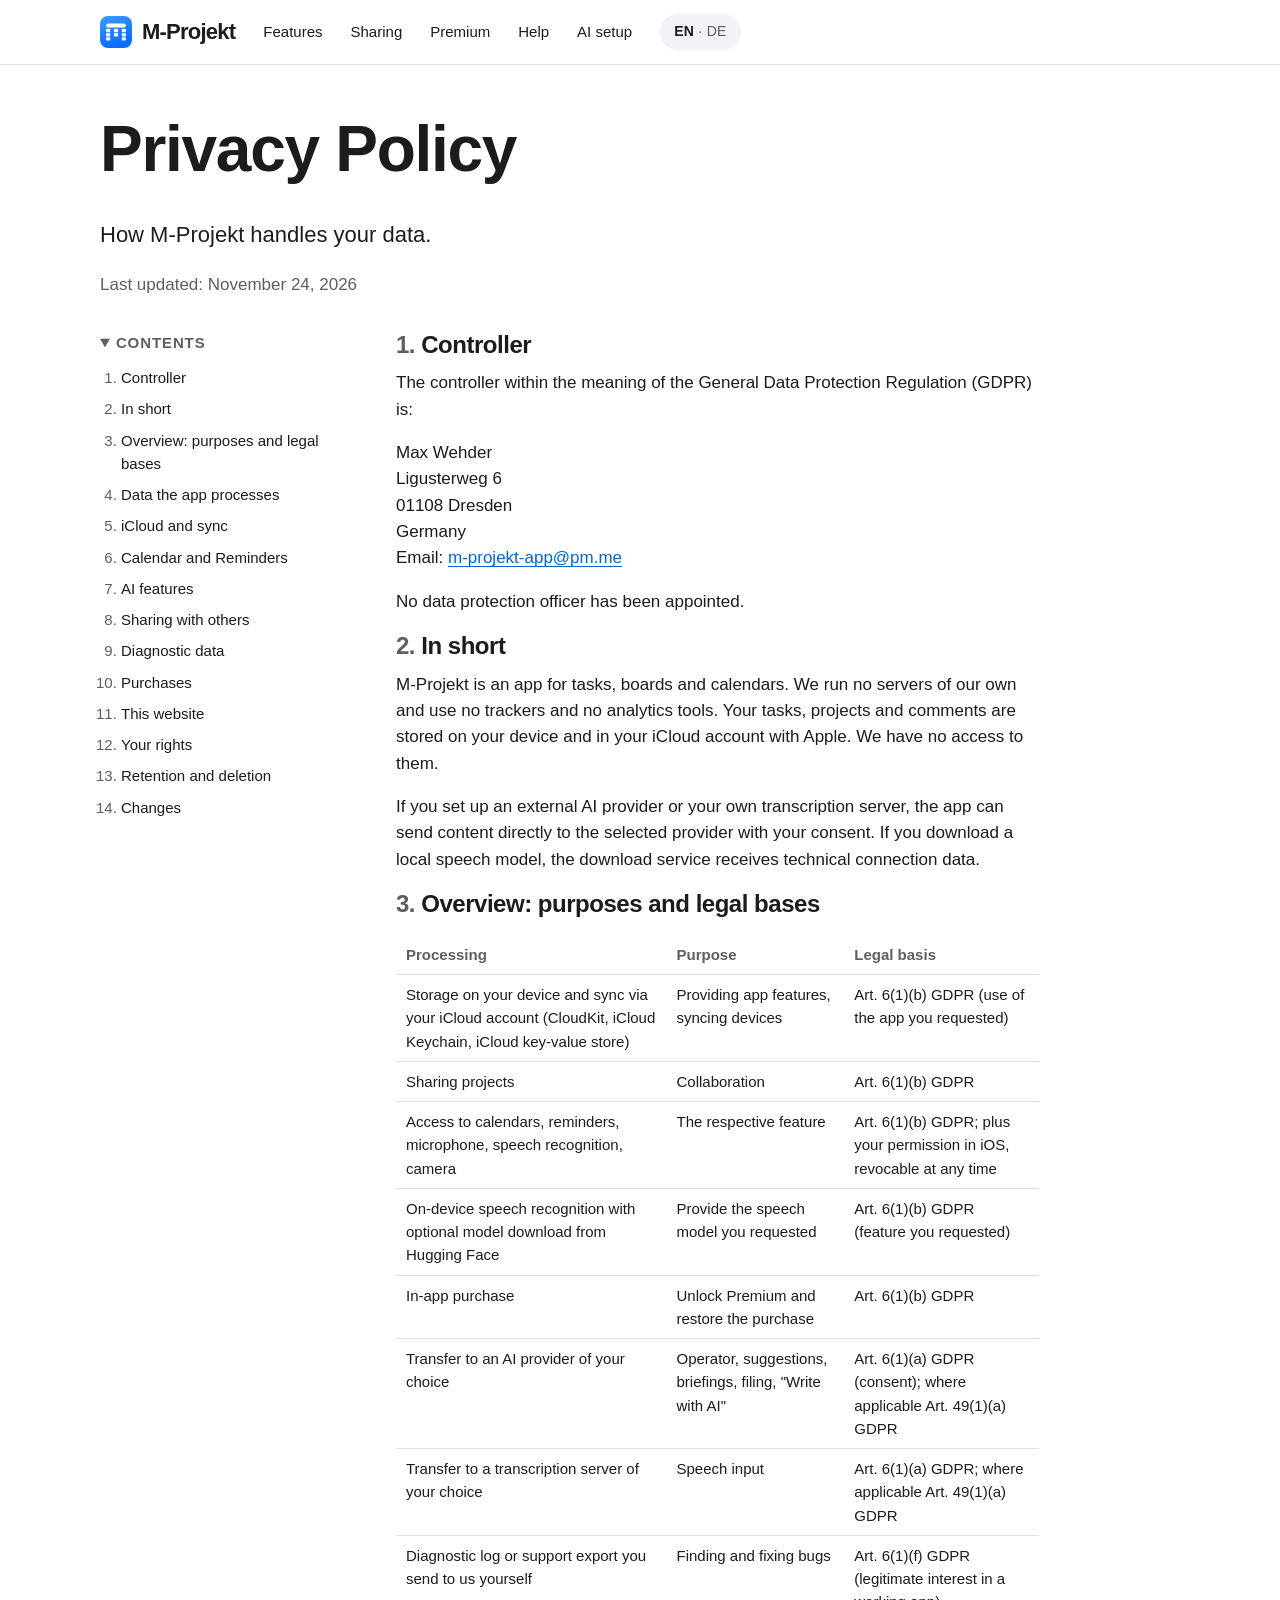
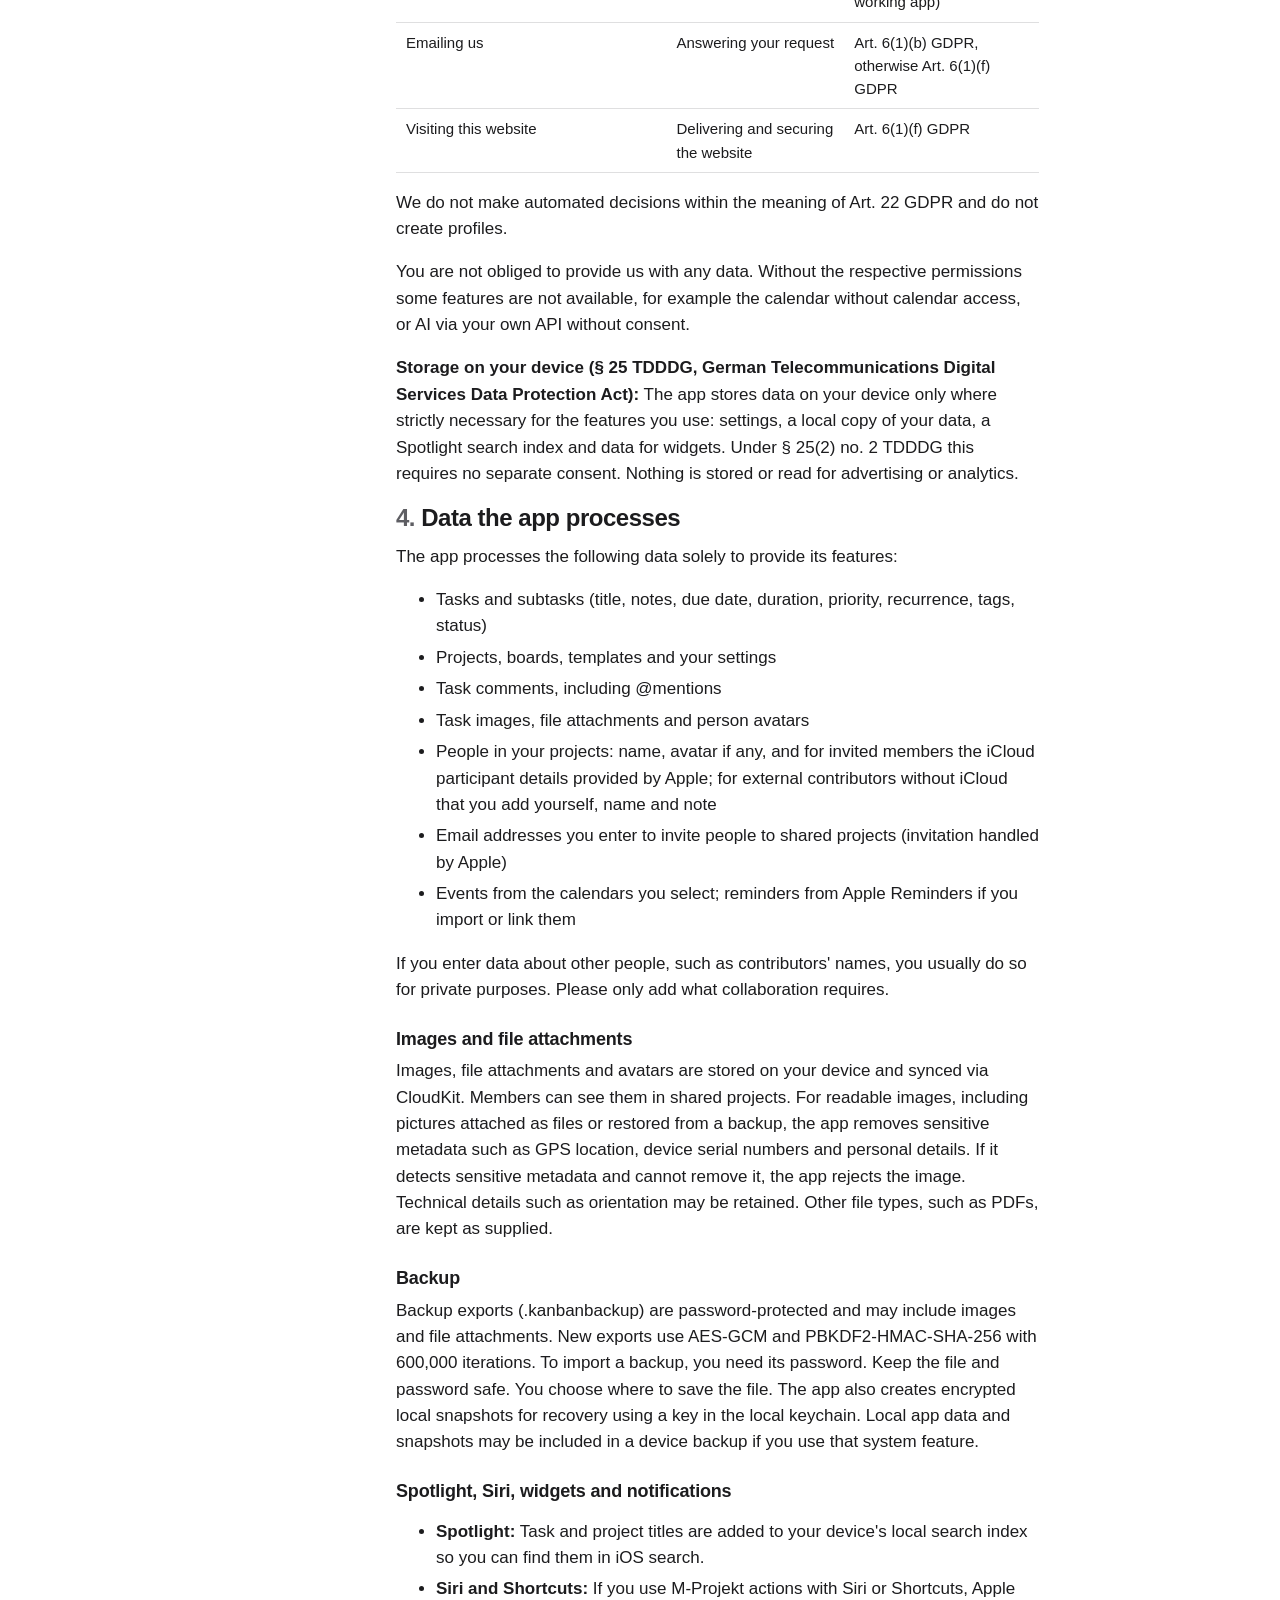
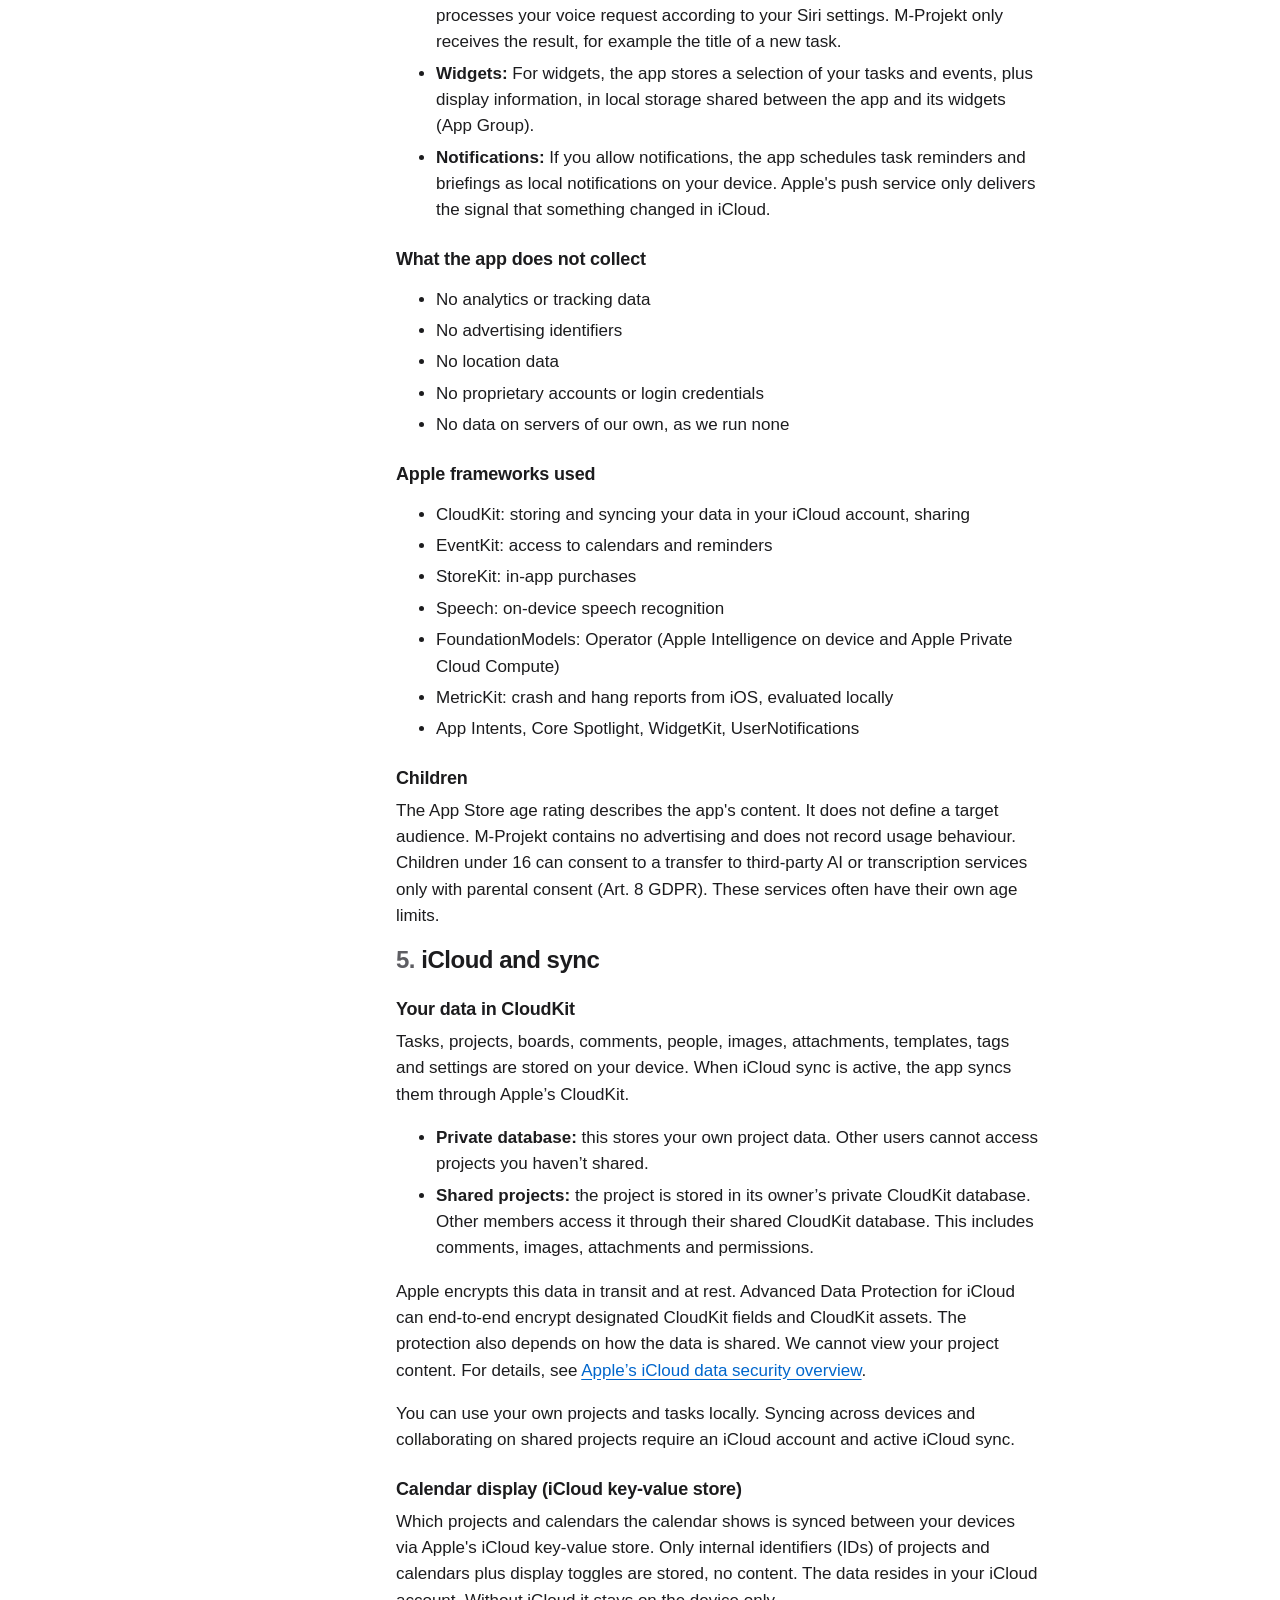
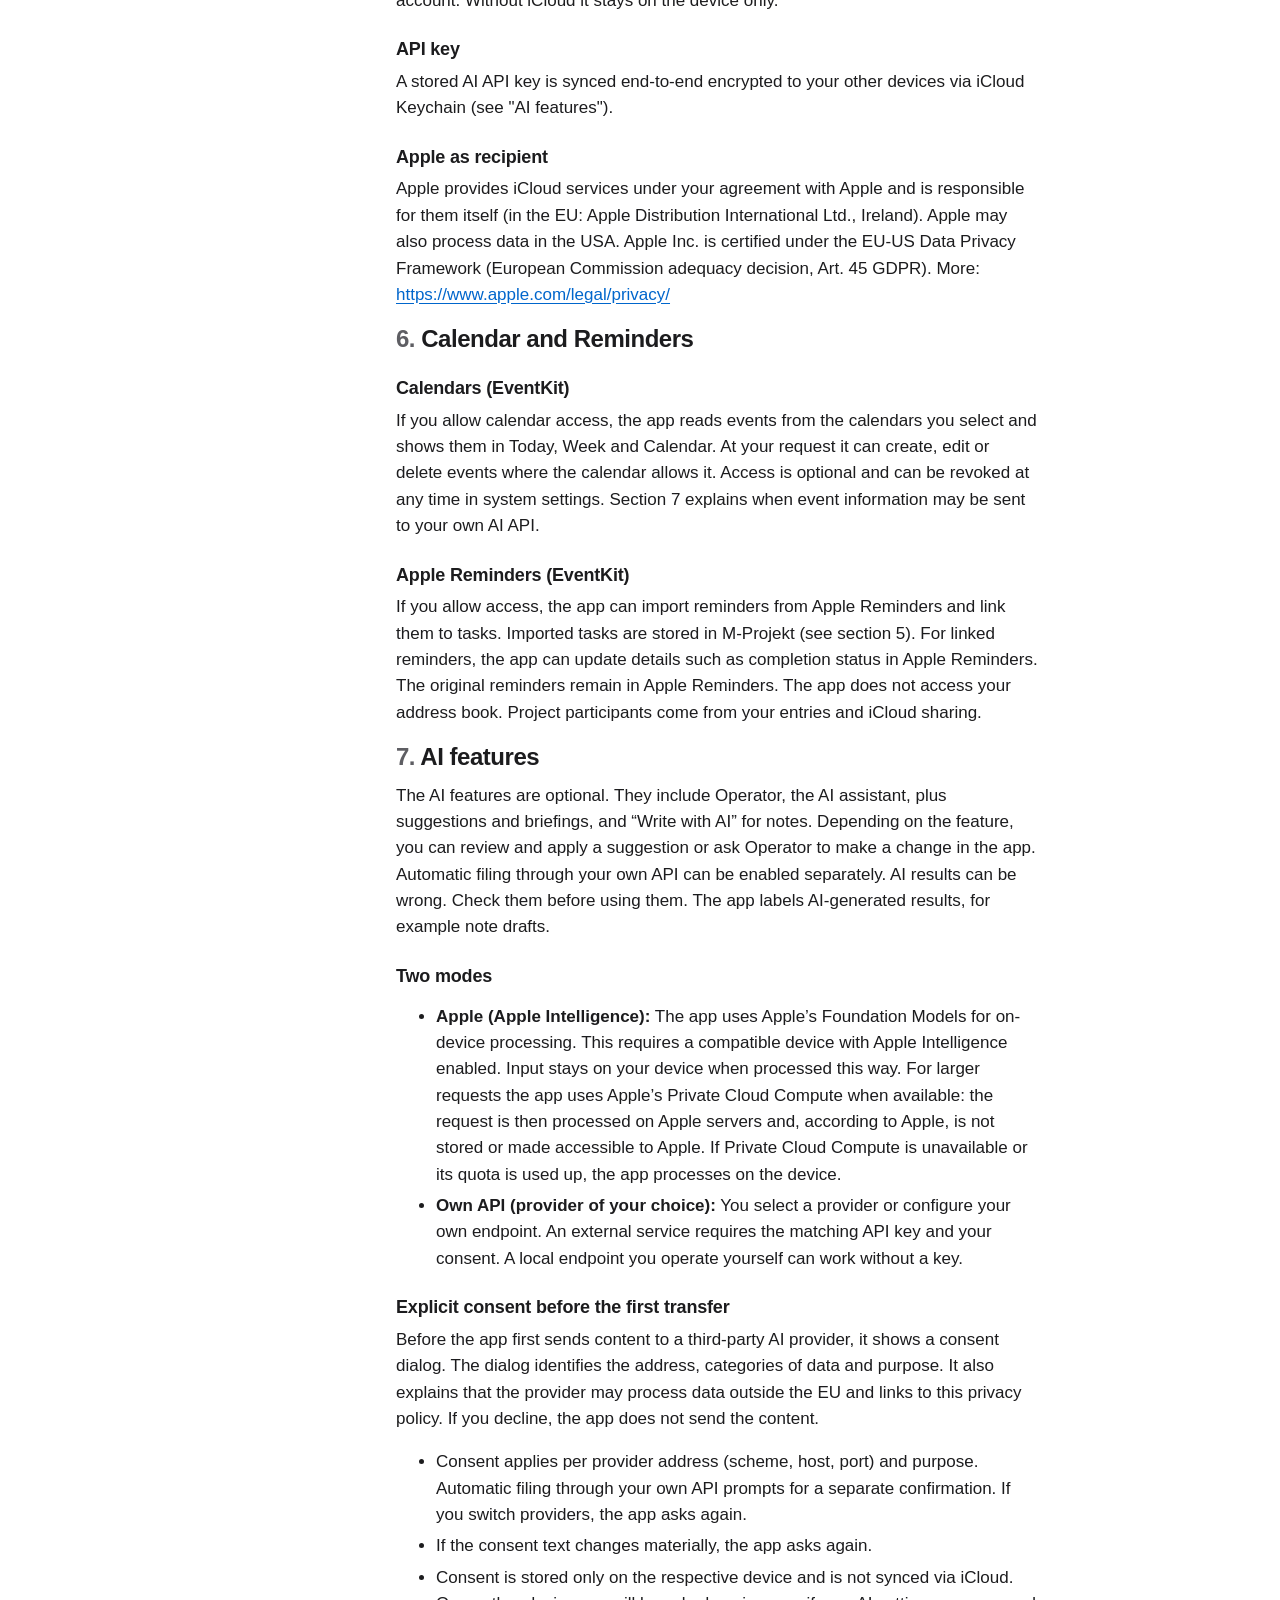
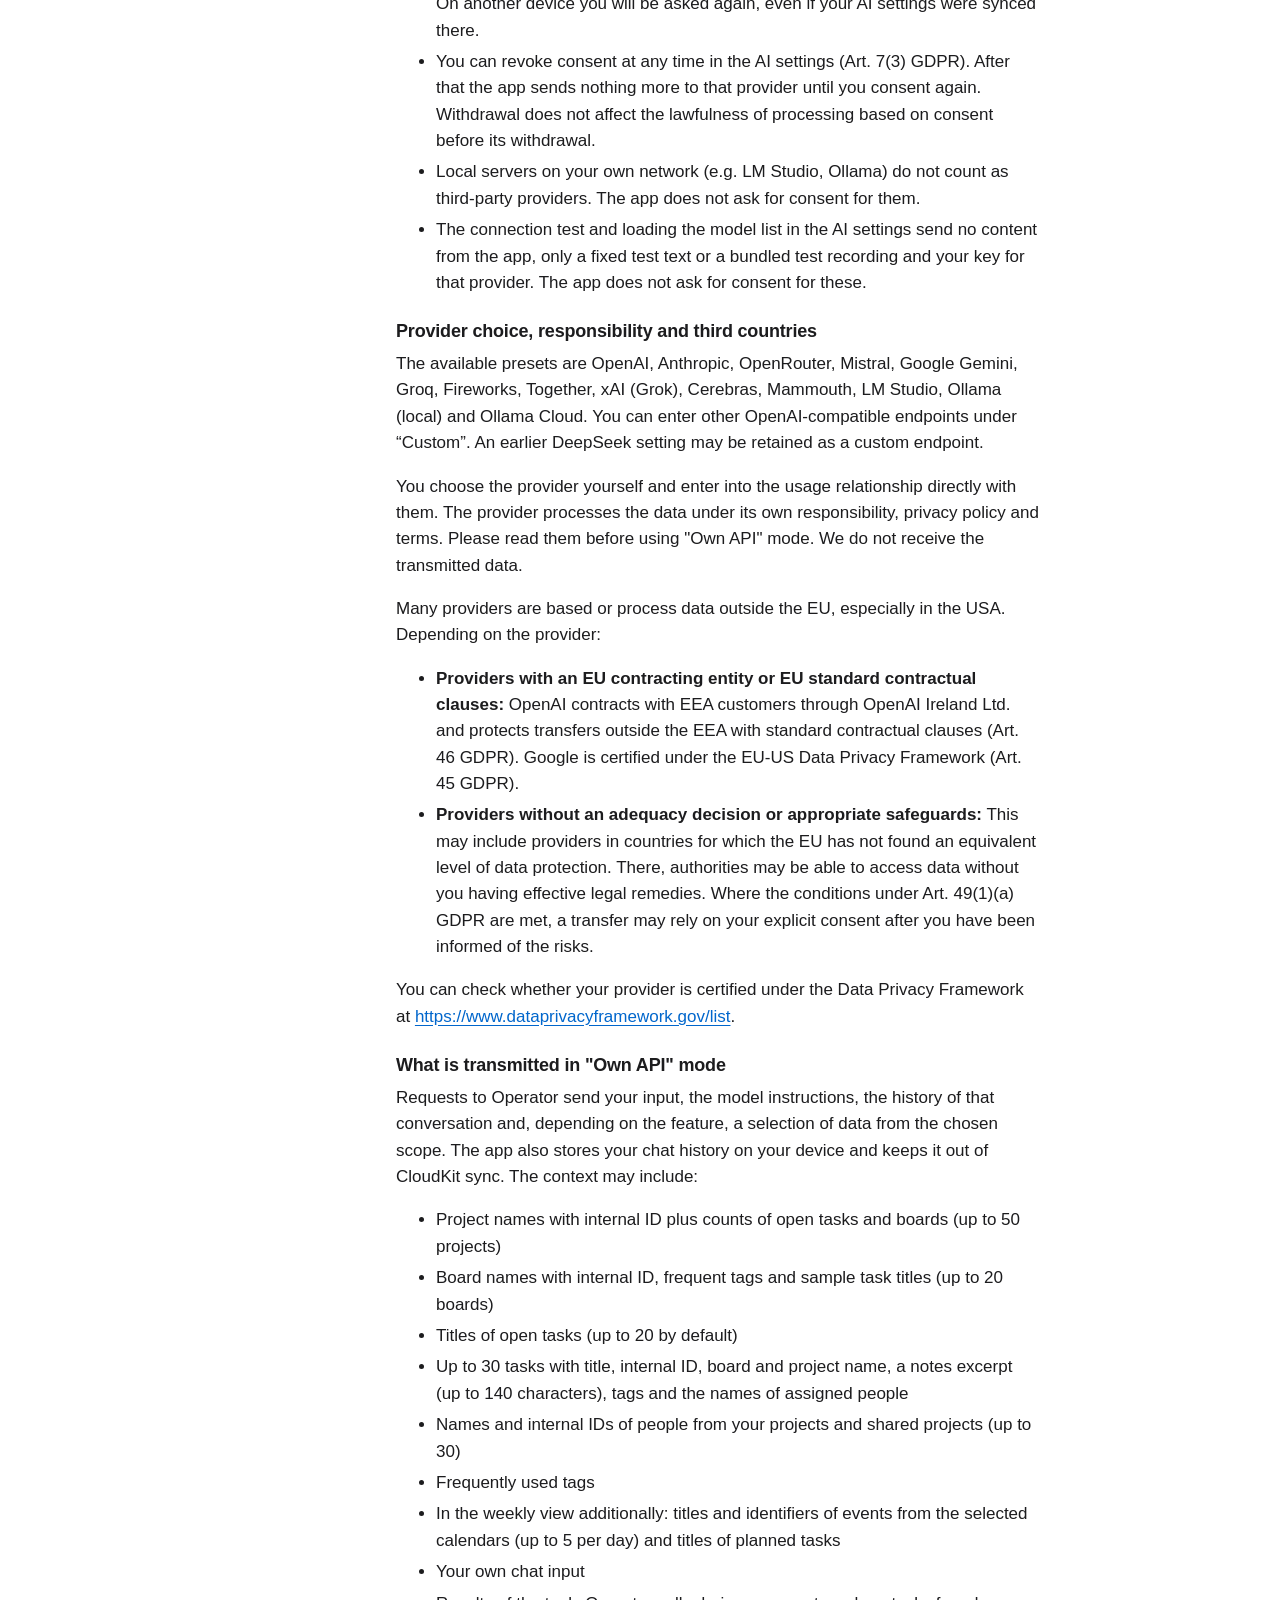
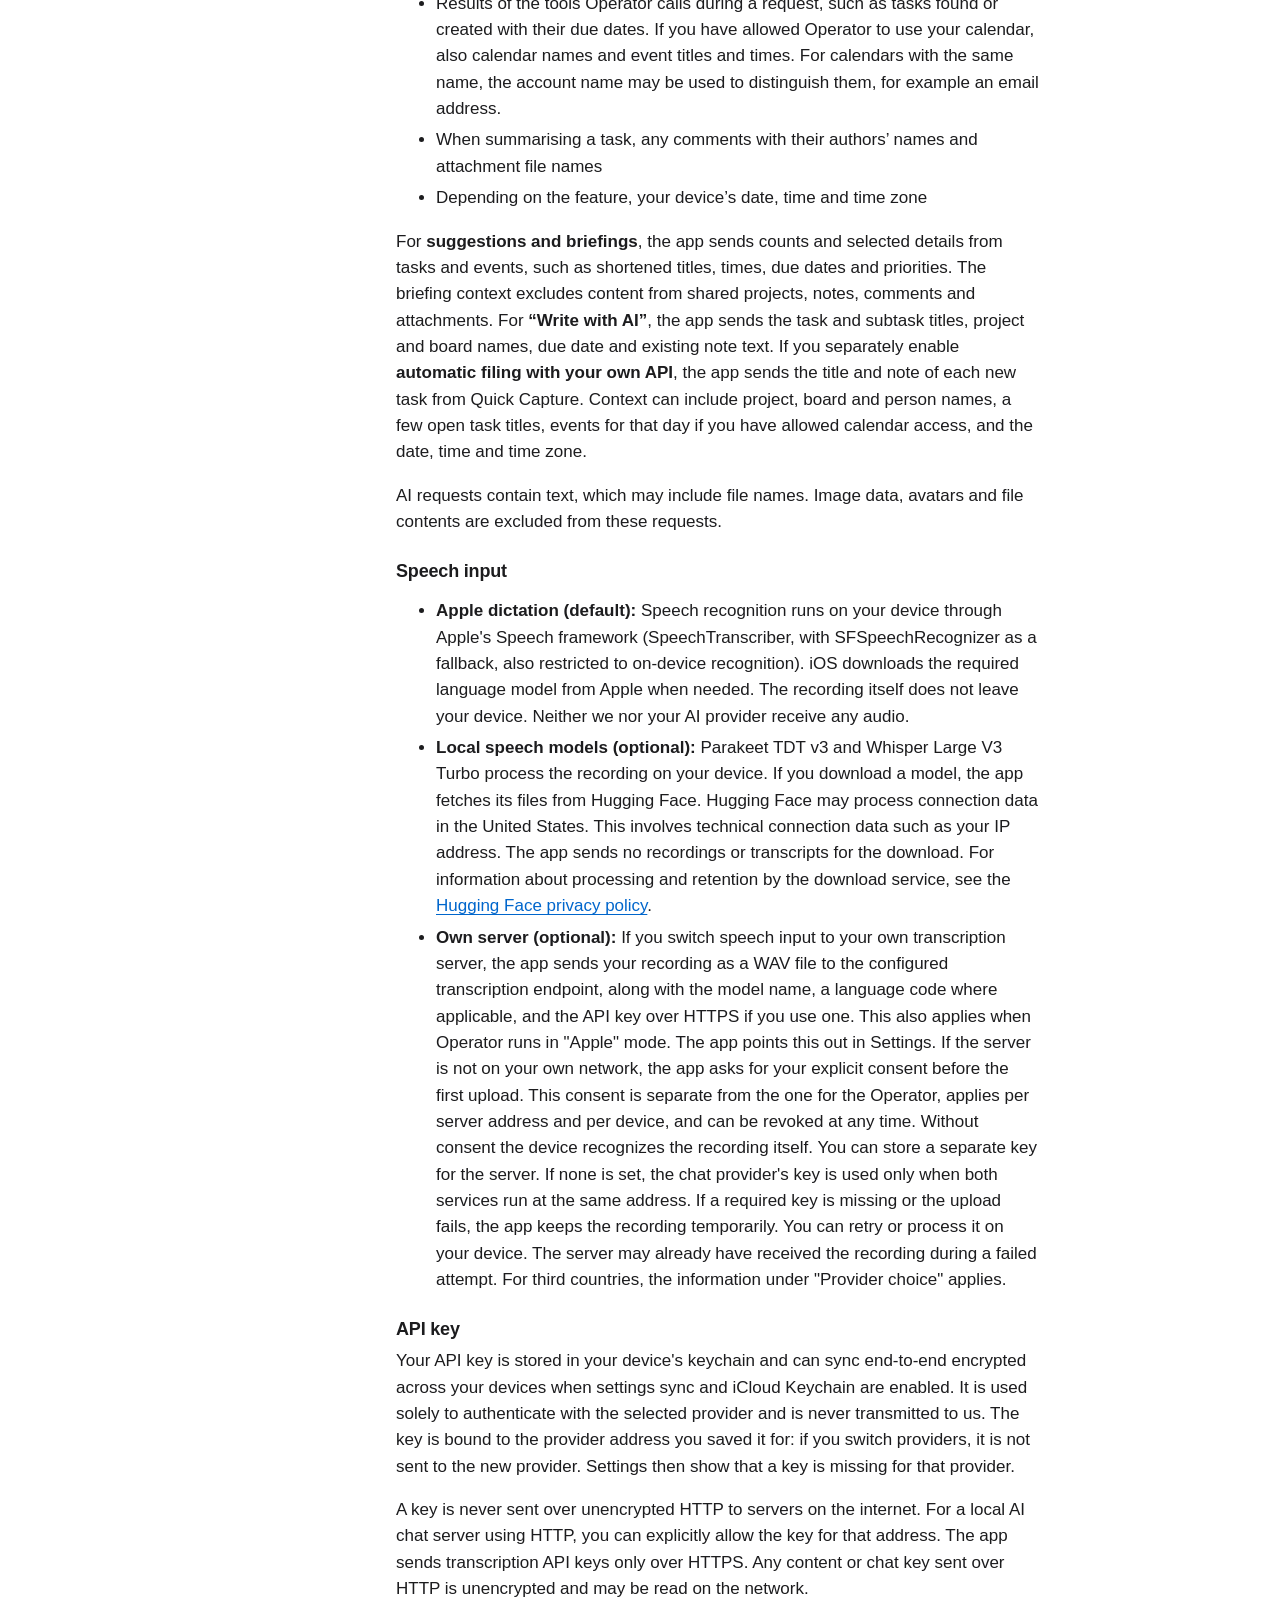
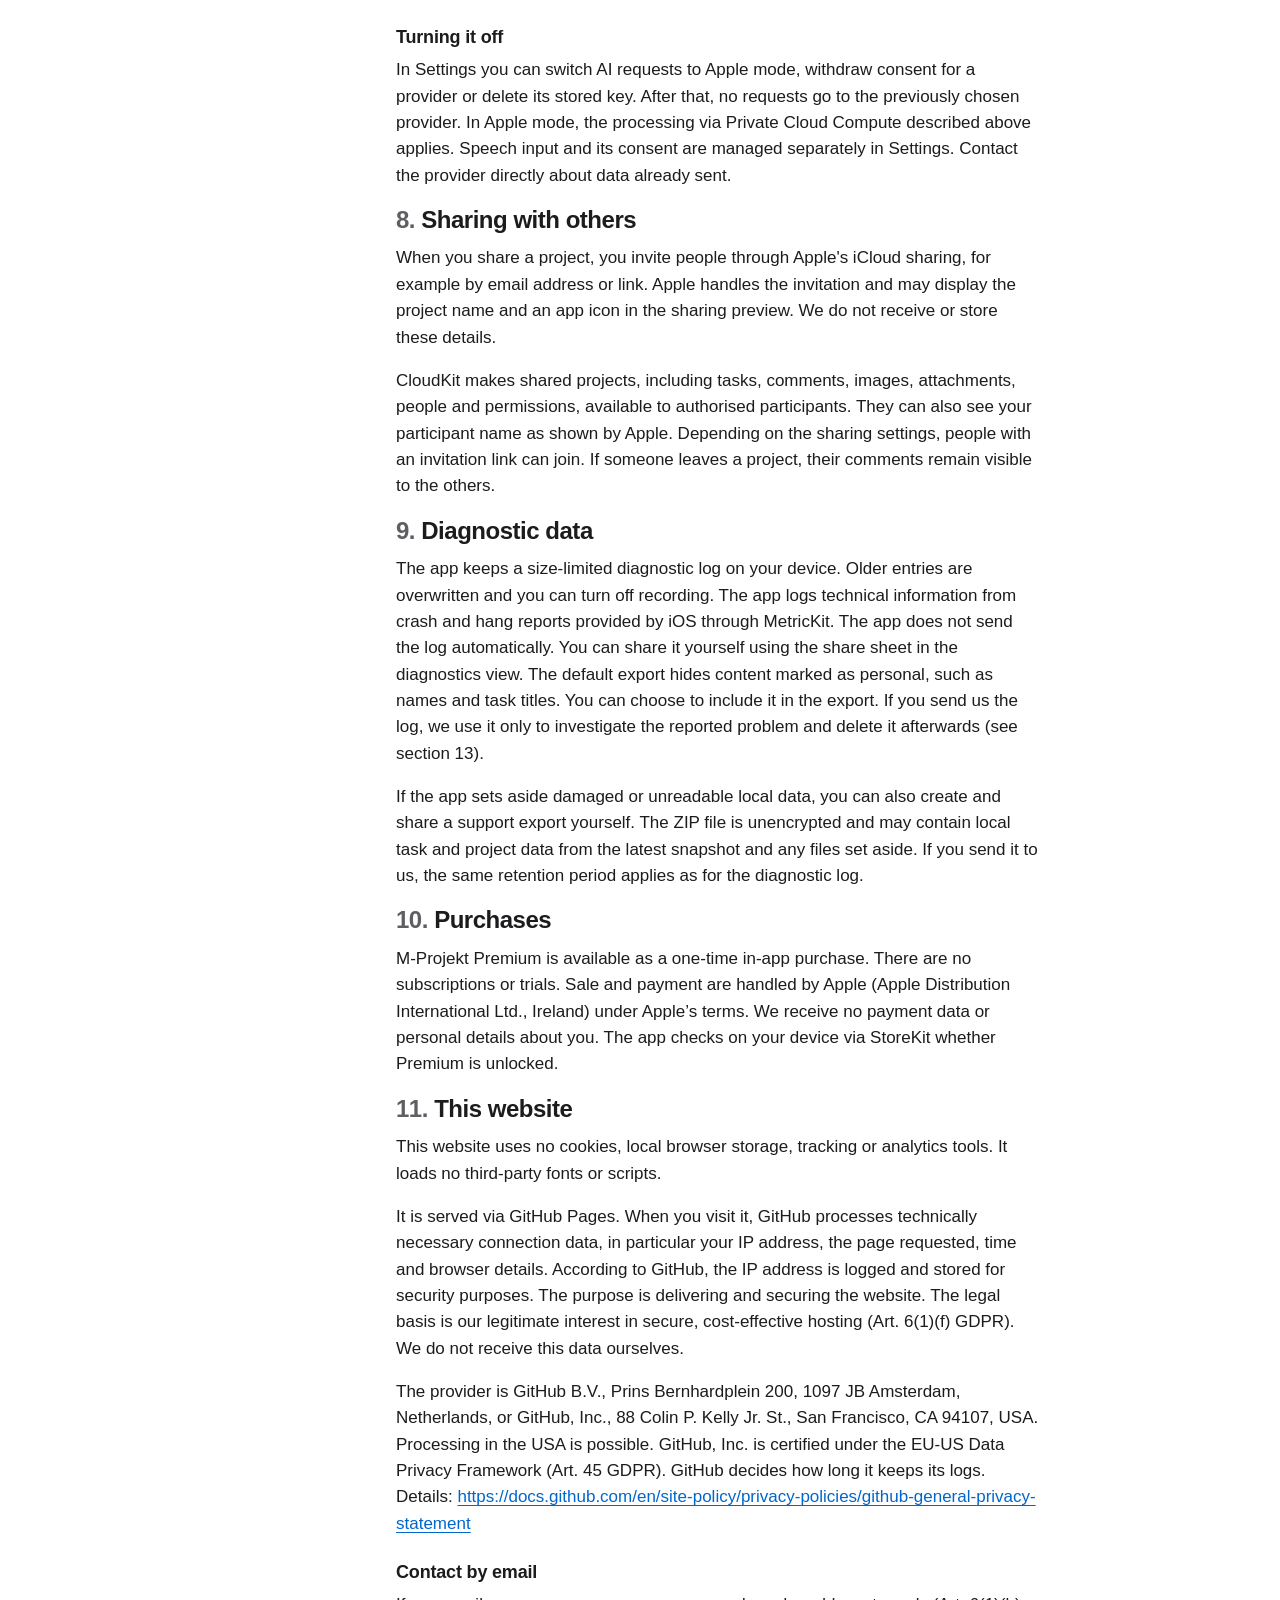
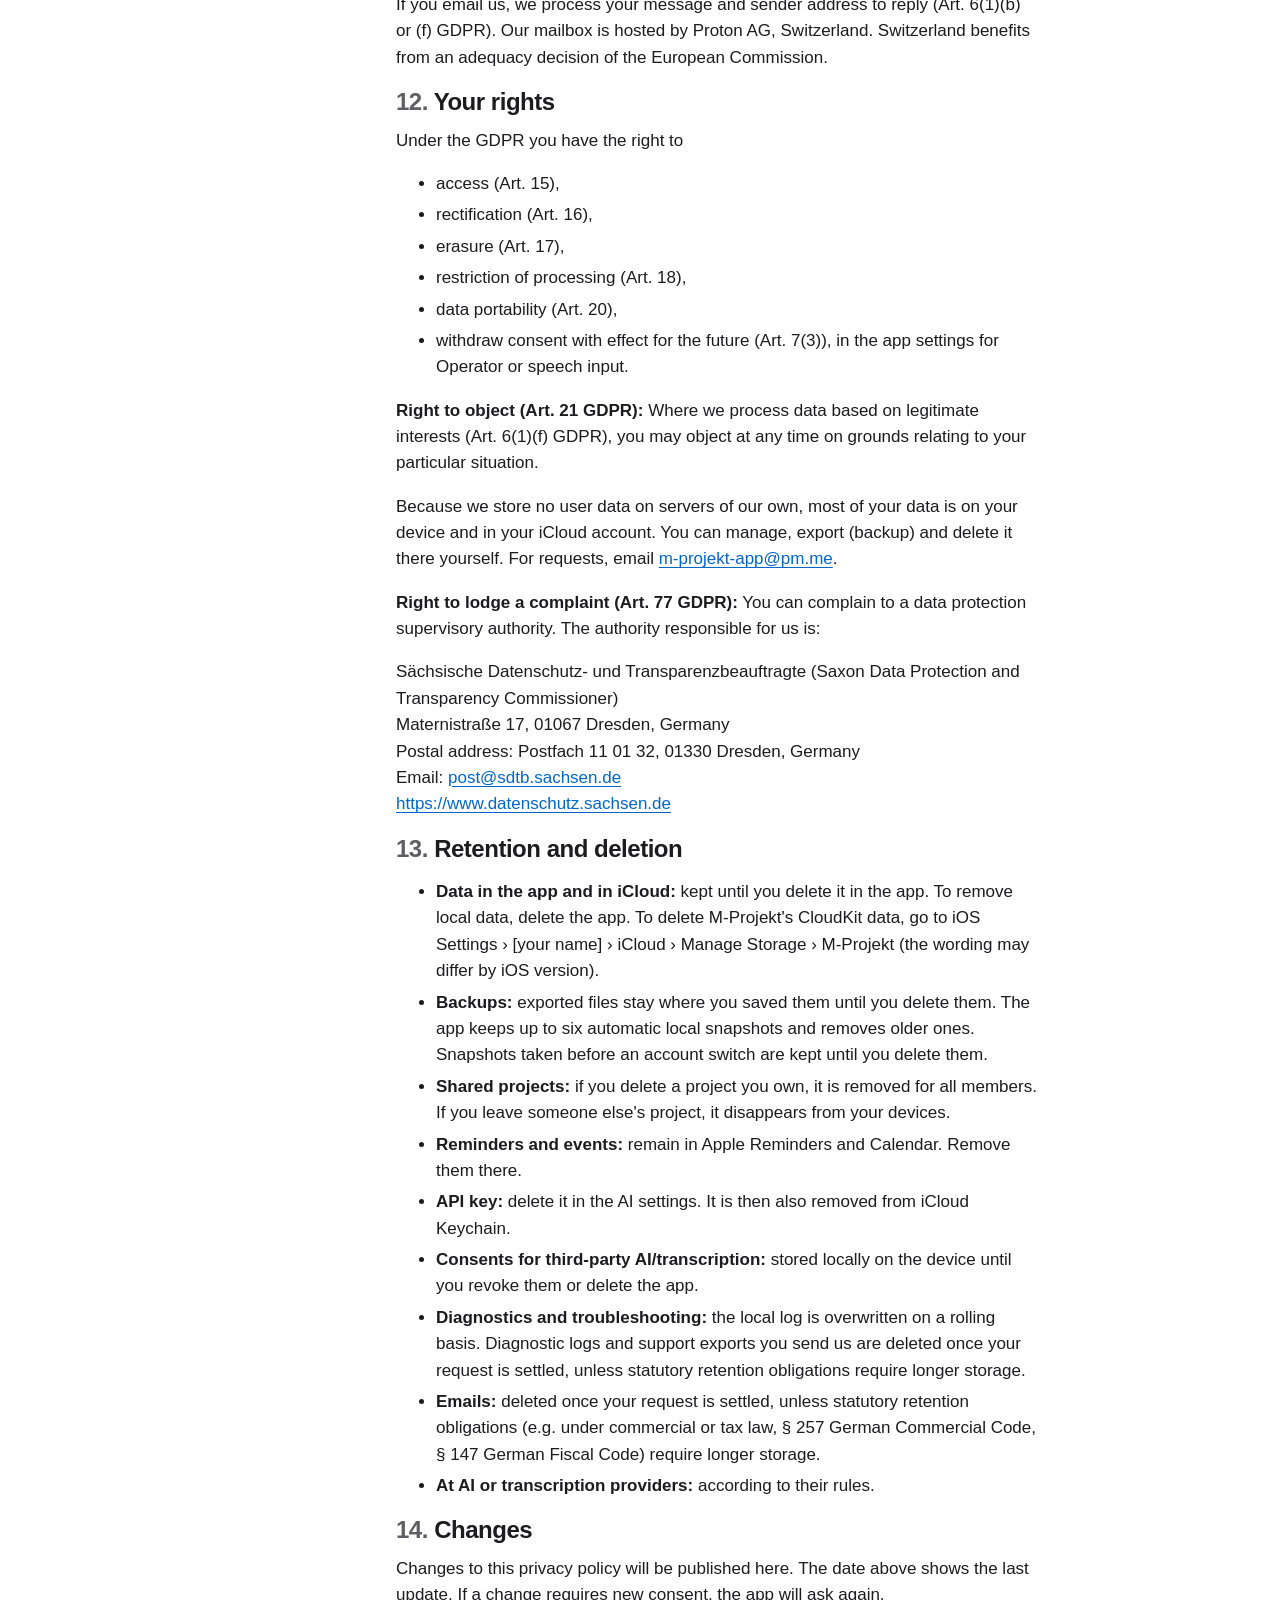
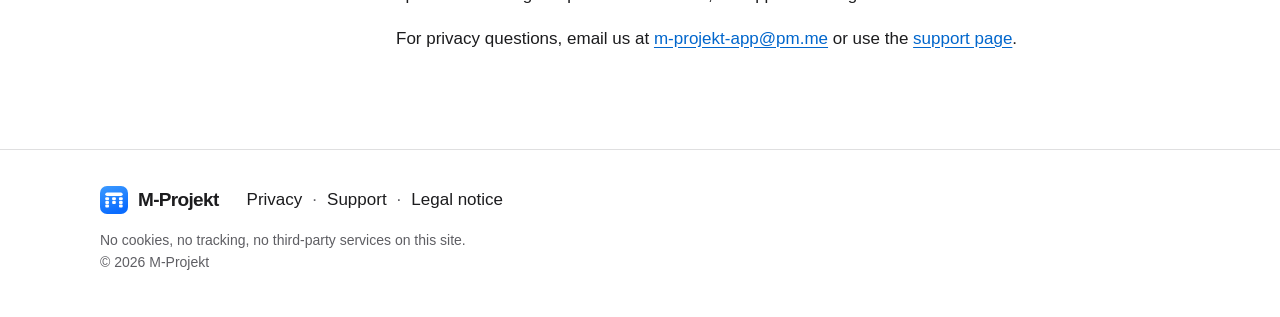
<file: en/datenschutz.html>
<!doctype html>
<html lang="en">
<head>
<meta charset="utf-8">
<meta name="viewport" content="width=device-width, initial-scale=1, viewport-fit=cover">
<title>Privacy – M-Projekt</title>
<meta name="description" content="M-Projekt for iPhone, iPad and Mac: tasks, boards and calendar in one place – with AI that thinks ahead and respects your data.">
<meta name="color-scheme" content="light dark">
<meta name="theme-color" content="#ffffff" media="(prefers-color-scheme: light)">
<meta name="theme-color" content="#000000" media="(prefers-color-scheme: dark)">
<link rel="icon" href="../assets/app-icon.svg" type="image/svg+xml">
<link rel="apple-touch-icon" href="../assets/apple-touch-icon.png">
<link rel="alternate" hreflang="de" href="../datenschutz.html">
<link rel="stylesheet" href="../assets/site.css">
<script src="../assets/site.js"></script>
</head>
<body class="page-datenschutz">
<a class="skip" href="#inhalt">Skip to content</a>
<header class="top">
<div class="wrap top-in">
<a class="brand" href="index.html" aria-label="M-Projekt"><img src="../assets/app-icon.svg" alt="" width="32" height="32"><span class="wm" aria-hidden="true">M-Projekt</span></a>
<nav aria-label="Main navigation"><ul class="nav"><li><a href="index.html#funktionen">Features</a></li><li><a href="index.html#teilen">Sharing</a></li><li><a href="index.html#premium">Premium</a></li><li><a href="hilfe.html">Help</a></li><li><a href="ki-setup.html">AI setup</a></li></ul></nav>
<a class="lang" href="../datenschutz.html" hreflang="de" lang="de" aria-label="Deutsch"><span aria-hidden="true"><b>EN</b> · DE</span></a>
</div>
</header>
<main id="inhalt">
<div class="wrap doc">
<header class="doc-head"><h1>Privacy Policy</h1><p class="lead">How M-Projekt handles your data.</p><p class="muted">Last updated: November 24, 2026</p></header>
<div class="doc-grid">
<nav class="toc" aria-labelledby="toc-h"><details open><summary id="toc-h">Contents</summary><ol><li><a href="#controller">Controller</a></li><li><a href="#in-short">In short</a></li><li><a href="#overview-purposes-and-legal-bases">Overview: purposes and legal bases</a></li><li><a href="#data-the-app-processes">Data the app processes</a></li><li><a href="#icloud-and-sync">iCloud and sync</a></li><li><a href="#calendar-and-reminders">Calendar and Reminders</a></li><li><a href="#ai-features">AI features</a></li><li><a href="#sharing-with-others">Sharing with others</a></li><li><a href="#diagnostic-data">Diagnostic data</a></li><li><a href="#purchases">Purchases</a></li><li><a href="#this-website">This website</a></li><li><a href="#your-rights">Your rights</a></li><li><a href="#retention-and-deletion">Retention and deletion</a></li><li><a href="#changes">Changes</a></li></ol></details></nav>
<article class="prose"><section id="controller"><h2><span class="num">1.</span> Controller</h2>
<p>The controller within the meaning of the General Data Protection Regulation (GDPR) is:</p>
<p>Max Wehder<br>Ligusterweg 6<br>01108 Dresden<br>Germany<br>Email: <a href="mailto:m-projekt-app@pm.me">m-projekt-app@pm.me</a></p>
<p>No data protection officer has been appointed.</p>
</section>
<section id="in-short"><h2><span class="num">2.</span> In short</h2>
<p>M-Projekt is an app for tasks, boards and calendars. We run no servers of our own and use no trackers and no analytics tools. Your tasks, projects and comments are stored on your device and in your iCloud account with Apple. We have no access to them.</p>
<p>If you set up an external AI provider or your own transcription server, the app can send content directly to the selected provider with your consent. If you download a local speech model, the download service receives technical connection data.</p>
</section>
<section id="overview-purposes-and-legal-bases"><h2><span class="num">3.</span> Overview: purposes and legal bases</h2>
<div class="table-wrap"><table><thead><tr><th scope="col">Processing</th><th scope="col">Purpose</th><th scope="col">Legal basis</th></tr></thead><tbody><tr><td>Storage on your device and sync via your iCloud account (CloudKit, iCloud Keychain, iCloud key-value store)</td><td>Providing app features, syncing devices</td><td>Art. 6(1)(b) GDPR (use of the app you requested)</td></tr><tr><td>Sharing projects</td><td>Collaboration</td><td>Art. 6(1)(b) GDPR</td></tr><tr><td>Access to calendars, reminders, microphone, speech recognition, camera</td><td>The respective feature</td><td>Art. 6(1)(b) GDPR; plus your permission in iOS, revocable at any time</td></tr><tr><td>On-device speech recognition with optional model download from Hugging Face</td><td>Provide the speech model you requested</td><td>Art. 6(1)(b) GDPR (feature you requested)</td></tr><tr><td>In-app purchase</td><td>Unlock Premium and restore the purchase</td><td>Art. 6(1)(b) GDPR</td></tr><tr><td>Transfer to an AI provider of your choice</td><td>Operator, suggestions, briefings, filing, "Write with AI"</td><td>Art. 6(1)(a) GDPR (consent); where applicable Art. 49(1)(a) GDPR</td></tr><tr><td>Transfer to a transcription server of your choice</td><td>Speech input</td><td>Art. 6(1)(a) GDPR; where applicable Art. 49(1)(a) GDPR</td></tr><tr><td>Diagnostic log or support export you send to us yourself</td><td>Finding and fixing bugs</td><td>Art. 6(1)(f) GDPR (legitimate interest in a working app)</td></tr><tr><td>Emailing us</td><td>Answering your request</td><td>Art. 6(1)(b) GDPR, otherwise Art. 6(1)(f) GDPR</td></tr><tr><td>Visiting this website</td><td>Delivering and securing the website</td><td>Art. 6(1)(f) GDPR</td></tr></tbody></table></div>
<p>We do not make automated decisions within the meaning of Art. 22 GDPR and do not create profiles.</p>
<p>You are not obliged to provide us with any data. Without the respective permissions some features are not available, for example the calendar without calendar access, or AI via your own API without consent.</p>
<p><strong>Storage on your device (§ 25 TDDDG, German Telecommunications Digital Services Data Protection Act):</strong> The app stores data on your device only where strictly necessary for the features you use: settings, a local copy of your data, a Spotlight search index and data for widgets. Under § 25(2) no. 2 TDDDG this requires no separate consent. Nothing is stored or read for advertising or analytics.</p>
</section>
<section id="data-the-app-processes"><h2><span class="num">4.</span> Data the app processes</h2>
<p>The app processes the following data solely to provide its features:</p>
<ul><li>Tasks and subtasks (title, notes, due date, duration, priority, recurrence, tags, status)</li><li>Projects, boards, templates and your settings</li><li>Task comments, including @mentions</li><li>Task images, file attachments and person avatars</li><li>People in your projects: name, avatar if any, and for invited members the iCloud participant details provided by Apple; for external contributors without iCloud that you add yourself, name and note</li><li>Email addresses you enter to invite people to shared projects (invitation handled by Apple)</li><li>Events from the calendars you select; reminders from Apple Reminders if you import or link them</li></ul>
<p>If you enter data about other people, such as contributors' names, you usually do so for private purposes. Please only add what collaboration requires.</p>
<h3>Images and file attachments</h3>
<p>Images, file attachments and avatars are stored on your device and synced via CloudKit. Members can see them in shared projects. For readable images, including pictures attached as files or restored from a backup, the app removes sensitive metadata such as GPS location, device serial numbers and personal details. If it detects sensitive metadata and cannot remove it, the app rejects the image. Technical details such as orientation may be retained. Other file types, such as PDFs, are kept as supplied.</p>
<h3>Backup</h3>
<p>Backup exports (.kanbanbackup) are password-protected and may include images and file attachments. New exports use AES-GCM and PBKDF2-HMAC-SHA-256 with 600,000 iterations. To import a backup, you need its password. Keep the file and password safe. You choose where to save the file. The app also creates encrypted local snapshots for recovery using a key in the local keychain. Local app data and snapshots may be included in a device backup if you use that system feature.</p>
<h3>Spotlight, Siri, widgets and notifications</h3>
<ul><li><strong>Spotlight:</strong> Task and project titles are added to your device's local search index so you can find them in iOS search.</li><li><strong>Siri and Shortcuts:</strong> If you use M-Projekt actions with Siri or Shortcuts, Apple processes your voice request according to your Siri settings. M-Projekt only receives the result, for example the title of a new task.</li><li><strong>Widgets:</strong> For widgets, the app stores a selection of your tasks and events, plus display information, in local storage shared between the app and its widgets (App Group).</li><li><strong>Notifications:</strong> If you allow notifications, the app schedules task reminders and briefings as local notifications on your device. Apple's push service only delivers the signal that something changed in iCloud.</li></ul>
<h3>What the app does not collect</h3>
<ul><li>No analytics or tracking data</li><li>No advertising identifiers</li><li>No location data</li><li>No proprietary accounts or login credentials</li><li>No data on servers of our own, as we run none</li></ul>
<h3>Apple frameworks used</h3>
<ul><li>CloudKit: storing and syncing your data in your iCloud account, sharing</li><li>EventKit: access to calendars and reminders</li><li>StoreKit: in-app purchases</li><li>Speech: on-device speech recognition</li><li>FoundationModels: Operator (Apple Intelligence on device and Apple Private Cloud Compute)</li><li>MetricKit: crash and hang reports from iOS, evaluated locally</li><li>App Intents, Core Spotlight, WidgetKit, UserNotifications</li></ul>
<h3>Children</h3>
<p>The App Store age rating describes the app's content. It does not define a target audience. M-Projekt contains no advertising and does not record usage behaviour. Children under 16 can consent to a transfer to third-party AI or transcription services only with parental consent (Art. 8 GDPR). These services often have their own age limits.</p>
</section>
<section id="icloud-and-sync"><h2><span class="num">5.</span> iCloud and sync</h2>
<h3>Your data in CloudKit</h3>
<p>Tasks, projects, boards, comments, people, images, attachments, templates, tags and settings are stored on your device. When iCloud sync is active, the app syncs them through Apple’s CloudKit.</p>
<ul><li><strong>Private database:</strong> this stores your own project data. Other users cannot access projects you haven’t shared.</li><li><strong>Shared projects:</strong> the project is stored in its owner’s private CloudKit database. Other members access it through their shared CloudKit database. This includes comments, images, attachments and permissions.</li></ul>
<p>Apple encrypts this data in transit and at rest. Advanced Data Protection for iCloud can end-to-end encrypt designated CloudKit fields and CloudKit assets. The protection also depends on how the data is shared. We cannot view your project content. For details, see <a href="https://support.apple.com/en-us/102651">Apple’s iCloud data security overview</a>.</p>
<p>You can use your own projects and tasks locally. Syncing across devices and collaborating on shared projects require an iCloud account and active iCloud sync.</p>
<h3>Calendar display (iCloud key-value store)</h3>
<p>Which projects and calendars the calendar shows is synced between your devices via Apple's iCloud key-value store. Only internal identifiers (IDs) of projects and calendars plus display toggles are stored, no content. The data resides in your iCloud account. Without iCloud it stays on the device only.</p>
<h3>API key</h3>
<p>A stored AI API key is synced end-to-end encrypted to your other devices via iCloud Keychain (see "AI features").</p>
<h3>Apple as recipient</h3>
<p>Apple provides iCloud services under your agreement with Apple and is responsible for them itself (in the EU: Apple Distribution International Ltd., Ireland). Apple may also process data in the USA. Apple Inc. is certified under the EU-US Data Privacy Framework (European Commission adequacy decision, Art. 45 GDPR). More: <a href="https://www.apple.com/legal/privacy/">https://www.apple.com/legal/privacy/</a></p>
</section>
<section id="calendar-and-reminders"><h2><span class="num">6.</span> Calendar and Reminders</h2>
<h3>Calendars (EventKit)</h3>
<p>If you allow calendar access, the app reads events from the calendars you select and shows them in Today, Week and Calendar. At your request it can create, edit or delete events where the calendar allows it. Access is optional and can be revoked at any time in system settings. Section 7 explains when event information may be sent to your own AI API.</p>
<h3>Apple Reminders (EventKit)</h3>
<p>If you allow access, the app can import reminders from Apple Reminders and link them to tasks. Imported tasks are stored in M-Projekt (see section 5). For linked reminders, the app can update details such as completion status in Apple Reminders. The original reminders remain in Apple Reminders. The app does not access your address book. Project participants come from your entries and iCloud sharing.</p>
</section>
<section id="ai-features"><h2><span class="num">7.</span> AI features</h2>
<p>The AI features are optional. They include Operator, the AI assistant, plus suggestions and briefings, and “Write with AI” for notes. Depending on the feature, you can review and apply a suggestion or ask Operator to make a change in the app. Automatic filing through your own API can be enabled separately. AI results can be wrong. Check them before using them. The app labels AI-generated results, for example note drafts.</p>
<h3>Two modes</h3>
<ul><li><strong>Apple (Apple Intelligence):</strong> The app uses Apple’s Foundation Models for on-device processing. This requires a compatible device with Apple Intelligence enabled. Input stays on your device when processed this way. For larger requests the app uses Apple’s Private Cloud Compute when available: the request is then processed on Apple servers and, according to Apple, is not stored or made accessible to Apple. If Private Cloud Compute is unavailable or its quota is used up, the app processes on the device.</li><li><strong>Own API (provider of your choice):</strong> You select a provider or configure your own endpoint. An external service requires the matching API key and your consent. A local endpoint you operate yourself can work without a key.</li></ul>
<h3>Explicit consent before the first transfer</h3>
<p>Before the app first sends content to a third-party AI provider, it shows a consent dialog. The dialog identifies the address, categories of data and purpose. It also explains that the provider may process data outside the EU and links to this privacy policy. If you decline, the app does not send the content.</p>
<ul><li>Consent applies per provider address (scheme, host, port) and purpose. Automatic filing through your own API prompts for a separate confirmation. If you switch providers, the app asks again.</li><li>If the consent text changes materially, the app asks again.</li><li>Consent is stored only on the respective device and is not synced via iCloud. On another device you will be asked again, even if your AI settings were synced there.</li><li>You can revoke consent at any time in the AI settings (Art. 7(3) GDPR). After that the app sends nothing more to that provider until you consent again. Withdrawal does not affect the lawfulness of processing based on consent before its withdrawal.</li><li>Local servers on your own network (e.g. LM Studio, Ollama) do not count as third-party providers. The app does not ask for consent for them.</li><li>The connection test and loading the model list in the AI settings send no content from the app, only a fixed test text or a bundled test recording and your key for that provider. The app does not ask for consent for these.</li></ul>
<h3>Provider choice, responsibility and third countries</h3>
<p>The available presets are OpenAI, Anthropic, OpenRouter, Mistral, Google Gemini, Groq, Fireworks, Together, xAI (Grok), Cerebras, Mammouth, LM Studio, Ollama (local) and Ollama Cloud. You can enter other OpenAI-compatible endpoints under “Custom”. An earlier DeepSeek setting may be retained as a custom endpoint.</p>
<p>You choose the provider yourself and enter into the usage relationship directly with them. The provider processes the data under its own responsibility, privacy policy and terms. Please read them before using "Own API" mode. We do not receive the transmitted data.</p>
<p>Many providers are based or process data outside the EU, especially in the USA. Depending on the provider:</p>
<ul><li><strong>Providers with an EU contracting entity or EU standard contractual clauses:</strong> OpenAI contracts with EEA customers through OpenAI Ireland Ltd. and protects transfers outside the EEA with standard contractual clauses (Art. 46 GDPR). Google is certified under the EU-US Data Privacy Framework (Art. 45 GDPR).</li><li><strong>Providers without an adequacy decision or appropriate safeguards:</strong> This may include providers in countries for which the EU has not found an equivalent level of data protection. There, authorities may be able to access data without you having effective legal remedies. Where the conditions under Art. 49(1)(a) GDPR are met, a transfer may rely on your explicit consent after you have been informed of the risks.</li></ul>
<p>You can check whether your provider is certified under the Data Privacy Framework at <a href="https://www.dataprivacyframework.gov/list">https://www.dataprivacyframework.gov/list</a>.</p>
<h3>What is transmitted in "Own API" mode</h3>
<p>Requests to Operator send your input, the model instructions, the history of that conversation and, depending on the feature, a selection of data from the chosen scope. The app also stores your chat history on your device and keeps it out of CloudKit sync. The context may include:</p>
<ul><li>Project names with internal ID plus counts of open tasks and boards (up to 50 projects)</li><li>Board names with internal ID, frequent tags and sample task titles (up to 20 boards)</li><li>Titles of open tasks (up to 20 by default)</li><li>Up to 30 tasks with title, internal ID, board and project name, a notes excerpt (up to 140 characters), tags and the names of assigned people</li><li>Names and internal IDs of people from your projects and shared projects (up to 30)</li><li>Frequently used tags</li><li>In the weekly view additionally: titles and identifiers of events from the selected calendars (up to 5 per day) and titles of planned tasks</li><li>Your own chat input</li><li>Results of the tools Operator calls during a request, such as tasks found or created with their due dates. If you have allowed Operator to use your calendar, also calendar names and event titles and times. For calendars with the same name, the account name may be used to distinguish them, for example an email address.</li><li>When summarising a task, any comments with their authors’ names and attachment file names</li><li>Depending on the feature, your device’s date, time and time zone</li></ul>
<p>For <strong>suggestions and briefings</strong>, the app sends counts and selected details from tasks and events, such as shortened titles, times, due dates and priorities. The briefing context excludes content from shared projects, notes, comments and attachments. For <strong>“Write with AI”</strong>, the app sends the task and subtask titles, project and board names, due date and existing note text. If you separately enable <strong>automatic filing with your own API</strong>, the app sends the title and note of each new task from Quick Capture. Context can include project, board and person names, a few open task titles, events for that day if you have allowed calendar access, and the date, time and time zone.</p>
<p>AI requests contain text, which may include file names. Image data, avatars and file contents are excluded from these requests.</p>
<h3>Speech input</h3>
<ul><li><strong>Apple dictation (default):</strong> Speech recognition runs on your device through Apple's Speech framework (SpeechTranscriber, with SFSpeechRecognizer as a fallback, also restricted to on-device recognition). iOS downloads the required language model from Apple when needed. The recording itself does not leave your device. Neither we nor your AI provider receive any audio.</li><li><strong>Local speech models (optional):</strong> Parakeet TDT v3 and Whisper Large V3 Turbo process the recording on your device. If you download a model, the app fetches its files from Hugging Face. Hugging Face may process connection data in the United States. This involves technical connection data such as your IP address. The app sends no recordings or transcripts for the download. For information about processing and retention by the download service, see the <a href="https://huggingface.co/privacy">Hugging Face privacy policy</a>.</li><li><strong>Own server (optional):</strong> If you switch speech input to your own transcription server, the app sends your recording as a WAV file to the configured transcription endpoint, along with the model name, a language code where applicable, and the API key over HTTPS if you use one. This also applies when Operator runs in "Apple" mode. The app points this out in Settings. If the server is not on your own network, the app asks for your explicit consent before the first upload. This consent is separate from the one for the Operator, applies per server address and per device, and can be revoked at any time. Without consent the device recognizes the recording itself. You can store a separate key for the server. If none is set, the chat provider's key is used only when both services run at the same address. If a required key is missing or the upload fails, the app keeps the recording temporarily. You can retry or process it on your device. The server may already have received the recording during a failed attempt. For third countries, the information under "Provider choice" applies.</li></ul>
<h3>API key</h3>
<p>Your API key is stored in your device's keychain and can sync end-to-end encrypted across your devices when settings sync and iCloud Keychain are enabled. It is used solely to authenticate with the selected provider and is never transmitted to us. The key is bound to the provider address you saved it for: if you switch providers, it is not sent to the new provider. Settings then show that a key is missing for that provider.</p>
<p>A key is never sent over unencrypted HTTP to servers on the internet. For a local AI chat server using HTTP, you can explicitly allow the key for that address. The app sends transcription API keys only over HTTPS. Any content or chat key sent over HTTP is unencrypted and may be read on the network.</p>
<h3>Turning it off</h3>
<p>In Settings you can switch AI requests to Apple mode, withdraw consent for a provider or delete its stored key. After that, no requests go to the previously chosen provider. In Apple mode, the processing via Private Cloud Compute described above applies. Speech input and its consent are managed separately in Settings. Contact the provider directly about data already sent.</p>
</section>
<section id="sharing-with-others"><h2><span class="num">8.</span> Sharing with others</h2>
<p>When you share a project, you invite people through Apple's iCloud sharing, for example by email address or link. Apple handles the invitation and may display the project name and an app icon in the sharing preview. We do not receive or store these details.</p>
<p>CloudKit makes shared projects, including tasks, comments, images, attachments, people and permissions, available to authorised participants. They can also see your participant name as shown by Apple. Depending on the sharing settings, people with an invitation link can join. If someone leaves a project, their comments remain visible to the others.</p>
</section>
<section id="diagnostic-data"><h2><span class="num">9.</span> Diagnostic data</h2>
<p>The app keeps a size-limited diagnostic log on your device. Older entries are overwritten and you can turn off recording. The app logs technical information from crash and hang reports provided by iOS through MetricKit. The app does not send the log automatically. You can share it yourself using the share sheet in the diagnostics view. The default export hides content marked as personal, such as names and task titles. You can choose to include it in the export. If you send us the log, we use it only to investigate the reported problem and delete it afterwards (see section 13).</p>
<p>If the app sets aside damaged or unreadable local data, you can also create and share a support export yourself. The ZIP file is unencrypted and may contain local task and project data from the latest snapshot and any files set aside. If you send it to us, the same retention period applies as for the diagnostic log.</p>
</section>
<section id="purchases"><h2><span class="num">10.</span> Purchases</h2>
<p>M-Projekt Premium is available as a one-time in-app purchase. There are no subscriptions or trials. Sale and payment are handled by Apple (Apple Distribution International Ltd., Ireland) under Apple’s terms. We receive no payment data or personal details about you. The app checks on your device via StoreKit whether Premium is unlocked.</p>
</section>
<section id="this-website"><h2><span class="num">11.</span> This website</h2>
<p>This website uses no cookies, local browser storage, tracking or analytics tools. It loads no third-party fonts or scripts.</p>
<p>It is served via GitHub Pages. When you visit it, GitHub processes technically necessary connection data, in particular your IP address, the page requested, time and browser details. According to GitHub, the IP address is logged and stored for security purposes. The purpose is delivering and securing the website. The legal basis is our legitimate interest in secure, cost-effective hosting (Art. 6(1)(f) GDPR). We do not receive this data ourselves.</p>
<p>The provider is GitHub B.V., Prins Bernhardplein 200, 1097 JB Amsterdam, Netherlands, or GitHub, Inc., 88 Colin P. Kelly Jr. St., San Francisco, CA 94107, USA. Processing in the USA is possible. GitHub, Inc. is certified under the EU-US Data Privacy Framework (Art. 45 GDPR). GitHub decides how long it keeps its logs. Details: <a href="https://docs.github.com/en/site-policy/privacy-policies/github-general-privacy-statement">https://docs.github.com/en/site-policy/privacy-policies/github-general-privacy-statement</a></p>
<h3>Contact by email</h3>
<p>If you email us, we process your message and sender address to reply (Art. 6(1)(b) or (f) GDPR). Our mailbox is hosted by Proton AG, Switzerland. Switzerland benefits from an adequacy decision of the European Commission.</p>
</section>
<section id="your-rights"><h2><span class="num">12.</span> Your rights</h2>
<p>Under the GDPR you have the right to</p>
<ul><li>access (Art. 15),</li><li>rectification (Art. 16),</li><li>erasure (Art. 17),</li><li>restriction of processing (Art. 18),</li><li>data portability (Art. 20),</li><li>withdraw consent with effect for the future (Art. 7(3)), in the app settings for Operator or speech input.</li></ul>
<p><strong>Right to object (Art. 21 GDPR):</strong> Where we process data based on legitimate interests (Art. 6(1)(f) GDPR), you may object at any time on grounds relating to your particular situation.</p>
<p>Because we store no user data on servers of our own, most of your data is on your device and in your iCloud account. You can manage, export (backup) and delete it there yourself. For requests, email <a href="mailto:m-projekt-app@pm.me">m-projekt-app@pm.me</a>.</p>
<p><strong>Right to lodge a complaint (Art. 77 GDPR):</strong> You can complain to a data protection supervisory authority. The authority responsible for us is:</p>
<p>Sächsische Datenschutz- und Transparenzbeauftragte (Saxon Data Protection and Transparency Commissioner)<br>Maternistraße 17, 01067 Dresden, Germany<br>Postal address: Postfach 11 01 32, 01330 Dresden, Germany<br>Email: <a href="mailto:post@sdtb.sachsen.de">post@sdtb.sachsen.de</a><br><a href="https://www.datenschutz.sachsen.de">https://www.datenschutz.sachsen.de</a></p>
</section>
<section id="retention-and-deletion"><h2><span class="num">13.</span> Retention and deletion</h2>
<ul><li><strong>Data in the app and in iCloud:</strong> kept until you delete it in the app. To remove local data, delete the app. To delete M-Projekt's CloudKit data, go to iOS Settings › [your name] › iCloud › Manage Storage › M-Projekt (the wording may differ by iOS version).</li><li><strong>Backups:</strong> exported files stay where you saved them until you delete them. The app keeps up to six automatic local snapshots and removes older ones. Snapshots taken before an account switch are kept until you delete them.</li><li><strong>Shared projects:</strong> if you delete a project you own, it is removed for all members. If you leave someone else's project, it disappears from your devices.</li><li><strong>Reminders and events:</strong> remain in Apple Reminders and Calendar. Remove them there.</li><li><strong>API key:</strong> delete it in the AI settings. It is then also removed from iCloud Keychain.</li><li><strong>Consents for third-party AI/transcription:</strong> stored locally on the device until you revoke them or delete the app.</li><li><strong>Diagnostics and troubleshooting:</strong> the local log is overwritten on a rolling basis. Diagnostic logs and support exports you send us are deleted once your request is settled, unless statutory retention obligations require longer storage.</li><li><strong>Emails:</strong> deleted once your request is settled, unless statutory retention obligations (e.g. under commercial or tax law, § 257 German Commercial Code, § 147 German Fiscal Code) require longer storage.</li><li><strong>At AI or transcription providers:</strong> according to their rules.</li></ul>
</section>
<section id="changes"><h2><span class="num">14.</span> Changes</h2>
<p>Changes to this privacy policy will be published here. The date above shows the last update. If a change requires new consent, the app will ask again.</p>
<p>For privacy questions, email us at <a href="mailto:m-projekt-app@pm.me">m-projekt-app@pm.me</a> or use the <a href="hilfe.html">support page</a>.</p>
</section>
</article>
</div></div>
</main>
<footer class="foot">
<div class="wrap foot-in">
<div class="foot-brand"><img src="../assets/app-icon.svg" alt="" width="28" height="28"><span class="wm wm-s" aria-hidden="true">M-Projekt</span><span class="vh">M-Projekt</span></div>
<nav aria-label="Footer"><ul class="foot-nav"><li><a href="datenschutz.html">Privacy</a></li><li><a href="hilfe.html">Support</a></li><li><a href="impressum.html">Legal notice</a></li></ul></nav>
<p class="foot-note">No cookies, no tracking, no third-party services on this site.<br>© 2026 M-Projekt</p>
</div>
</footer>
</body>
</html>
</file>
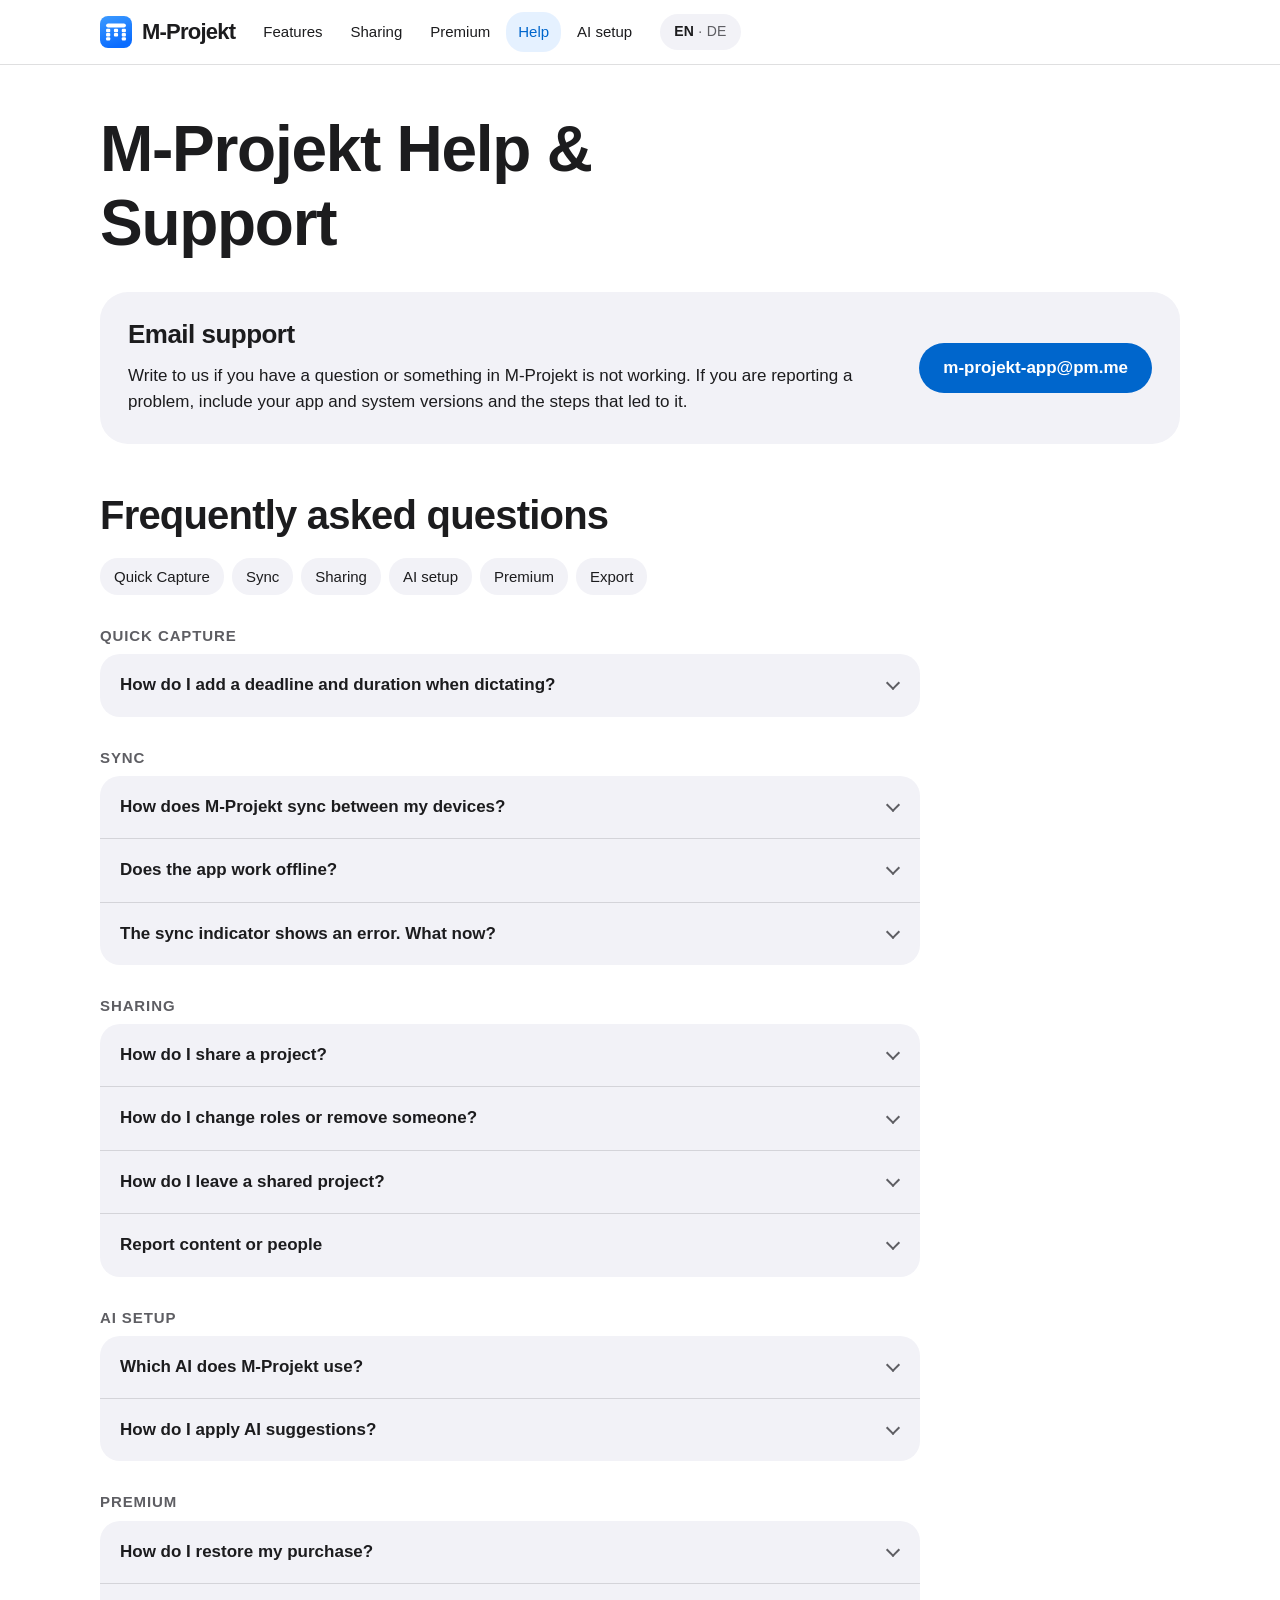
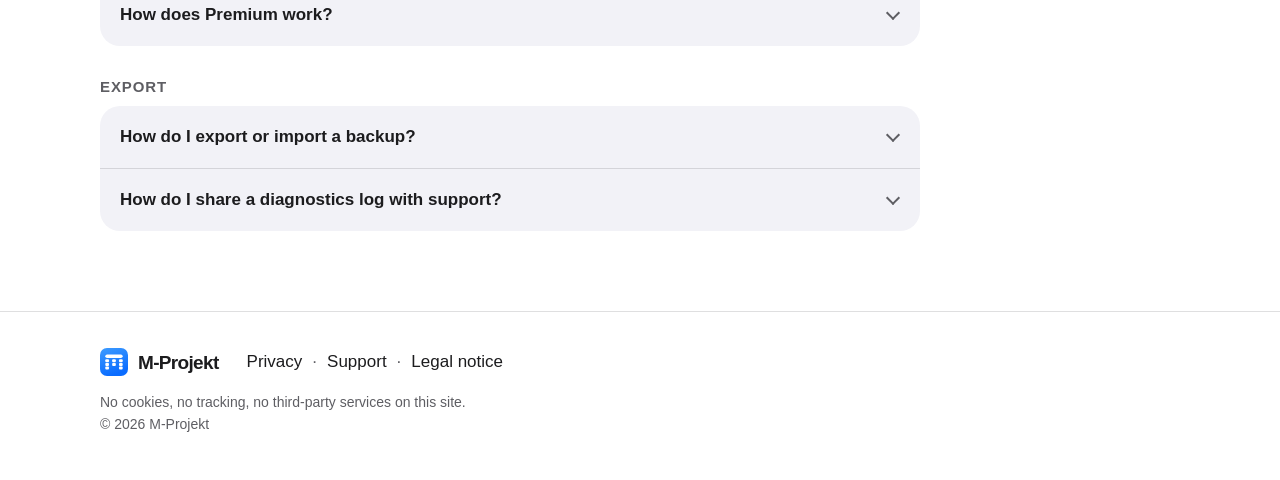
<file: en/hilfe.html>
<!doctype html>
<html lang="en">
<head>
<meta charset="utf-8">
<meta name="viewport" content="width=device-width, initial-scale=1, viewport-fit=cover">
<title>Help & Support – M-Projekt</title>
<meta name="description" content="Help with M-Projekt, from dictating tasks and setting up AI to sharing projects and using iCloud sync.">
<meta name="color-scheme" content="light dark">
<meta name="theme-color" content="#ffffff" media="(prefers-color-scheme: light)">
<meta name="theme-color" content="#000000" media="(prefers-color-scheme: dark)">
<link rel="icon" href="../assets/app-icon.svg" type="image/svg+xml">
<link rel="apple-touch-icon" href="../assets/apple-touch-icon.png">
<link rel="alternate" hreflang="de" href="../hilfe.html">
<link rel="stylesheet" href="../assets/site.css">
<script src="../assets/site.js"></script>
</head>
<body class="page-hilfe">
<a class="skip" href="#inhalt">Skip to content</a>
<header class="top">
<div class="wrap top-in">
<a class="brand" href="index.html" aria-label="M-Projekt"><img src="../assets/app-icon.svg" alt="" width="32" height="32"><span class="wm" aria-hidden="true">M-Projekt</span></a>
<nav aria-label="Main navigation"><ul class="nav"><li><a href="index.html#funktionen">Features</a></li><li><a href="index.html#teilen">Sharing</a></li><li><a href="index.html#premium">Premium</a></li><li><a href="hilfe.html" aria-current="page">Help</a></li><li><a href="ki-setup.html">AI setup</a></li></ul></nav>
<a class="lang" href="../hilfe.html" hreflang="de" lang="de" aria-label="Deutsch"><span aria-hidden="true"><b>EN</b> · DE</span></a>
</div>
</header>
<main id="inhalt">
<div class="wrap page">
<header class="page-head"><h1>M-Projekt Help &amp; Support</h1></header>
<section class="contact card" aria-labelledby="h-kontakt">
<div><h2 id="h-kontakt">Email support</h2><p>Write to us if you have a question or something in M-Projekt is not working. If you are reporting a problem, include your app and system versions and the steps that led to it.</p></div>
<a class="btn" href="mailto:m-projekt-app@pm.me">m-projekt-app@pm.me</a>
</section>
<section aria-labelledby="h-faq"><h2 id="h-faq">Frequently asked questions</h2><ul class="chips"><li><a href="#quick-capture">Quick Capture</a></li><li><a href="#sync">Sync</a></li><li><a href="#sharing">Sharing</a></li><li><a href="#ai-setup">AI setup</a></li><li><a href="#premium">Premium</a></li><li><a href="#export">Export</a></li></ul>
<h3 class="faq-group" id="quick-capture">Quick Capture</h3><div class="faq"><details><summary>How do I add a deadline and duration when dictating?</summary><div class="ans"><p>Say or type “Pick up moving boxes by tomorrow, 30 minutes.” Quick Capture puts “by tomorrow” in Deadline and “30 minutes” in Duration. “Half an hour” works too. You can review and edit both fields before saving. This works without Operator.</p></div></details></div>
<h3 class="faq-group" id="sync">Sync</h3><div class="faq"><details><summary>How does M-Projekt sync between my devices?</summary><div class="ans"><p>M-Projekt uses iCloud. Sign in with the same Apple Account on your devices and check that sync is active in the app under Settings › iCloud &amp; Sync.</p></div></details>
<details><summary>Does the app work offline?</summary><div class="ans"><p>You can keep working offline with projects and tasks that are already loaded. If iCloud sync is enabled, changes sync when your device is back online.</p></div></details>
<details><summary>The sync indicator shows an error. What now?</summary><div class="ans"><p>Tap the sync indicator to see the status. Once you are back online, you can retry the sync under Settings › iCloud &amp; Sync.</p></div></details>
</div>
<h3 class="faq-group" id="sharing">Sharing</h3><div class="faq"><details><summary>How do I share a project?</summary><div class="ans"><p>Open the project and tap the people icon at the top, or “…” › Members. From there you invite people or manage sharing. Sharing your own projects is part of Premium; invitees don’t need Premium.</p></div></details>
<details><summary>How do I change roles or remove someone?</summary><div class="ans"><p>In the sharing sheet, tap the person: choose “Read only” or “Read and write”, or “Remove from project”. Only the project owner can do this.</p></div></details>
<details><summary>How do I leave a shared project?</summary><div class="ans"><p>People icon in the project header › Sharing › “Leave project”. The project disappears from your devices; your comments stay visible to the others.</p></div></details>
<details><summary>Report content or people</summary><div class="ans"><p>In a shared project, touch and hold a name under Sharing › Members, a comment, or an attachment and choose “Report”. When viewing an image or PDF, you can also find “Report” in the “…” menu. The app opens a prefilled email to <a href="mailto:m-projekt-app@pm.me">m-projekt-app@pm.me</a> for you to send. Owners can remove participants. Participants can leave the project.</p></div></details>
</div>
<h3 class="faq-group" id="ai-setup">AI setup</h3><div class="faq"><details><summary>Which AI does M-Projekt use?</summary><div class="ans"><p>You can use Apple Intelligence – on your device and, when available, through Apple’s Private Cloud Compute. Alternatively you can use your own API key or a local server on your home network. See the step-by-step guide under <a href="ki-setup.html">AI setup</a>.</p></div></details>
<details><summary>How do I apply AI suggestions?</summary><div class="ans"><p>Depending on the feature, you can review and apply suggestions or ask Operator to make a change directly. You can enable automatic filing with your own API separately in Settings.</p></div></details>
</div>
<h3 class="faq-group" id="premium">Premium</h3><div class="faq"><details><summary>How do I restore my purchase?</summary><div class="ans"><p>Open Settings in M-Projekt and tap “Restore purchases”. Use the Apple Account you purchased with.</p></div></details>
<details><summary>How does Premium work?</summary><div class="ans"><p>Premium unlocks with a one-time purchase. There is no subscription or trial. Introductory price until December 31, 2026; prices vary by country.</p></div></details>
</div>
<h3 class="faq-group" id="export">Export</h3><div class="faq"><details><summary>How do I export or import a backup?</summary><div class="ans"><p>Open Settings › iCloud &amp; Sync. Use “Export backup” to save a password-protected file. To restore it, choose “Import backup”, select the file and enter its password.</p></div></details>
<details><summary>How do I share a diagnostics log with support?</summary><div class="ans"><p>Open Settings › iCloud &amp; Sync › Diagnostics Log. Tap “Share log” to attach it to your support email. You can leave “Include names and content” off.</p></div></details></div></section>
</div>
</main>
<footer class="foot">
<div class="wrap foot-in">
<div class="foot-brand"><img src="../assets/app-icon.svg" alt="" width="28" height="28"><span class="wm wm-s" aria-hidden="true">M-Projekt</span><span class="vh">M-Projekt</span></div>
<nav aria-label="Footer"><ul class="foot-nav"><li><a href="datenschutz.html">Privacy</a></li><li><a href="hilfe.html">Support</a></li><li><a href="impressum.html">Legal notice</a></li></ul></nav>
<p class="foot-note">No cookies, no tracking, no third-party services on this site.<br>© 2026 M-Projekt</p>
</div>
</footer>
</body>
</html>
</file>
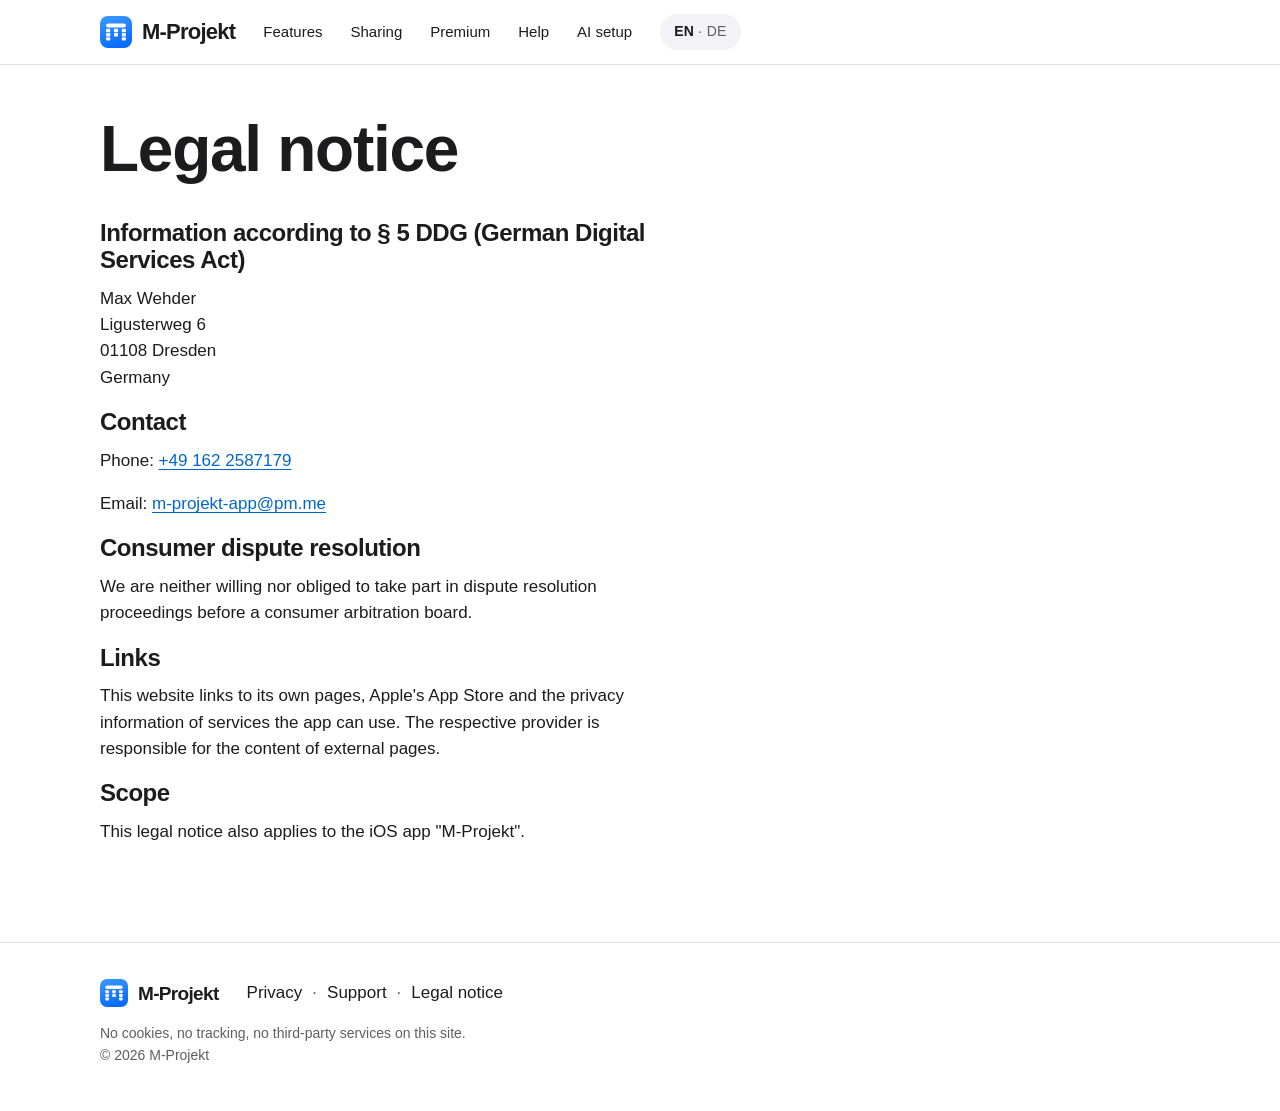
<file: en/impressum.html>
<!doctype html>
<html lang="en">
<head>
<meta charset="utf-8">
<meta name="viewport" content="width=device-width, initial-scale=1, viewport-fit=cover">
<title>Legal notice – M-Projekt</title>
<meta name="description" content="M-Projekt for iPhone, iPad and Mac: tasks, boards and calendar in one place – with AI that thinks ahead and respects your data.">
<meta name="color-scheme" content="light dark">
<meta name="theme-color" content="#ffffff" media="(prefers-color-scheme: light)">
<meta name="theme-color" content="#000000" media="(prefers-color-scheme: dark)">
<link rel="icon" href="../assets/app-icon.svg" type="image/svg+xml">
<link rel="apple-touch-icon" href="../assets/apple-touch-icon.png">
<link rel="alternate" hreflang="de" href="../impressum.html">
<link rel="stylesheet" href="../assets/site.css">
<script src="../assets/site.js"></script>
</head>
<body class="page-impressum">
<a class="skip" href="#inhalt">Skip to content</a>
<header class="top">
<div class="wrap top-in">
<a class="brand" href="index.html" aria-label="M-Projekt"><img src="../assets/app-icon.svg" alt="" width="32" height="32"><span class="wm" aria-hidden="true">M-Projekt</span></a>
<nav aria-label="Main navigation"><ul class="nav"><li><a href="index.html#funktionen">Features</a></li><li><a href="index.html#teilen">Sharing</a></li><li><a href="index.html#premium">Premium</a></li><li><a href="hilfe.html">Help</a></li><li><a href="ki-setup.html">AI setup</a></li></ul></nav>
<a class="lang" href="../impressum.html" hreflang="de" lang="de" aria-label="Deutsch"><span aria-hidden="true"><b>EN</b> · DE</span></a>
</div>
</header>
<main id="inhalt">
<div class="wrap doc narrow">
<header class="doc-head"><h1>Legal notice</h1></header>
<article class="prose">
<section id="information-according-to-5-ddg-german-digital-services-act"><h2>Information according to § 5 DDG (German Digital Services Act)</h2>
<p>Max Wehder<br>Ligusterweg 6<br>01108 Dresden<br>Germany</p>
</section>
<section id="contact"><h2>Contact</h2>
<p>Phone: <a href="tel:+491622587179">+49 162 2587179</a></p>
<p>Email: <a href="mailto:m-projekt-app@pm.me">m-projekt-app@pm.me</a></p>
</section>
<section id="consumer-dispute-resolution"><h2>Consumer dispute resolution</h2>
<p>We are neither willing nor obliged to take part in dispute resolution proceedings before a consumer arbitration board.</p>
</section>
<section id="links"><h2>Links</h2>
<p>This website links to its own pages, Apple's App Store and the privacy information of services the app can use. The respective provider is responsible for the content of external pages.</p>
</section>
<section id="scope"><h2>Scope</h2>
<p>This legal notice also applies to the iOS app "M-Projekt".</p>
</section>
</article></div>
</main>
<footer class="foot">
<div class="wrap foot-in">
<div class="foot-brand"><img src="../assets/app-icon.svg" alt="" width="28" height="28"><span class="wm wm-s" aria-hidden="true">M-Projekt</span><span class="vh">M-Projekt</span></div>
<nav aria-label="Footer"><ul class="foot-nav"><li><a href="datenschutz.html">Privacy</a></li><li><a href="hilfe.html">Support</a></li><li><a href="impressum.html">Legal notice</a></li></ul></nav>
<p class="foot-note">No cookies, no tracking, no third-party services on this site.<br>© 2026 M-Projekt</p>
</div>
</footer>
</body>
</html>
</file>
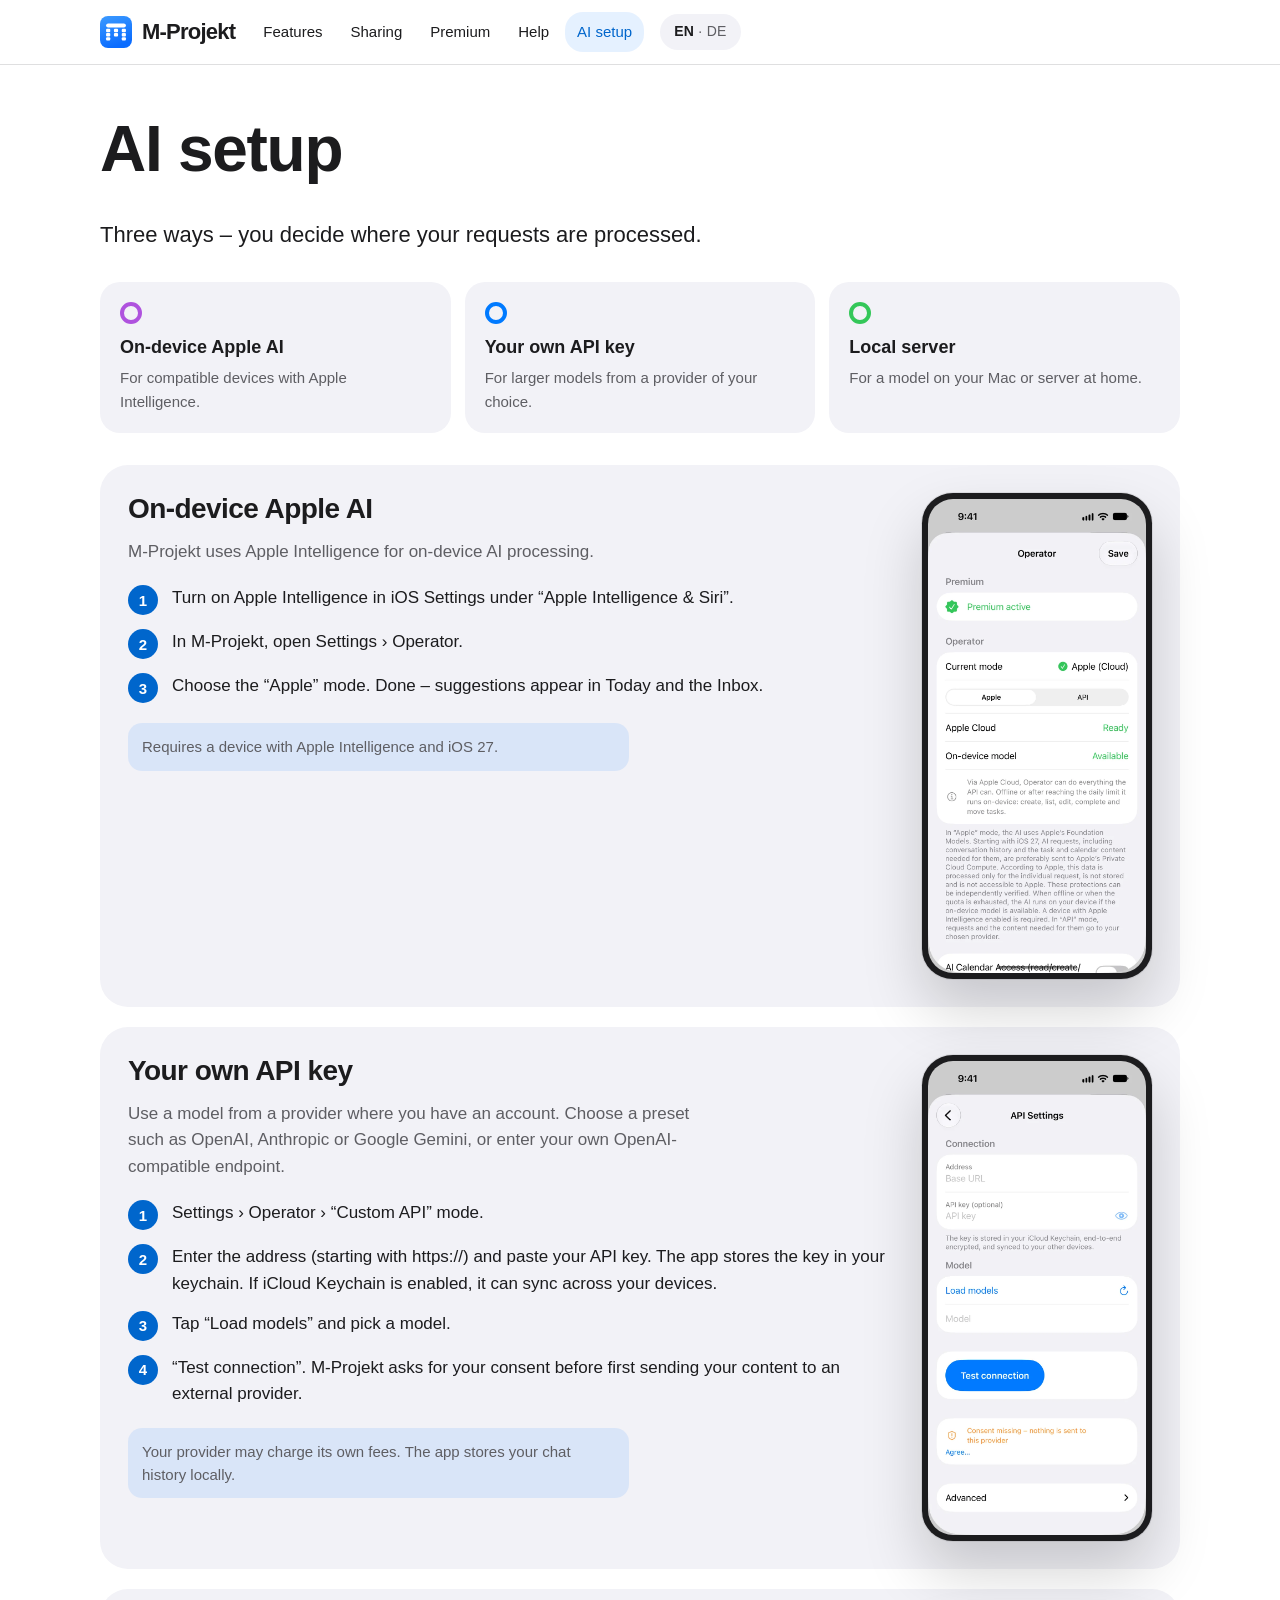
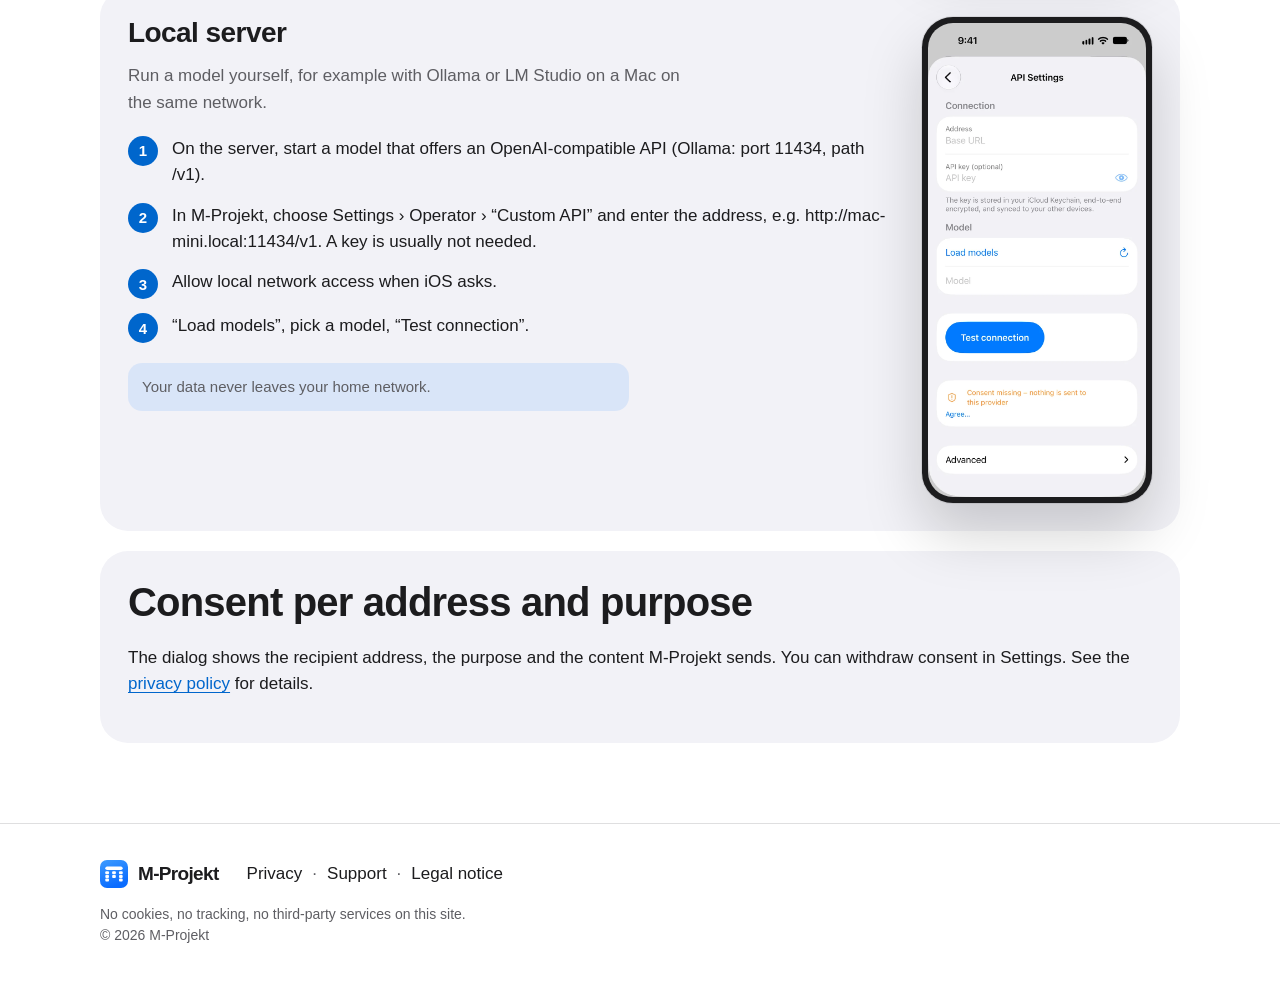
<file: en/ki-setup.html>
<!doctype html>
<html lang="en">
<head>
<meta charset="utf-8">
<meta name="viewport" content="width=device-width, initial-scale=1, viewport-fit=cover">
<title>AI setup – M-Projekt</title>
<meta name="description" content="M-Projekt for iPhone, iPad and Mac: tasks, boards and calendar in one place – with AI that thinks ahead and respects your data.">
<meta name="color-scheme" content="light dark">
<meta name="theme-color" content="#ffffff" media="(prefers-color-scheme: light)">
<meta name="theme-color" content="#000000" media="(prefers-color-scheme: dark)">
<link rel="icon" href="../assets/app-icon.svg" type="image/svg+xml">
<link rel="apple-touch-icon" href="../assets/apple-touch-icon.png">
<link rel="alternate" hreflang="de" href="../ki-setup.html">
<link rel="stylesheet" href="../assets/site.css">
<script src="../assets/site.js"></script>
</head>
<body class="page-ki-setup">
<a class="skip" href="#inhalt">Skip to content</a>
<header class="top">
<div class="wrap top-in">
<a class="brand" href="index.html" aria-label="M-Projekt"><img src="../assets/app-icon.svg" alt="" width="32" height="32"><span class="wm" aria-hidden="true">M-Projekt</span></a>
<nav aria-label="Main navigation"><ul class="nav"><li><a href="index.html#funktionen">Features</a></li><li><a href="index.html#teilen">Sharing</a></li><li><a href="index.html#premium">Premium</a></li><li><a href="hilfe.html">Help</a></li><li><a href="ki-setup.html" aria-current="page">AI setup</a></li></ul></nav>
<a class="lang" href="../ki-setup.html" hreflang="de" lang="de" aria-label="Deutsch"><span aria-hidden="true"><b>EN</b> · DE</span></a>
</div>
</header>
<main id="inhalt">
<div class="wrap page">
<header class="page-head"><h1>AI setup</h1><p class="lead">Three ways – you decide where your requests are processed.</p></header>
<ul class="ways"><li><a class="way" href="#apple"><span class="ring-dot" style="--c:#af52de" aria-hidden="true"></span><strong>On-device Apple AI</strong><span>For compatible devices with Apple Intelligence.</span></a></li><li><a class="way" href="#api"><span class="ring-dot" style="--c:#007aff" aria-hidden="true"></span><strong>Your own API key</strong><span>For larger models from a provider of your choice.</span></a></li><li><a class="way" href="#lokal"><span class="ring-dot" style="--c:#34c759" aria-hidden="true"></span><strong>Local server</strong><span>For a model on your Mac or server at home.</span></a></li></ul>
<section class="ai-sec card reveal" id="apple" aria-labelledby="h-apple">
<div class="ai-txt"><h2 id="h-apple">On-device Apple AI</h2><p>M-Projekt uses Apple Intelligence for on-device AI processing.</p><ol class="steps"><li><span class="step-n" aria-hidden="true">1</span><p><span class="sr">Step 1: </span>Turn on Apple Intelligence in iOS Settings under “Apple Intelligence & Siri”.</p></li><li><span class="step-n" aria-hidden="true">2</span><p><span class="sr">Step 2: </span>In M-Projekt, open Settings › Operator.</p></li><li><span class="step-n" aria-hidden="true">3</span><p><span class="sr">Step 3: </span>Choose the “Apple” mode. Done – suggestions appear in Today and the Inbox.</p></li></ol><p class="note">Requires a device with Apple Intelligence and iOS 27.</p></div>
<div class="ai-img"><figure class="phone small"><picture><img src="../assets/img/en/setup-apple.webp" alt="Operator settings in Apple mode: Apple cloud ready, on-device model available." width="402" height="874" loading="lazy" decoding="async"></picture></figure></div></section><section class="ai-sec card reveal" id="api" aria-labelledby="h-api">
<div class="ai-txt"><h2 id="h-api">Your own API key</h2><p>Use a model from a provider where you have an account. Choose a preset such as OpenAI, Anthropic or Google Gemini, or enter your own OpenAI-compatible endpoint.</p><ol class="steps"><li><span class="step-n" aria-hidden="true">1</span><p><span class="sr">Step 1: </span>Settings › Operator › “Custom API” mode.</p></li><li><span class="step-n" aria-hidden="true">2</span><p><span class="sr">Step 2: </span>Enter the address (starting with https://) and paste your API key. The app stores the key in your keychain. If iCloud Keychain is enabled, it can sync across your devices.</p></li><li><span class="step-n" aria-hidden="true">3</span><p><span class="sr">Step 3: </span>Tap “Load models” and pick a model.</p></li><li><span class="step-n" aria-hidden="true">4</span><p><span class="sr">Step 4: </span>“Test connection”. M-Projekt asks for your consent before first sending your content to an external provider.</p></li></ol><p class="note">Your provider may charge its own fees. The app stores your chat history locally.</p></div>
<div class="ai-img"><figure class="phone small"><picture><img src="../assets/img/en/setup-api.webp" alt="API settings with address, API key, model selection and connection test." width="402" height="874" loading="lazy" decoding="async"></picture></figure></div></section><section class="ai-sec card reveal" id="lokal" aria-labelledby="h-lokal">
<div class="ai-txt"><h2 id="h-lokal">Local server</h2><p>Run a model yourself, for example with Ollama or LM Studio on a Mac on the same network.</p><ol class="steps"><li><span class="step-n" aria-hidden="true">1</span><p><span class="sr">Step 1: </span>On the server, start a model that offers an OpenAI-compatible API (Ollama: port 11434, path /v1).</p></li><li><span class="step-n" aria-hidden="true">2</span><p><span class="sr">Step 2: </span>In M-Projekt, choose Settings › Operator › “Custom API” and enter the address, e.g. http://mac-mini.local:11434/v1. A key is usually not needed.</p></li><li><span class="step-n" aria-hidden="true">3</span><p><span class="sr">Step 3: </span>Allow local network access when iOS asks.</p></li><li><span class="step-n" aria-hidden="true">4</span><p><span class="sr">Step 4: </span>“Load models”, pick a model, “Test connection”.</p></li></ol><p class="note">Your data never leaves your home network.</p></div>
<div class="ai-img"><figure class="phone small"><picture><img src="../assets/img/en/setup-lokal.webp" alt="API settings: enter your local server’s address here; a key is optional." width="402" height="874" loading="lazy" decoding="async"></picture></figure></div></section>
<section class="card reveal" aria-labelledby="h-consent"><h2 id="h-consent">Consent per address and purpose</h2><p>The dialog shows the recipient address, the purpose and the content M-Projekt sends. You can withdraw consent in Settings. See the <a href="datenschutz.html#ai-features">privacy policy</a> for details.</p></section>
</div>
</main>
<footer class="foot">
<div class="wrap foot-in">
<div class="foot-brand"><img src="../assets/app-icon.svg" alt="" width="28" height="28"><span class="wm wm-s" aria-hidden="true">M-Projekt</span><span class="vh">M-Projekt</span></div>
<nav aria-label="Footer"><ul class="foot-nav"><li><a href="datenschutz.html">Privacy</a></li><li><a href="hilfe.html">Support</a></li><li><a href="impressum.html">Legal notice</a></li></ul></nav>
<p class="foot-note">No cookies, no tracking, no third-party services on this site.<br>© 2026 M-Projekt</p>
</div>
</footer>
</body>
</html>
</file>
<file: assets/site.css>
/* M-Projekt – Website
   Statisch, ohne externe Schriften, Skripte oder Tracking.
   Farben und Formen aus dem App-Design (iOS 27, Liquid Glass). */

:root {
  color-scheme: light dark;
  --bg: #ffffff;
  --bg2: #f2f2f7;
  --card: #ffffff;
  --card2: #f2f2f7;
  --text: #1c1c1e;
  --text2: #5e5e63;
  --sep: rgba(60, 60, 67, 0.16);
  --accent: #0066cc;          /* Text & Links (AA auf Weiß/Grau) */
  --accent-ui: #007aff;       /* Systemblau für Flächen und Symbole */
  --accent-soft: rgba(0, 122, 255, 0.10);
  --btn: #0066cc;
  --btn-text: #ffffff;
  --store: #000000;
  --store-text: #ffffff;
  --glass: rgba(255, 255, 255, 0.72);
  --shadow: 0 1px 2px rgba(0, 0, 0, 0.04), 0 8px 30px rgba(0, 0, 0, 0.06);
  --phone-edge: #1c1c1e;
  --purple: #af52de; --blue: #007aff; --green: #34c759; --orange: #ff9500;
  --r-lg: 28px; --r-md: 20px; --r-sm: 14px;
  --wrap: 1120px;
  --font: -apple-system, BlinkMacSystemFont, "SF Pro Text", "SF Pro Display", "Helvetica Neue", "Segoe UI", Roboto, Arial, sans-serif;
}
@media (prefers-color-scheme: dark) {
  :root {
    --bg: #000000;
    --bg2: #1c1c1e;
    --card: #1c1c1e;
    --card2: #2c2c2e;
    --text: #ffffff;
    --text2: #aeaeb2;
    --sep: rgba(84, 84, 88, 0.6);
    --accent: #4da3ff;
    --accent-ui: #0a84ff;
    --accent-soft: rgba(10, 132, 255, 0.18);
    --btn: #0a5fd1;
    --store: #ffffff;
    --store-text: #000000;
    --glass: rgba(28, 28, 30, 0.72);
    --shadow: 0 0 0 1px rgba(255, 255, 255, 0.06);
    --phone-edge: #3a3a3c;
  }
}

*, *::before, *::after { box-sizing: border-box; }
html { -webkit-text-size-adjust: 100%; scroll-padding-top: 120px; }
@media (prefers-reduced-motion: no-preference) { html { scroll-behavior: smooth; } }
body {
  margin: 0; background: var(--bg); color: var(--text);
  font-family: var(--font); font-size: 17px; line-height: 1.55;
  -webkit-font-smoothing: antialiased;
  display: flex; flex-direction: column; min-height: 100vh;
}
main { flex: 1 0 auto; }
img { max-width: 100%; height: auto; display: block; }
a { color: var(--accent); text-underline-offset: 3px; }
a:hover { text-decoration-thickness: 2px; }
:focus-visible { outline: 3px solid var(--accent-ui); outline-offset: 3px; border-radius: 8px; }
h1, h2, h3 { line-height: 1.15; letter-spacing: -0.02em; margin: 0 0 0.5em; }
h1 { font-size: clamp(32px, 6vw, 64px); font-weight: 800; overflow-wrap: break-word; -webkit-hyphens: auto; hyphens: auto; }
h2 { font-size: clamp(28px, 3.6vw, 40px); font-weight: 700; }
h3 { font-size: 22px; font-weight: 700; letter-spacing: -0.01em; }
p { margin: 0 0 1em; }
.wrap { max-width: var(--wrap); margin: 0 auto; padding: 0 20px; }
.lead { font-size: clamp(19px, 2vw, 22px); line-height: 1.45; color: var(--text); }
.muted { color: var(--text2); }
.small { font-size: 15px; }
.center { text-align: center; }
.sr { position: absolute; width: 1px; height: 1px; overflow: hidden; clip: rect(0 0 0 0); white-space: nowrap; }

.skip { position: absolute; left: 12px; top: -60px; z-index: 100; background: var(--btn); color: #fff; padding: 10px 16px; border-radius: 12px; font-weight: 600; }
.skip:focus { top: 12px; }

/* ---------- Kopf ---------- */
.top { position: sticky; top: 0; z-index: 50; background: var(--glass); -webkit-backdrop-filter: saturate(180%) blur(20px); backdrop-filter: saturate(180%) blur(20px); border-bottom: 0.5px solid var(--sep); }
.top-in { display: flex; align-items: center; gap: 16px; height: 64px; }
.brand { display: flex; align-items: center; gap: 10px; color: var(--text); text-decoration: none; font-weight: 700; font-size: 19px; letter-spacing: -0.01em; }
.brand img { border-radius: 8px; }
.wm { display: block; flex: none; color: var(--text); font-size: 22px; font-weight: 700; letter-spacing: -0.035em; line-height: 1.12; white-space: nowrap; }
.wm-s { font-size: 19px; }
.wm-xl { font-size: clamp(46px, 7.4vw, 80px); }
.vh { position: absolute; width: 1px; height: 1px; padding: 0; margin: -1px; overflow: hidden; clip: rect(0 0 0 0); white-space: nowrap; border: 0; }
.hero-wm { margin: 0 0 14px; }
.nav { display: flex; gap: 4px; list-style: none; margin: 0 0 0 auto; padding: 0; }
.nav a { display: block; padding: 8px 12px; border-radius: 18px; color: var(--text); text-decoration: none; font-size: 15px; font-weight: 500; }
.nav a:hover, .nav a[aria-current="page"] { background: var(--accent-soft); color: var(--accent); }
.lang { display: inline-flex; align-items: center; height: 36px; padding: 0 14px; border-radius: 18px; background: var(--card2); color: var(--text2); text-decoration: none; font-size: 14px; letter-spacing: 0.02em; white-space: nowrap; }
.lang b { color: var(--text); }
.lang:hover { background: var(--accent-soft); }
@media (max-width: 860px) {
  .top-in { flex-wrap: wrap; height: auto; padding-top: 10px; gap: 6px 16px; }
  .brand { height: 44px; }
  .lang { margin-left: auto; }
  .top nav { order: 3; width: 100%; }
  .nav { margin: 0 -8px 8px; overflow-x: auto; scrollbar-width: none; -webkit-overflow-scrolling: touch; }
  .nav::-webkit-scrollbar { display: none; }
  .nav a { white-space: nowrap; padding: 6px 10px; font-size: 15px; }
}

/* ---------- Hero ---------- */
.hero { padding: 56px 0 24px; overflow: hidden; }
.hero-in { display: grid; grid-template-columns: 1.05fr 1fr; gap: 40px; align-items: center; }
.hero-icon { width: 96px; height: 96px; border-radius: 22px; box-shadow: 0 10px 30px rgba(0, 102, 204, 0.25); margin-bottom: 20px; }
.hero h1 { margin-bottom: 12px; }
.hero .lead { max-width: 30ch; margin-bottom: 28px; }
.hero-cta { display: flex; flex-wrap: wrap; gap: 12px; margin-bottom: 14px; }
.hero-img { position: relative; height: 620px; }
.hero-img .phone { position: absolute; width: 270px; }
.hero-img .phone.front { right: 46%; top: 40px; z-index: 2; }
.hero-img .phone.back { right: 6%; top: 0; transform: rotate(4deg); opacity: 0.98; }
@media (max-width: 860px) {
  .hero { padding-top: 36px; }
  .hero-in { grid-template-columns: 1fr; text-align: center; }
  .hero-icon { margin: 0 auto 18px; width: 84px; height: 84px; }
  .hero-wm .wm { margin: 0 auto; }
  .hero .lead { margin-left: auto; margin-right: auto; }
  .hero-cta { justify-content: center; }
  .hero-img { height: 470px; max-width: 420px; width: 100%; margin: 0 auto; }
  .hero-img .phone { width: 205px; }
  .hero-img .phone.front { right: auto; left: 2%; top: 30px; }
  .hero-img .phone.back { right: 2%; }
}

.store { display: inline-flex; align-items: center; gap: 10px; height: 56px; padding: 0 22px 0 18px; border-radius: 14px; background: var(--store); color: var(--store-text); text-decoration: none; }
.store-ic { width: 26px; height: 26px; }
.store span { display: flex; flex-direction: column; line-height: 1.1; text-align: left; }
.store small { font-size: 12px; }
.store strong { font-size: 21px; font-weight: 600; letter-spacing: -0.01em; }
.store:hover { opacity: 0.88; }
.store.soon { opacity: 0.6; cursor: default; }
.store.soon:hover { opacity: 0.6; }

/* Projektringe (Deko) */
.rings { position: absolute; inset: 0; pointer-events: none; }
.rings span { position: absolute; width: 120px; height: 120px; border-radius: 50%;
  background: conic-gradient(var(--c) var(--p), color-mix(in srgb, var(--c) 18%, transparent) 0);
  -webkit-mask: radial-gradient(circle, transparent 47px, #000 48px); mask: radial-gradient(circle, transparent 47px, #000 48px); opacity: 0.9; }
.hero-rings span:nth-child(1) { left: 2%; top: 4%; width: 92px; height: 92px; -webkit-mask: radial-gradient(circle, transparent 35px, #000 36px); mask: radial-gradient(circle, transparent 35px, #000 36px); }
.hero-rings span:nth-child(2) { right: 0; bottom: 10%; }
.hero-rings span:nth-child(3) { left: 8%; bottom: 2%; width: 70px; height: 70px; -webkit-mask: radial-gradient(circle, transparent 26px, #000 27px); mask: radial-gradient(circle, transparent 26px, #000 27px); }
.hero-rings span:nth-child(4) { right: 34%; top: -2%; width: 56px; height: 56px; -webkit-mask: radial-gradient(circle, transparent 20px, #000 21px); mask: radial-gradient(circle, transparent 20px, #000 21px); }
.ring-dot { display: inline-block; width: 28px; height: 28px; border-radius: 50%; border: 5px solid var(--c); margin-bottom: 14px; }

/* iPhone-Rahmen */
.phone { margin: 0; border-radius: 13.5% / 6.2%; overflow: hidden; background: var(--phone-edge); padding: 2.6%;
  box-shadow: 0 30px 60px rgba(0, 0, 0, 0.18), 0 0 0 1px rgba(0, 0, 0, 0.08); }
.phone picture, .phone img { border-radius: 11.5% / 5.3%; overflow: hidden; width: 100%; }
@media (prefers-color-scheme: dark) { .phone { box-shadow: 0 30px 60px rgba(0, 0, 0, 0.6), 0 0 0 1px rgba(255, 255, 255, 0.12); } }

/* ---------- Abschnitte ---------- */
.sec { padding: 80px 0; }
.sec.alt { background: var(--bg2); }
.sec-title { text-align: center; max-width: 22ch; margin: 0 auto 56px; }
.feat { display: grid; grid-template-columns: 1fr 1fr; gap: 56px; align-items: center; padding: 36px 0; }
.feat.rev .feat-txt { order: 2; }
.feat-txt { max-width: 46ch; }
.feat-txt p { color: var(--text2); }
.feat-img { display: flex; justify-content: center; }
.feat-img .phone { width: min(300px, 74vw); }
.ticks { list-style: none; padding: 0; margin: 0 0 1em; }
.ticks li { display: flex; gap: 10px; align-items: flex-start; padding: 6px 0; }
.ck { width: 22px; height: 22px; flex: none; color: #ffffff; background: var(--accent-ui); border-radius: 50%; padding: 2px; margin-top: 2px; }
.link { font-weight: 600; text-decoration: none; }
.link:hover { text-decoration: underline; }
@media (max-width: 860px) {
  .sec { padding: 56px 0; }
  .sec-title { margin-bottom: 28px; }
  .feat, .feat.rev { grid-template-columns: 1fr; gap: 28px; padding: 28px 0; }
  .feat.rev .feat-txt { order: 0; }
  .feat-txt { max-width: none; }
}

/* Teilen */
.share { display: grid; grid-template-columns: 1.2fr 1fr; gap: 56px; align-items: center; }
.share-grid { list-style: none; padding: 0; margin: 28px 0 0; display: grid; grid-template-columns: 1fr 1fr; gap: 14px; }
.share-grid li { background: var(--card); border-radius: var(--r-md); padding: 18px 20px; box-shadow: var(--shadow); }
.share-grid h3 { font-size: 17px; margin-bottom: 4px; }
.share-grid p { margin: 0; color: var(--text2); font-size: 15px; }
.share-img { display: flex; justify-content: center; }
.share-img .phone { width: min(300px, 74vw); }
@media (max-width: 860px) { .share { grid-template-columns: 1fr; gap: 32px; } }
@media (max-width: 480px) { .share-grid { grid-template-columns: 1fr; } }

/* Premium */
.plans { display: grid; grid-template-columns: 1fr 1fr; gap: 20px; max-width: 880px; margin: 0 auto 24px; }
.plan { background: var(--card2); border-radius: var(--r-lg); padding: 28px; }
.plan h3 { font-size: 26px; margin-bottom: 2px; }
.plan .muted { margin-bottom: 18px; }
.plan.pro { background: var(--card); box-shadow: 0 0 0 2px var(--accent-ui), var(--shadow); }
@media (max-width: 720px) { .plans { grid-template-columns: 1fr; } }

/* ---------- Fuß ---------- */
.foot { border-top: 0.5px solid var(--sep); padding: 36px 0 44px; background: var(--bg); }
.foot-in { display: flex; flex-wrap: wrap; align-items: center; gap: 16px 28px; }
.foot-brand { display: flex; align-items: center; gap: 10px; font-weight: 700; }
.foot-brand img { border-radius: 7px; }
.foot-nav { display: flex; list-style: none; margin: 0; padding: 0; gap: 0; }
.foot-nav li + li::before { content: "·"; color: var(--text2); padding: 0 10px; }
.foot-nav a { color: var(--text); text-decoration: none; font-weight: 500; }
.foot-nav a:hover { color: var(--accent); text-decoration: underline; }
.foot-note { flex-basis: 100%; margin: 0; color: var(--text2); font-size: 14px; }

/* ---------- Unterseiten ---------- */
.page { padding: 48px 20px 80px; }
.page-head { max-width: 720px; margin-bottom: 32px; }
.card { background: var(--card2); border-radius: var(--r-lg); padding: 28px; }
.btn { display: inline-flex; align-items: center; justify-content: center; height: 50px; padding: 0 24px; border-radius: 25px; background: var(--btn); color: var(--btn-text); font-weight: 600; text-decoration: none; white-space: nowrap; }
.btn:hover { filter: brightness(1.08); }

/* Hilfe */
.contact { display: flex; gap: 24px; align-items: center; justify-content: space-between; margin-bottom: 48px; }
.contact h2 { font-size: 26px; }
.contact p:last-child { margin-bottom: 0; }
@media (max-width: 720px) { .contact { flex-direction: column; align-items: flex-start; } }
.chips { display: flex; flex-wrap: wrap; gap: 8px; list-style: none; padding: 0; margin: 0 0 8px; }
.chips a { display: inline-block; padding: 7px 14px; border-radius: 18px; background: var(--card2); color: var(--text); text-decoration: none; font-size: 15px; font-weight: 500; }
.chips a:hover { background: var(--accent-soft); color: var(--accent); }
.faq-group { font-size: 15px; text-transform: uppercase; letter-spacing: 0.06em; color: var(--text2); margin: 32px 0 10px; }
.faq { background: var(--card2); border-radius: var(--r-md); overflow: hidden; max-width: 820px; }
.faq details + details { border-top: 0.5px solid var(--sep); }
.faq summary { list-style: none; cursor: pointer; padding: 18px 56px 18px 20px; font-weight: 600; position: relative; }
.faq summary::-webkit-details-marker { display: none; }
.faq summary::after { content: ""; position: absolute; right: 22px; top: 50%; width: 10px; height: 10px; margin-top: -7px; border-right: 2.5px solid var(--text2); border-bottom: 2.5px solid var(--text2); transform: rotate(45deg); transition: transform 0.2s; }
.faq details[open] summary::after { transform: rotate(-135deg); margin-top: -2px; }
.faq summary:focus-visible { outline-offset: -3px; border-radius: 0; }
.ans { padding: 0 20px 18px; color: var(--text2); max-width: 68ch; }
.ans p { margin: 0; }

/* KI einrichten */
.ways { list-style: none; padding: 0; margin: 0 0 32px; display: grid; grid-template-columns: repeat(3, 1fr); gap: 14px; }
.way { display: flex; flex-direction: column; height: 100%; padding: 20px; border-radius: var(--r-md); background: var(--card2); color: var(--text); text-decoration: none; }
.way strong { font-size: 18px; margin-bottom: 4px; }
.way span:last-child { color: var(--text2); font-size: 15px; }
.way:hover { box-shadow: 0 0 0 2px var(--accent-ui); }
.way .ring-dot { width: 22px; height: 22px; border-width: 4px; margin-bottom: 10px; }
@media (max-width: 720px) { .ways { grid-template-columns: 1fr; } }
.ai-sec { display: grid; grid-template-columns: 1fr 230px; gap: 32px; align-items: start; margin-bottom: 20px; }
.ai-sec h2 { font-size: 28px; }
.ai-txt > p { color: var(--text2); max-width: 60ch; }
.ai-img .phone.small { width: 230px; }
.steps { list-style: none; padding: 0; margin: 20px 0; display: grid; gap: 14px; }
.steps li { display: flex; gap: 14px; align-items: flex-start; }
.steps p { margin: 0; }
.step-n { flex: none; width: 30px; height: 30px; border-radius: 15px; background: var(--btn); color: #fff; font-weight: 700; font-size: 15px; display: flex; align-items: center; justify-content: center; }
.note { font-size: 15px; padding: 12px 14px; border-radius: var(--r-sm); background: var(--accent-soft); color: var(--text); margin: 0; max-width: 60ch; }
@media (max-width: 720px) {
  .ai-sec { grid-template-columns: 1fr; }
  .ai-img { display: flex; justify-content: center; }
  .ai-img .phone.small { width: 200px; }
}

/* Langtext (Datenschutz, Impressum) */
.doc { padding: 48px 20px 80px; }
.doc-head { max-width: 68ch; margin-bottom: 32px; }
.doc-grid { display: grid; grid-template-columns: 240px minmax(0, 1fr); gap: 56px; align-items: start; }
.toc { position: sticky; top: 88px; }
.toc summary { font-weight: 700; font-size: 15px; text-transform: uppercase; letter-spacing: 0.06em; color: var(--text2); cursor: pointer; margin-bottom: 8px; }
.toc ol { margin: 0; padding: 0 0 0 1.4em; font-size: 15px; }
.toc li { padding: 4px 0; color: var(--text2); }
.toc a { color: var(--text); text-decoration: none; }
.toc a:hover { color: var(--accent); text-decoration: underline; }
.prose { max-width: 68ch; }
.prose h2 { font-size: 24px; margin-top: 1.6em; }
.prose section:first-child h2, .prose h2:first-child { margin-top: 0; }
.prose .num { color: var(--text2); font-weight: 600; }
.prose li { margin-bottom: 0.3em; }
.ph { display: inline-block; font-size: 14px; font-weight: 600; color: var(--accent); background: var(--accent-soft); padding: 4px 10px; border-radius: 10px; }
.narrow .prose { max-width: 60ch; }
.prose h3 { font-size: 18px; margin-top: 1.4em; }
.prose code { font-size: 0.92em; }
/* Tabelle Zwecke und Rechtsgrundlagen: auf schmalen Bildschirmen seitlich scrollbar */
.table-wrap { overflow-x: auto; margin: 1em 0; }
.prose table { border-collapse: collapse; width: 100%; font-size: 15px; }
.prose th, .prose td { text-align: left; vertical-align: top; padding: 8px 10px; border-bottom: 0.5px solid var(--sep); }
.prose th { color: var(--text2); font-weight: 700; }
@media (max-width: 860px) {
  .doc-grid { grid-template-columns: 1fr; gap: 24px; }
  .toc { position: static; background: var(--card2); border-radius: var(--r-md); padding: 16px 18px; }
  .toc summary { margin: 0; }
  .toc details[open] summary { margin-bottom: 8px; }
}

@media print {
  .top, .foot, .toc, .skip { display: none; }
  body { color: #000; background: #fff; }
}

/* ---------- Wechselnde Screens ---------- */
.phone.cycle .screen { position: relative; border-radius: 11.5% / 5.3%; overflow: hidden; }
.phone.cycle .layer { display: block; }
.phone.cycle .layer.l1 { position: absolute; inset: 0; opacity: 0; }
.cyc-labels { display: flex; justify-content: center; gap: 6px; margin-top: 16px; }
.cyc-l { font-size: 13px; font-weight: 600; padding: 5px 12px; border-radius: 14px; background: var(--card2); color: var(--text2); }
.cyc-l.l0 { background: var(--accent-soft); color: var(--accent); }
.feat-img { flex-direction: column; align-items: center; }

/* ---------- Animationen (nur wenn Bewegung erwünscht) ---------- */
@property --p { syntax: "<percentage>"; inherits: false; initial-value: 0%; }
@media (prefers-reduced-motion: no-preference) {
  @view-transition { navigation: auto; }
  ::view-transition-old(root), ::view-transition-new(root) { animation-duration: 0.28s; }

  /* Kopfzeile wird beim Scrollen etwas deutlicher */
  .top { transition: box-shadow 0.3s, background-color 0.3s; }
  .top.scrolled { box-shadow: 0 6px 24px rgba(0, 0, 0, 0.06); }

  /* Hero: Einblenden in Stufen */
  .hero-txt > * { animation: up 0.8s cubic-bezier(0.2, 0.7, 0.2, 1) both; }
  .hero-txt > :nth-child(1) { animation-name: pop; animation-duration: 0.9s; }
  .hero-txt > :nth-child(2) { animation-delay: 0.08s; }
  .hero-txt > :nth-child(3) { animation-delay: 0.16s; }
  .hero-txt > :nth-child(4) { animation-delay: 0.26s; }
  .hero-txt > :nth-child(5) { animation-delay: 0.34s; }
  .hero-img .phone.front { animation: phoneIn 1.1s 0.15s cubic-bezier(0.2, 0.75, 0.2, 1) both, float 7s 1.4s ease-in-out infinite; }
  .hero-img .phone.back { animation: phoneInBack 1.1s 0.3s cubic-bezier(0.2, 0.75, 0.2, 1) both, floatBack 8s 1.6s ease-in-out infinite; }
  .rings span { animation: ring 1.6s 0.5s cubic-bezier(0.3, 0.8, 0.2, 1) both, spin 30s 2s linear infinite; }
  .rings span:nth-child(2) { animation-delay: 0.7s, 2s; animation-direction: normal, reverse; }
  .rings span:nth-child(3) { animation-delay: 0.9s, 2s; }
  .rings span:nth-child(4) { animation-delay: 1.1s, 2s; animation-direction: normal, reverse; }

  /* Wechselnde Screens: Heute ↔ Woche, Board ↔ Kalender */
  .phone.cycle .layer.l1 { animation: xfade 9s 1s ease-in-out infinite; }
  .cyc-l { transition: background-color 0.4s, color 0.4s; }
  .cyc-l.l0 { animation: tab0 9s 1s step-end infinite; }
  .cyc-l.l1 { animation: tab1 9s 1s step-end infinite; }

  /* Beim Scrollen einblenden */
  .anim .reveal { transition: opacity 0.8s cubic-bezier(0.2, 0.7, 0.2, 1) var(--d, 0s), transform 0.8s cubic-bezier(0.2, 0.7, 0.2, 1) var(--d, 0s); }
  .anim .reveal:not(.in) { opacity: 0; transform: translateY(28px); }
  .anim .feat.reveal .phone { transition: transform 1s cubic-bezier(0.2, 0.7, 0.2, 1) 0.1s; }
  .anim .feat.reveal:not(.in) .phone { transform: translateY(40px) rotate(-3deg) scale(0.96); }
  .anim .feat.rev.reveal:not(.in) .phone { transform: translateY(40px) rotate(3deg) scale(0.96); }
  .anim .feat.reveal .ring-dot { transition: transform 0.6s cubic-bezier(0.3, 1.6, 0.5, 1) 0.2s; }
  .anim .feat.reveal:not(.in) .ring-dot { transform: scale(0); }
  .anim .reveal .ticks li { transition: opacity 0.5s, transform 0.5s; }
  .anim .reveal .ticks li:nth-child(2) { transition-delay: 0.1s; }
  .anim .reveal .ticks li:nth-child(3) { transition-delay: 0.2s; }
  .anim .reveal .ticks li:nth-child(4) { transition-delay: 0.3s; }
  .anim .reveal .ticks li:nth-child(5) { transition-delay: 0.4s; }
  .anim .reveal .ticks li:nth-child(6) { transition-delay: 0.5s; }
  .anim .reveal:not(.in) .ticks li { opacity: 0; transform: translateX(-10px); }
  .anim .reveal.in .ck { animation: tick 0.5s cubic-bezier(0.3, 1.6, 0.5, 1) both; animation-delay: inherit; }

  /* Hover */
  .store, .btn, .way, .chips a, .share-grid li { transition: transform 0.2s, box-shadow 0.2s, opacity 0.2s, background-color 0.2s; }
  .store:not(.soon):hover, .btn:hover { transform: translateY(-2px); }
  .share-grid li:hover, .way:hover { transform: translateY(-3px); }

  /* FAQ weich aufklappen (wo der Browser es kann) */
  :root { interpolate-size: allow-keywords; }
  .faq details::details-content { height: 0; overflow: clip; transition: height 0.3s ease, content-visibility 0.3s allow-discrete; }
  .faq details[open]::details-content { height: auto; }
}
@keyframes up { from { opacity: 0; transform: translateY(18px); } }
@keyframes pop { 0% { opacity: 0; transform: scale(0.6) rotate(-8deg); } 60% { transform: scale(1.06) rotate(2deg); } 100% { opacity: 1; transform: none; } }
@keyframes phoneIn { from { opacity: 0; transform: translateY(80px) rotate(-6deg); } }
@keyframes phoneInBack { from { opacity: 0; transform: translate(60px, 40px) rotate(12deg); } }
@keyframes float { 50% { transform: translateY(-10px); } }
@keyframes floatBack { 0%, 100% { transform: rotate(4deg); } 50% { transform: rotate(4deg) translateY(-14px); } }
@keyframes ring { from { --p: 0%; opacity: 0; transform: scale(0.7); } }
@keyframes spin { to { transform: rotate(360deg); } }
@keyframes xfade { 0%, 42% { opacity: 0; } 50%, 92% { opacity: 1; } 100% { opacity: 0; } }
@keyframes tab0 { 0% { background: var(--accent-soft); color: var(--accent); } 46% { background: var(--card2); color: var(--text2); } 96% { background: var(--accent-soft); color: var(--accent); } }
@keyframes tab1 { 0% { background: var(--card2); color: var(--text2); } 46% { background: var(--accent-soft); color: var(--accent); } 96% { background: var(--card2); color: var(--text2); } }
@keyframes tick { from { transform: scale(0); } }
</file>
